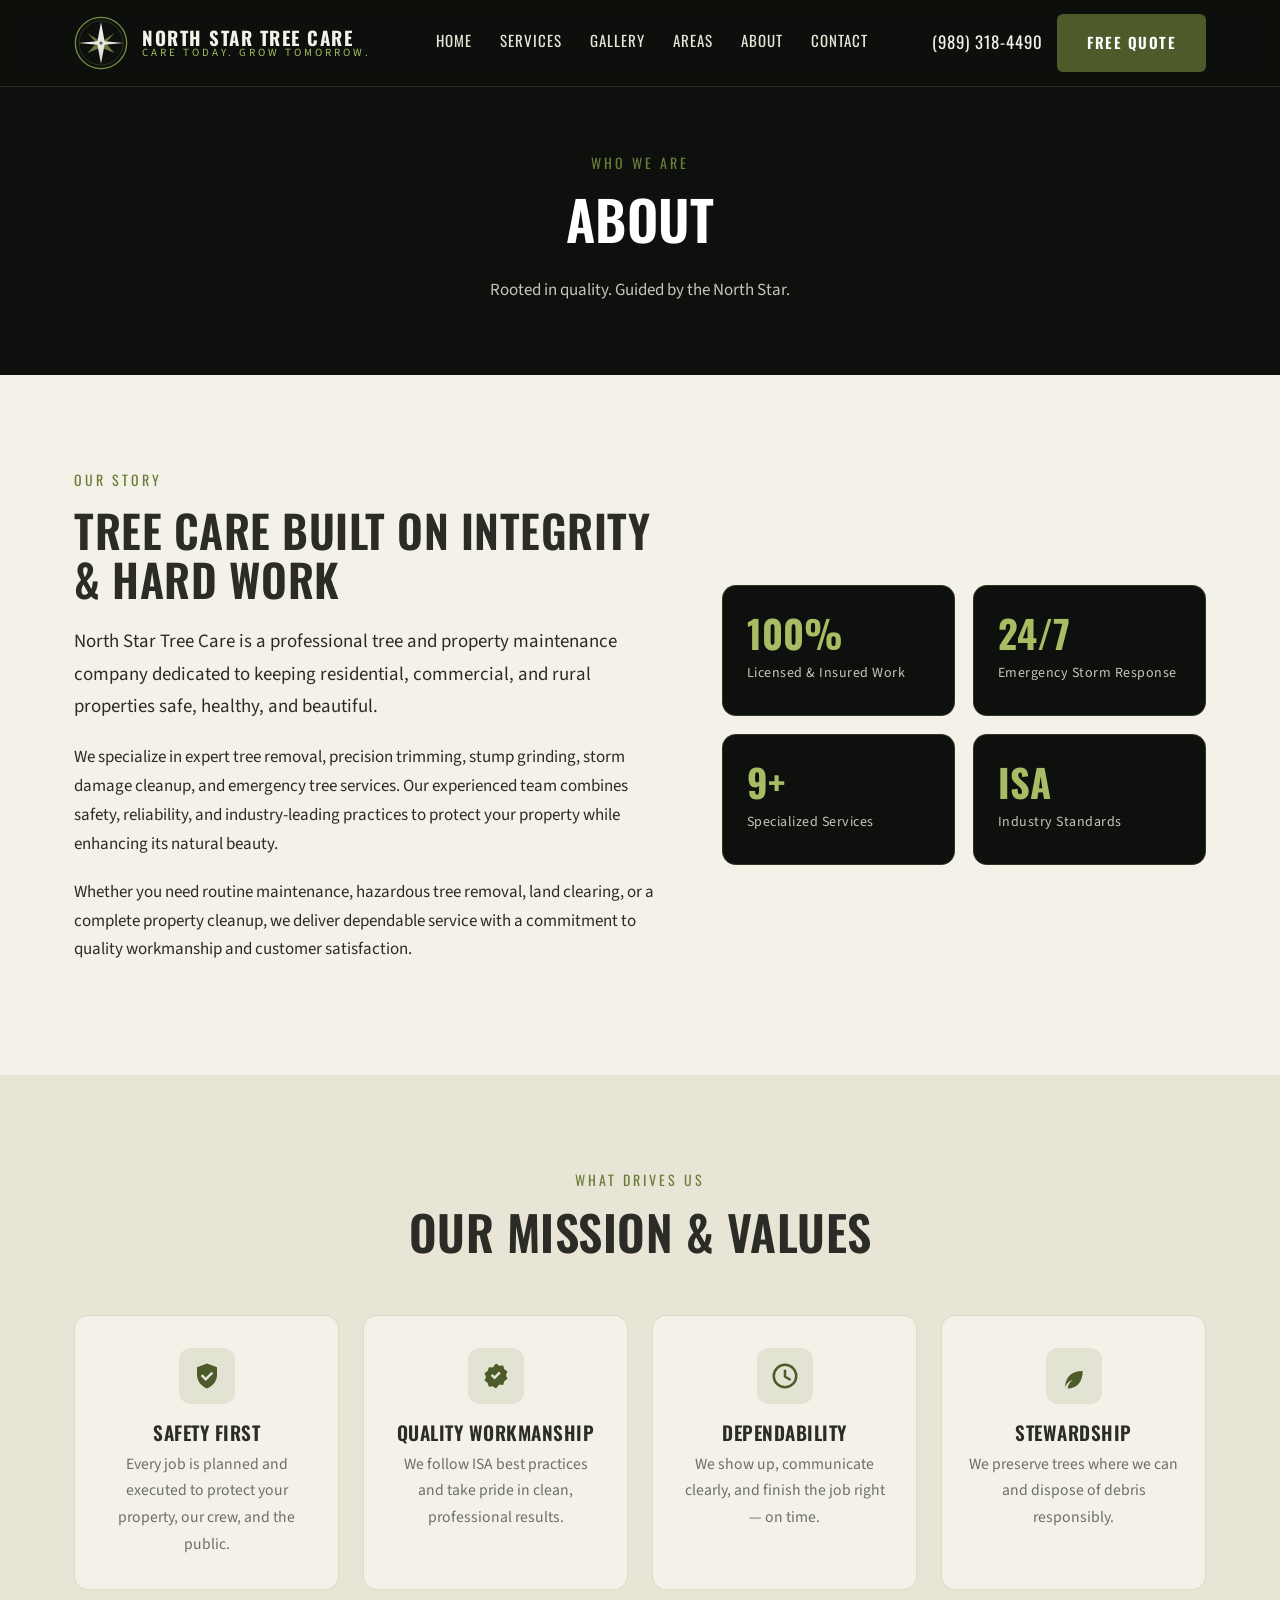
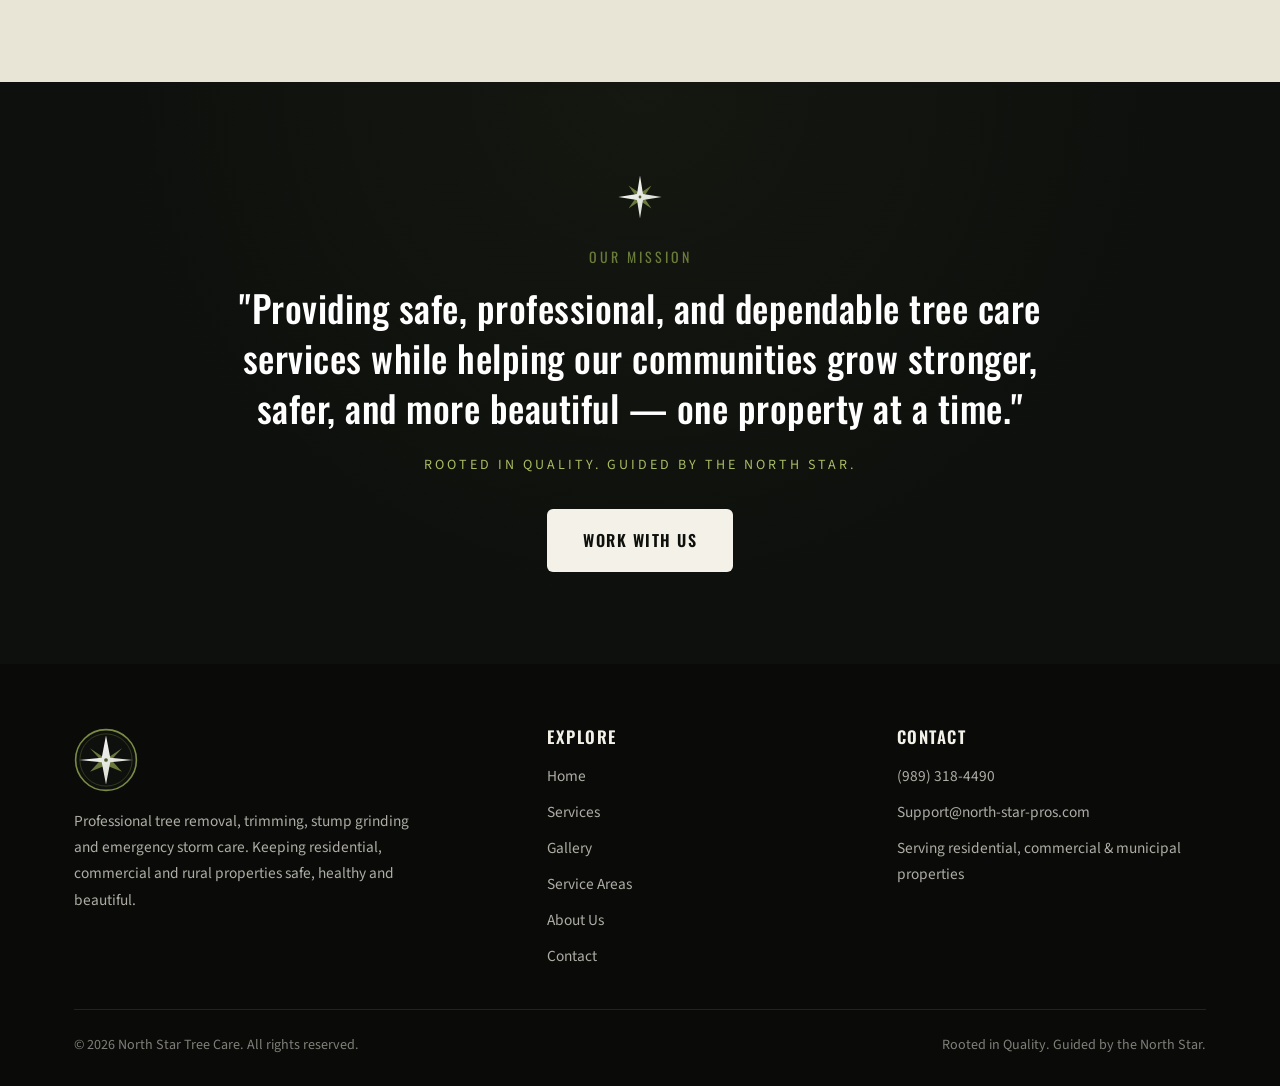
<file: preview/about.html>
<!DOCTYPE html>
<html lang="en-US">
<head>
	<meta charset="UTF-8">
	<meta name="viewport" content="width=device-width, initial-scale=1">
	<link rel="profile" href="https://gmpg.org/xfn/11">
	<link rel="preconnect" href="https://fonts.googleapis.com"><link href="https://fonts.googleapis.com/css2?family=Oswald:wght@400;500;600;700&family=Source+Sans+3:wght@400;500;600&display=swap" rel="stylesheet"><link rel="stylesheet" href="../theme/northstar-tree-care/style.css"><title>North Star Tree Care — About</title></head>
<body class="">

<header class="site-header" id="site-header">
	<div class="header-inner">
		<div class="brand">
			<a class="brand-mark-link" href="index.html"><img class="brand-mark" src="../theme/northstar-tree-care/assets/img/logo.svg" alt="North Star Tree Care"></a>							<div class="brand-text">
					<strong>North Star Tree Care</strong>
					<span>Care Today. Grow Tomorrow.</span>
				</div>
					</div>

		<nav class="primary-nav" id="primary-nav" aria-label="Primary">
			<ul><li><a href="index.html">Home</a></li><li><a href="services.html">Services</a></li><li><a href="gallery.html">Gallery</a></li><li><a href="service-areas.html">Areas</a></li><li><a href="about.html">About</a></li><li><a href="contact.html">Contact</a></li></ul>		</nav>

		<div class="header-cta">
			<a class="header-phone" href="tel:+19893184490">(989) 318-4490</a>
			<a class="btn btn--primary" href="contact.html">Free Quote</a>
			<button class="nav-toggle" id="nav-toggle" aria-label="Toggle menu" aria-expanded="false" aria-controls="primary-nav">
				<span></span><span></span><span></span>
			</button>
		</div>
	</div>
</header>
<section class="page-hero">
	<div class="container">
		<span class="eyebrow">Who We Are</span>
		<h1>About</h1>
		<p style="max-width:640px;margin:0 auto;color:rgba(244,241,232,.8);">Rooted in quality. Guided by the North Star.</p>
	</div>
</section>

<section class="section">
	<div class="container about-grid">
		<div class="about-copy">
			<span class="eyebrow">Our Story</span>
			<h2>Tree Care Built on Integrity &amp; Hard Work</h2>
			<p class="lead">North Star Tree Care is a professional tree and property maintenance company dedicated to keeping residential, commercial, and rural properties safe, healthy, and beautiful.</p>
			<p>We specialize in expert tree removal, precision trimming, stump grinding, storm damage cleanup, and emergency tree services. Our experienced team combines safety, reliability, and industry-leading practices to protect your property while enhancing its natural beauty.</p>
			<p>Whether you need routine maintenance, hazardous tree removal, land clearing, or a complete property cleanup, we deliver dependable service with a commitment to quality workmanship and customer satisfaction.</p>
					</div>
		<div class="about-stats">
			<div class="stat"><strong>100%</strong><span>Licensed &amp; Insured Work</span></div>
			<div class="stat"><strong>24/7</strong><span>Emergency Storm Response</span></div>
			<div class="stat"><strong>9+</strong><span>Specialized Services</span></div>
			<div class="stat"><strong>ISA</strong><span>Industry Standards</span></div>
		</div>
	</div>
</section>

<section class="section section--tint">
	<div class="container">
		<div class="section-head">
			<span class="eyebrow">What Drives Us</span>
			<h2>Our Mission &amp; Values</h2>
		</div>
		<div class="values-grid">
			<div class="value-card">
				<div class="service-icon"><svg viewBox="0 0 24 24" xmlns="http://www.w3.org/2000/svg" aria-hidden="true"><path d="M12 2 4 5v6c0 5 3.4 9.2 8 11 4.6-1.8 8-6 8-11V5l-8-3zm-1 14-4-4 1.4-1.4L11 13.2l4.6-4.6L17 10l-6 6z"/></svg></div>
				<h3>Safety First</h3>
				<p>Every job is planned and executed to protect your property, our crew, and the public.</p>
			</div>
			<div class="value-card">
				<div class="service-icon"><svg viewBox="0 0 24 24" xmlns="http://www.w3.org/2000/svg" aria-hidden="true"><path d="m12 2 2.6 1.8 3.1-.3 1 3 2.5 1.9-1.2 2.9 1.2 2.9-2.5 1.9-1 3-3.1-.3L12 22l-2.6-1.8-3.1.3-1-3L2.8 15.6 4 12.7l-1.2-2.9 2.5-1.9 1-3 3.1.3L12 2zm-1.2 12.8 5-5-1.4-1.4-3.6 3.6-1.6-1.6-1.4 1.4 3 3z"/></svg></div>
				<h3>Quality Workmanship</h3>
				<p>We follow ISA best practices and take pride in clean, professional results.</p>
			</div>
			<div class="value-card">
				<div class="service-icon"><svg viewBox="0 0 24 24" xmlns="http://www.w3.org/2000/svg" aria-hidden="true"><path d="M12 2a10 10 0 1 0 0 20 10 10 0 0 0 0-20zm0 18a8 8 0 1 1 0-16 8 8 0 0 1 0 16zm1-13h-2v6l5 3 1-1.7-4-2.3V7z"/></svg></div>
				<h3>Dependability</h3>
				<p>We show up, communicate clearly, and finish the job right — on time.</p>
			</div>
			<div class="value-card">
				<div class="service-icon"><svg viewBox="0 0 24 24" xmlns="http://www.w3.org/2000/svg" aria-hidden="true"><path d="M5 21c0-7 4-13 14-13 0 9-5 14-12 14 0 0 0-4 4-7-3 1-5 3-6 6z"/></svg></div>
				<h3>Stewardship</h3>
				<p>We preserve trees where we can and dispose of debris responsibly.</p>
			</div>
		</div>
	</div>
</section>

<section class="section mission">
	<div class="container">
		<img class="star-divider" src="../theme/northstar-tree-care/assets/img/star.svg" alt="">
		<span class="eyebrow">Our Mission</span>
		<blockquote>"Providing safe, professional, and dependable tree care services while helping our communities grow stronger, safer, and more beautiful — one property at a time."</blockquote>
		<cite>Rooted in Quality. Guided by the North Star.</cite>
		<div style="margin-top:30px;">
			<a class="btn btn--light btn--lg" href="contact.html">Work With Us</a>
		</div>
	</div>
</section>

<footer class="site-footer">
	<div class="container">
		<div class="footer-top">
			<div class="footer-brand">
				<a class="brand-mark-link" href="index.html"><img class="brand-mark" src="../theme/northstar-tree-care/assets/img/logo.svg" alt="North Star Tree Care"></a>				<p>Professional tree removal, trimming, stump grinding and emergency storm care. Keeping residential, commercial and rural properties safe, healthy and beautiful.</p>
							</div>

			<div class="footer-col">
				<h4>Explore</h4>
				<ul>
					<li><a href="index.html">Home</a></li>
					<li><a href="index.htmlservices/">Services</a></li>
					<li><a href="index.htmlgallery/">Gallery</a></li>
					<li><a href="index.htmlservice-areas/">Service Areas</a></li>
					<li><a href="index.htmlabout/">About Us</a></li>
					<li><a href="index.htmlcontact/">Contact</a></li>
				</ul>
			</div>

			<div class="footer-col">
				<h4>Contact</h4>
				<ul>
					<li><a href="tel:+19893184490">(989) 318-4490</a></li>
					<li><a href="mailto:Support@north-star-pros.com">Support@north-star-pros.com</a></li>
					<li>Serving residential, commercial &amp; municipal properties</li>
				</ul>
			</div>
		</div>

		<div class="footer-bottom">
			<span>&copy; 2026 North Star Tree Care. All rights reserved.</span>
			<span>Rooted in Quality. Guided by the North Star.</span>
		</div>
	</div>
</footer>

<script src="../theme/northstar-tree-care/assets/js/main.js"></script></body>
</html>
</file>
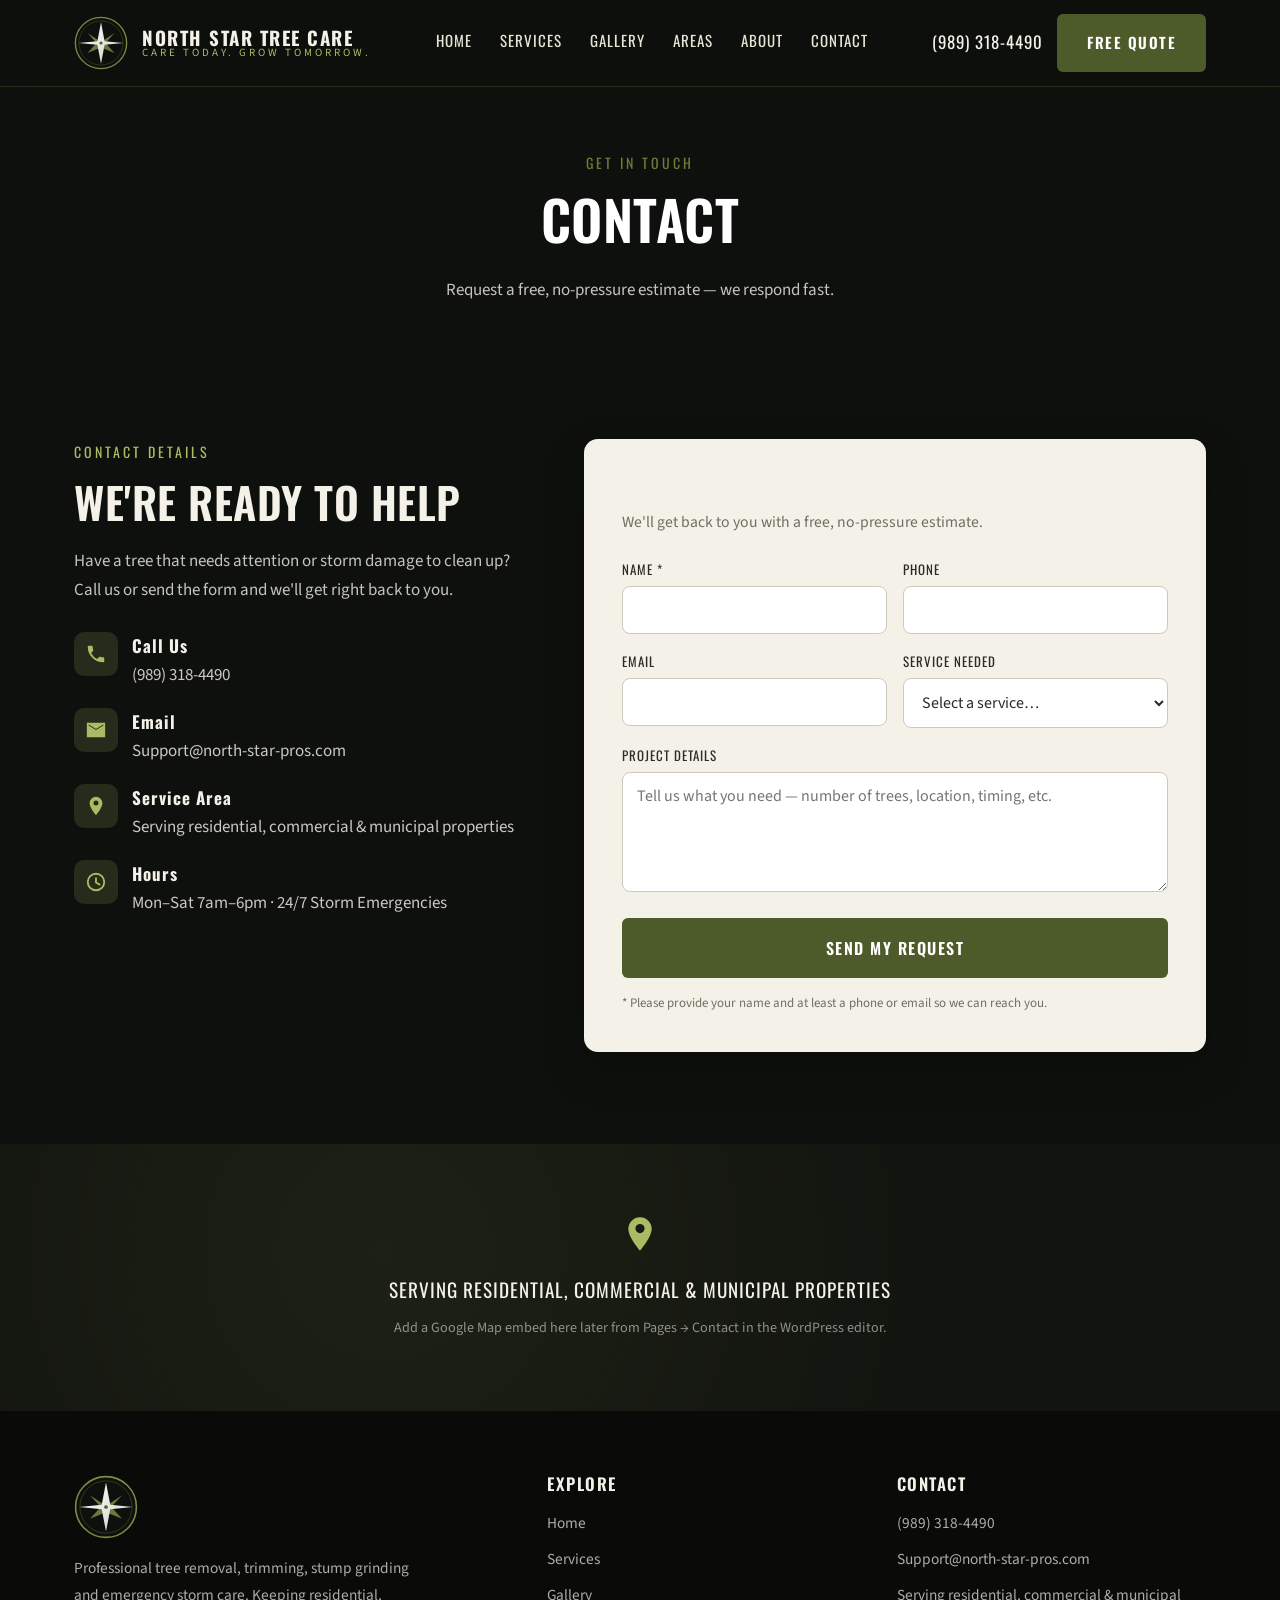
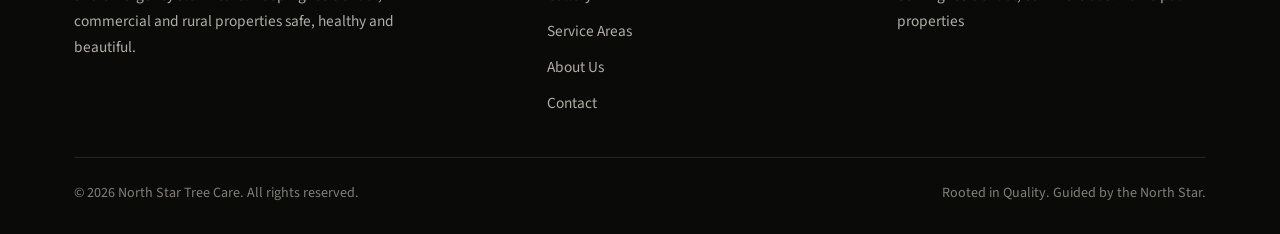
<file: preview/contact.html>
<!DOCTYPE html>
<html lang="en-US">
<head>
	<meta charset="UTF-8">
	<meta name="viewport" content="width=device-width, initial-scale=1">
	<link rel="profile" href="https://gmpg.org/xfn/11">
	<link rel="preconnect" href="https://fonts.googleapis.com"><link href="https://fonts.googleapis.com/css2?family=Oswald:wght@400;500;600;700&family=Source+Sans+3:wght@400;500;600&display=swap" rel="stylesheet"><link rel="stylesheet" href="../theme/northstar-tree-care/style.css"><title>North Star Tree Care — Contact</title></head>
<body class="">

<header class="site-header" id="site-header">
	<div class="header-inner">
		<div class="brand">
			<a class="brand-mark-link" href="index.html"><img class="brand-mark" src="../theme/northstar-tree-care/assets/img/logo.svg" alt="North Star Tree Care"></a>							<div class="brand-text">
					<strong>North Star Tree Care</strong>
					<span>Care Today. Grow Tomorrow.</span>
				</div>
					</div>

		<nav class="primary-nav" id="primary-nav" aria-label="Primary">
			<ul><li><a href="index.html">Home</a></li><li><a href="services.html">Services</a></li><li><a href="gallery.html">Gallery</a></li><li><a href="service-areas.html">Areas</a></li><li><a href="about.html">About</a></li><li><a href="contact.html">Contact</a></li></ul>		</nav>

		<div class="header-cta">
			<a class="header-phone" href="tel:+19893184490">(989) 318-4490</a>
			<a class="btn btn--primary" href="contact.html">Free Quote</a>
			<button class="nav-toggle" id="nav-toggle" aria-label="Toggle menu" aria-expanded="false" aria-controls="primary-nav">
				<span></span><span></span><span></span>
			</button>
		</div>
	</div>
</header>
<section class="page-hero">
	<div class="container">
		<span class="eyebrow">Get In Touch</span>
		<h1>Contact</h1>
		<p style="max-width:640px;margin:0 auto;color:rgba(244,241,232,.8);">Request a free, no-pressure estimate — we respond fast.</p>
	</div>
</section>

<section class="section section--dark" style="padding-top:64px;">
	<div class="container contact-grid">
		<div class="contact-info">
			<span class="eyebrow">Contact Details</span>
			<h2>We're Ready to Help</h2>
			<p>Have a tree that needs attention or storm damage to clean up? Call us or send the form and we'll get right back to you.</p>
						<ul class="contact-list">
				<li>
					<span class="ci-icon"><svg viewBox="0 0 24 24" xmlns="http://www.w3.org/2000/svg" aria-hidden="true"><path d="M6.6 10.8a15.5 15.5 0 0 0 6.6 6.6l2.2-2.2a1 1 0 0 1 1-.24 11.4 11.4 0 0 0 3.6.6 1 1 0 0 1 1 1V20a1 1 0 0 1-1 1A17 17 0 0 1 3 4a1 1 0 0 1 1-1h3.4a1 1 0 0 1 1 1 11.4 11.4 0 0 0 .6 3.6 1 1 0 0 1-.25 1l-2.15 2.2z"/></svg></span>
					<div><strong>Call Us</strong><a href="tel:+19893184490">(989) 318-4490</a></div>
				</li>
				<li>
					<span class="ci-icon"><svg viewBox="0 0 24 24" xmlns="http://www.w3.org/2000/svg" aria-hidden="true"><path d="M2 4h20v16H2V4zm10 7L4 6v1l8 5 8-5V6l-8 5z"/></svg></span>
					<div><strong>Email</strong><a href="mailto:Support@north-star-pros.com">Support@north-star-pros.com</a></div>
				</li>
				<li>
					<span class="ci-icon"><svg viewBox="0 0 24 24" xmlns="http://www.w3.org/2000/svg" aria-hidden="true"><path d="M12 2a7 7 0 0 0-7 7c0 5 7 13 7 13s7-8 7-13a7 7 0 0 0-7-7zm0 9.5A2.5 2.5 0 1 1 12 6a2.5 2.5 0 0 1 0 5.5z"/></svg></span>
					<div><strong>Service Area</strong><span>Serving residential, commercial &amp; municipal properties</span></div>
				</li>
				<li>
					<span class="ci-icon"><svg viewBox="0 0 24 24" xmlns="http://www.w3.org/2000/svg" aria-hidden="true"><path d="M12 2a10 10 0 1 0 0 20 10 10 0 0 0 0-20zm0 18a8 8 0 1 1 0-16 8 8 0 0 1 0 16zm1-13h-2v6l5 3 1-1.7-4-2.3V7z"/></svg></span>
					<div><strong>Hours</strong><span>Mon–Sat 7am–6pm · 24/7 Storm Emergencies</span></div>
				</li>
			</ul>
		</div>

		<form class="quote-form" action="#" method="post">
	<h3>Tell Us About Your Project</h3>
	<p class="form-sub">We'll get back to you with a free, no-pressure estimate.</p>

	
	<input type="hidden" name="action" value="ns_quote">
	<input type="hidden" name="ns_quote_nonce" value="preview">	<!-- Honeypot: hidden from humans -->
	<div class="hp-field" aria-hidden="true">
		<label>Company Website</label>
		<input type="text" name="company_website" tabindex="-1" autocomplete="off">
	</div>

	<div class="form-row">
		<div class="field">
			<label for="qf-name">Name *</label>
			<input id="qf-name" type="text" name="name" required>
		</div>
		<div class="field">
			<label for="qf-phone">Phone</label>
			<input id="qf-phone" type="tel" name="phone">
		</div>
	</div>
	<div class="form-row">
		<div class="field">
			<label for="qf-email">Email</label>
			<input id="qf-email" type="email" name="email">
		</div>
		<div class="field">
			<label for="qf-service">Service Needed</label>
			<select id="qf-service" name="service">
				<option value="">Select a service…</option>
									<option value="Tree Removal">Tree Removal</option>
									<option value="Tree Trimming &amp; Pruning">Tree Trimming &amp; Pruning</option>
									<option value="Stump Grinding">Stump Grinding</option>
									<option value="Emergency Storm Cleanup">Emergency Storm Cleanup</option>
									<option value="Land &amp; Brush Clearing">Land &amp; Brush Clearing</option>
									<option value="Lot Preparation">Lot Preparation</option>
									<option value="Property Maintenance">Property Maintenance</option>
									<option value="Shrub &amp; Hedge Care">Shrub &amp; Hedge Care</option>
									<option value="Commercial &amp; Residential">Commercial &amp; Residential</option>
								<option value="Other">Other / Not sure</option>
			</select>
		</div>
	</div>
	<div class="field">
		<label for="qf-message">Project Details</label>
		<textarea id="qf-message" name="message" placeholder="Tell us what you need — number of trees, location, timing, etc."></textarea>
	</div>
	<button type="submit" class="btn btn--primary btn--lg" style="width:100%; justify-content:center;">Send My Request</button>
	<p class="form-note">* Please provide your name and at least a phone or email so we can reach you.</p>
</form>
	</div>
</section>

<section class="map-band" aria-label="Service area">
	<div class="map-overlay">
		<div class="container">
			<svg viewBox="0 0 24 24" xmlns="http://www.w3.org/2000/svg" aria-hidden="true"><path d="M12 2a7 7 0 0 0-7 7c0 5 7 13 7 13s7-8 7-13a7 7 0 0 0-7-7zm0 9.5A2.5 2.5 0 1 1 12 6a2.5 2.5 0 0 1 0 5.5z"/></svg>			<p>Serving residential, commercial &amp; municipal properties</p>
			<small>Add a Google Map embed here later from Pages → Contact in the WordPress editor.</small>
		</div>
	</div>
</section>

<footer class="site-footer">
	<div class="container">
		<div class="footer-top">
			<div class="footer-brand">
				<a class="brand-mark-link" href="index.html"><img class="brand-mark" src="../theme/northstar-tree-care/assets/img/logo.svg" alt="North Star Tree Care"></a>				<p>Professional tree removal, trimming, stump grinding and emergency storm care. Keeping residential, commercial and rural properties safe, healthy and beautiful.</p>
							</div>

			<div class="footer-col">
				<h4>Explore</h4>
				<ul>
					<li><a href="index.html">Home</a></li>
					<li><a href="index.htmlservices/">Services</a></li>
					<li><a href="index.htmlgallery/">Gallery</a></li>
					<li><a href="index.htmlservice-areas/">Service Areas</a></li>
					<li><a href="index.htmlabout/">About Us</a></li>
					<li><a href="index.htmlcontact/">Contact</a></li>
				</ul>
			</div>

			<div class="footer-col">
				<h4>Contact</h4>
				<ul>
					<li><a href="tel:+19893184490">(989) 318-4490</a></li>
					<li><a href="mailto:Support@north-star-pros.com">Support@north-star-pros.com</a></li>
					<li>Serving residential, commercial &amp; municipal properties</li>
				</ul>
			</div>
		</div>

		<div class="footer-bottom">
			<span>&copy; 2026 North Star Tree Care. All rights reserved.</span>
			<span>Rooted in Quality. Guided by the North Star.</span>
		</div>
	</div>
</footer>

<script src="../theme/northstar-tree-care/assets/js/main.js"></script></body>
</html>
</file>
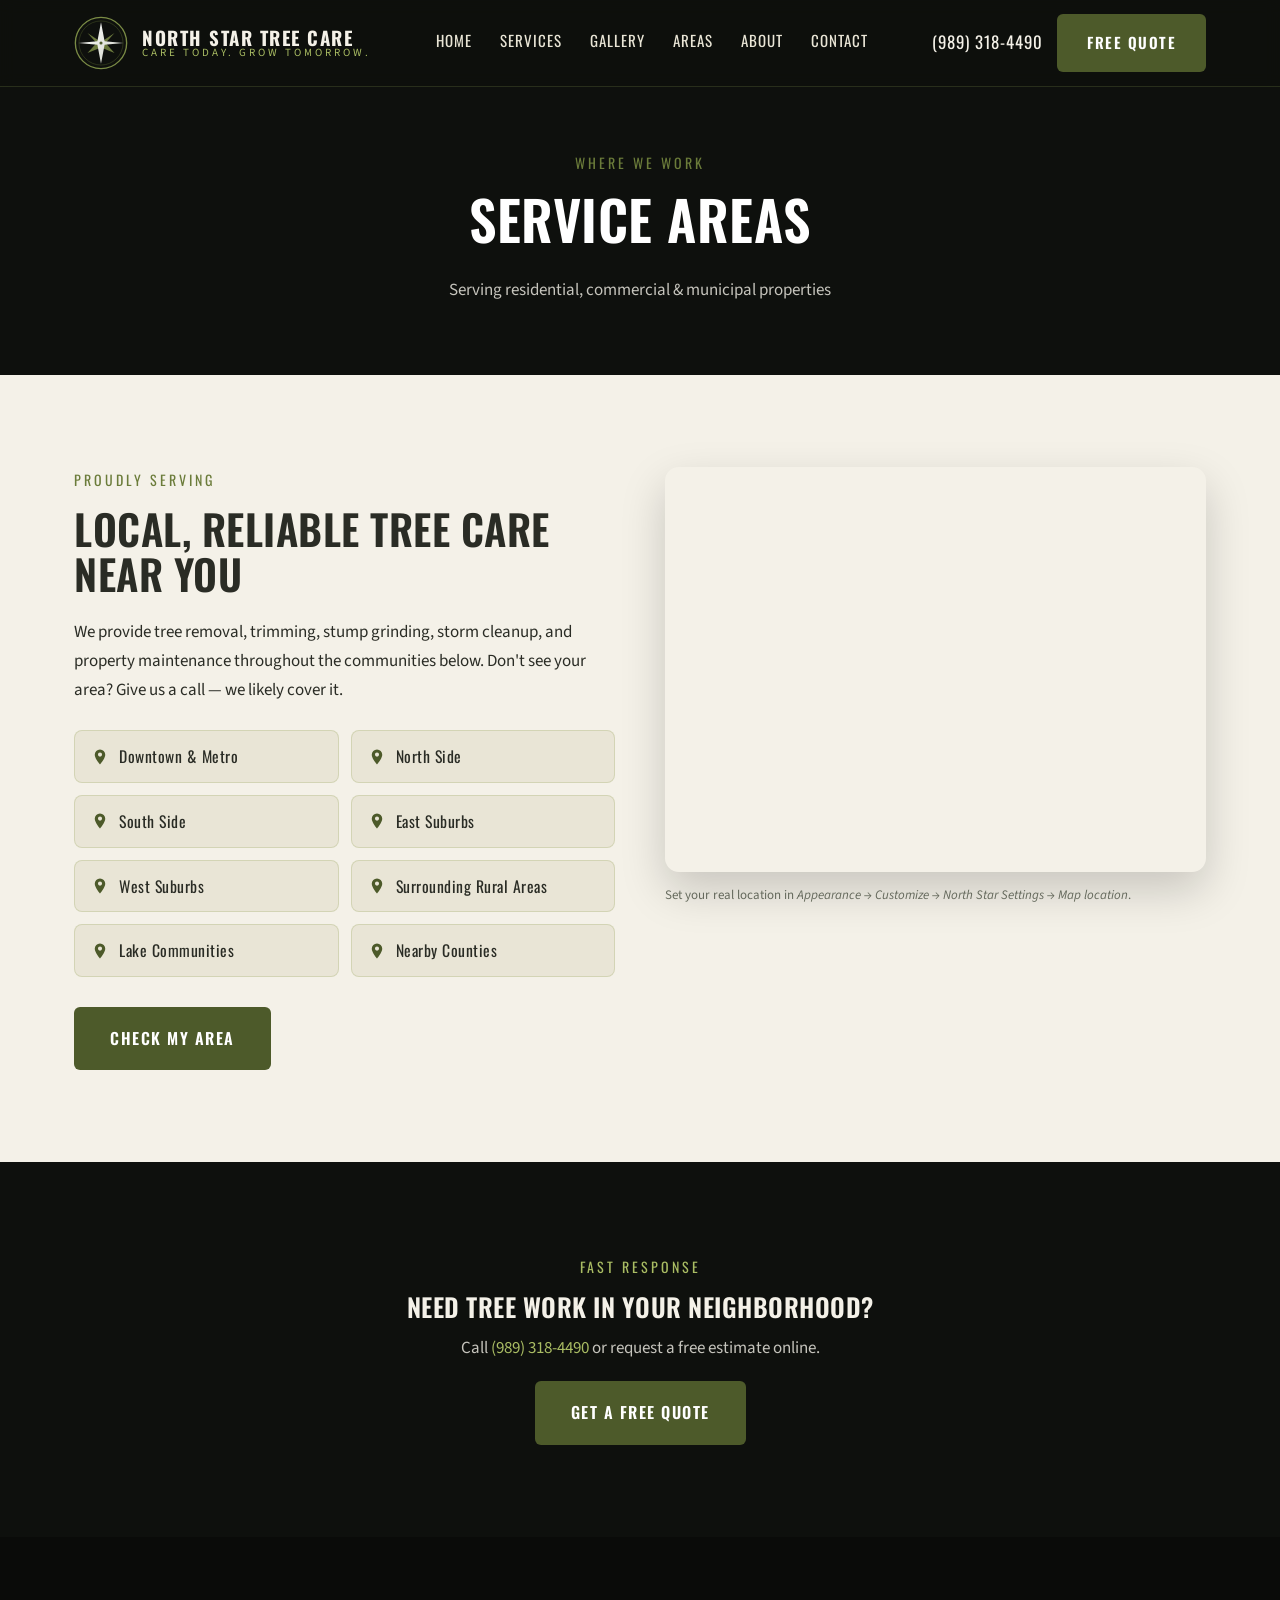
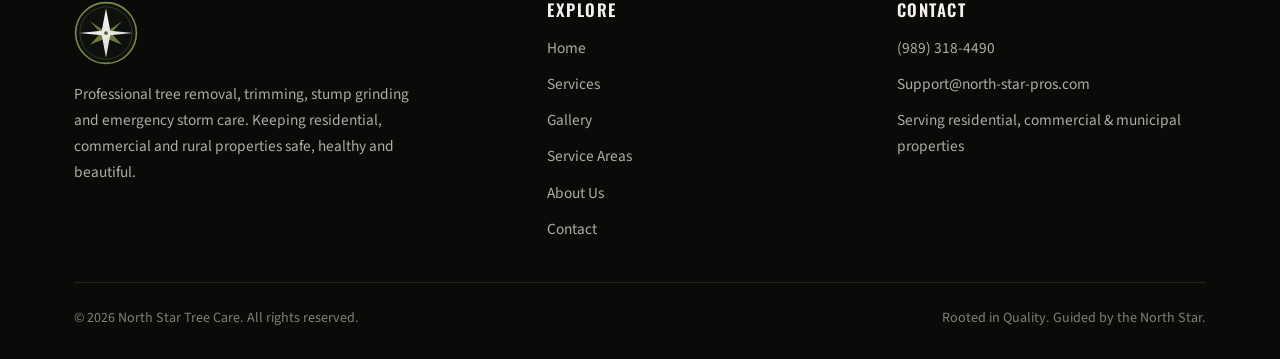
<file: preview/service-areas.html>
<!DOCTYPE html>
<html lang="en-US">
<head>
	<meta charset="UTF-8">
	<meta name="viewport" content="width=device-width, initial-scale=1">
	<link rel="profile" href="https://gmpg.org/xfn/11">
	<link rel="preconnect" href="https://fonts.googleapis.com"><link href="https://fonts.googleapis.com/css2?family=Oswald:wght@400;500;600;700&family=Source+Sans+3:wght@400;500;600&display=swap" rel="stylesheet"><link rel="stylesheet" href="../theme/northstar-tree-care/style.css"><title>North Star Tree Care — Service Areas</title></head>
<body class="">

<header class="site-header" id="site-header">
	<div class="header-inner">
		<div class="brand">
			<a class="brand-mark-link" href="index.html"><img class="brand-mark" src="../theme/northstar-tree-care/assets/img/logo.svg" alt="North Star Tree Care"></a>							<div class="brand-text">
					<strong>North Star Tree Care</strong>
					<span>Care Today. Grow Tomorrow.</span>
				</div>
					</div>

		<nav class="primary-nav" id="primary-nav" aria-label="Primary">
			<ul><li><a href="index.html">Home</a></li><li><a href="services.html">Services</a></li><li><a href="gallery.html">Gallery</a></li><li><a href="service-areas.html">Areas</a></li><li><a href="about.html">About</a></li><li><a href="contact.html">Contact</a></li></ul>		</nav>

		<div class="header-cta">
			<a class="header-phone" href="tel:+19893184490">(989) 318-4490</a>
			<a class="btn btn--primary" href="contact.html">Free Quote</a>
			<button class="nav-toggle" id="nav-toggle" aria-label="Toggle menu" aria-expanded="false" aria-controls="primary-nav">
				<span></span><span></span><span></span>
			</button>
		</div>
	</div>
</header>
<section class="page-hero">
	<div class="container">
		<span class="eyebrow">Where We Work</span>
		<h1>Service Areas</h1>
		<p style="max-width:640px;margin:0 auto;color:rgba(244,241,232,.8);">Serving residential, commercial &amp; municipal properties</p>
	</div>
</section>


<section class="section">
	<div class="container areas-layout">
		<div class="areas-copy">
			<span class="eyebrow">Proudly Serving</span>
			<h2>Local, Reliable Tree Care Near You</h2>
			<p>We provide tree removal, trimming, stump grinding, storm cleanup, and property maintenance throughout the communities below. Don't see your area? Give us a call — we likely cover it.</p>
			<ul class="areas-grid">
									<li class="area-chip"><svg viewBox="0 0 24 24" xmlns="http://www.w3.org/2000/svg" aria-hidden="true"><path d="M12 2a7 7 0 0 0-7 7c0 5 7 13 7 13s7-8 7-13a7 7 0 0 0-7-7zm0 9.5A2.5 2.5 0 1 1 12 6a2.5 2.5 0 0 1 0 5.5z"/></svg><span>Downtown &amp; Metro</span></li>
									<li class="area-chip"><svg viewBox="0 0 24 24" xmlns="http://www.w3.org/2000/svg" aria-hidden="true"><path d="M12 2a7 7 0 0 0-7 7c0 5 7 13 7 13s7-8 7-13a7 7 0 0 0-7-7zm0 9.5A2.5 2.5 0 1 1 12 6a2.5 2.5 0 0 1 0 5.5z"/></svg><span>North Side</span></li>
									<li class="area-chip"><svg viewBox="0 0 24 24" xmlns="http://www.w3.org/2000/svg" aria-hidden="true"><path d="M12 2a7 7 0 0 0-7 7c0 5 7 13 7 13s7-8 7-13a7 7 0 0 0-7-7zm0 9.5A2.5 2.5 0 1 1 12 6a2.5 2.5 0 0 1 0 5.5z"/></svg><span>South Side</span></li>
									<li class="area-chip"><svg viewBox="0 0 24 24" xmlns="http://www.w3.org/2000/svg" aria-hidden="true"><path d="M12 2a7 7 0 0 0-7 7c0 5 7 13 7 13s7-8 7-13a7 7 0 0 0-7-7zm0 9.5A2.5 2.5 0 1 1 12 6a2.5 2.5 0 0 1 0 5.5z"/></svg><span>East Suburbs</span></li>
									<li class="area-chip"><svg viewBox="0 0 24 24" xmlns="http://www.w3.org/2000/svg" aria-hidden="true"><path d="M12 2a7 7 0 0 0-7 7c0 5 7 13 7 13s7-8 7-13a7 7 0 0 0-7-7zm0 9.5A2.5 2.5 0 1 1 12 6a2.5 2.5 0 0 1 0 5.5z"/></svg><span>West Suburbs</span></li>
									<li class="area-chip"><svg viewBox="0 0 24 24" xmlns="http://www.w3.org/2000/svg" aria-hidden="true"><path d="M12 2a7 7 0 0 0-7 7c0 5 7 13 7 13s7-8 7-13a7 7 0 0 0-7-7zm0 9.5A2.5 2.5 0 1 1 12 6a2.5 2.5 0 0 1 0 5.5z"/></svg><span>Surrounding Rural Areas</span></li>
									<li class="area-chip"><svg viewBox="0 0 24 24" xmlns="http://www.w3.org/2000/svg" aria-hidden="true"><path d="M12 2a7 7 0 0 0-7 7c0 5 7 13 7 13s7-8 7-13a7 7 0 0 0-7-7zm0 9.5A2.5 2.5 0 1 1 12 6a2.5 2.5 0 0 1 0 5.5z"/></svg><span>Lake Communities</span></li>
									<li class="area-chip"><svg viewBox="0 0 24 24" xmlns="http://www.w3.org/2000/svg" aria-hidden="true"><path d="M12 2a7 7 0 0 0-7 7c0 5 7 13 7 13s7-8 7-13a7 7 0 0 0-7-7zm0 9.5A2.5 2.5 0 1 1 12 6a2.5 2.5 0 0 1 0 5.5z"/></svg><span>Nearby Counties</span></li>
							</ul>
			<a class="btn btn--primary btn--lg" href="contact.html">Check My Area</a>
		</div>
		<div class="areas-map">
			<div class="map-embed">
				<iframe
					title="Service area map"
					src="https://maps.google.com/maps?q=United%20States&amp;z=10&amp;ie=UTF8&amp;iwloc=&amp;output=embed"
					width="600" height="450" style="border:0;"
					loading="lazy" referrerpolicy="no-referrer-when-downgrade"></iframe>
			</div>
			<p class="map-tip">Set your real location in <em>Appearance → Customize → North Star Settings → Map location</em>.</p>
		</div>
	</div>
</section>

<section class="section section--dark" style="text-align:center;">
	<div class="container" style="max-width:720px;">
		<span class="eyebrow">Fast Response</span>
		<h2>Need Tree Work in Your Neighborhood?</h2>
		<p style="color:rgba(244,241,232,.8);">Call <a href="tel:+19893184490" style="color:var(--ns-olive-bright);">(989) 318-4490</a> or request a free estimate online.</p>
		<a class="btn btn--primary btn--lg" href="contact.html">Get a Free Quote</a>
	</div>
</section>

<footer class="site-footer">
	<div class="container">
		<div class="footer-top">
			<div class="footer-brand">
				<a class="brand-mark-link" href="index.html"><img class="brand-mark" src="../theme/northstar-tree-care/assets/img/logo.svg" alt="North Star Tree Care"></a>				<p>Professional tree removal, trimming, stump grinding and emergency storm care. Keeping residential, commercial and rural properties safe, healthy and beautiful.</p>
							</div>

			<div class="footer-col">
				<h4>Explore</h4>
				<ul>
					<li><a href="index.html">Home</a></li>
					<li><a href="index.htmlservices/">Services</a></li>
					<li><a href="index.htmlgallery/">Gallery</a></li>
					<li><a href="index.htmlservice-areas/">Service Areas</a></li>
					<li><a href="index.htmlabout/">About Us</a></li>
					<li><a href="index.htmlcontact/">Contact</a></li>
				</ul>
			</div>

			<div class="footer-col">
				<h4>Contact</h4>
				<ul>
					<li><a href="tel:+19893184490">(989) 318-4490</a></li>
					<li><a href="mailto:Support@north-star-pros.com">Support@north-star-pros.com</a></li>
					<li>Serving residential, commercial &amp; municipal properties</li>
				</ul>
			</div>
		</div>

		<div class="footer-bottom">
			<span>&copy; 2026 North Star Tree Care. All rights reserved.</span>
			<span>Rooted in Quality. Guided by the North Star.</span>
		</div>
	</div>
</footer>

<script src="../theme/northstar-tree-care/assets/js/main.js"></script></body>
</html>
</file>
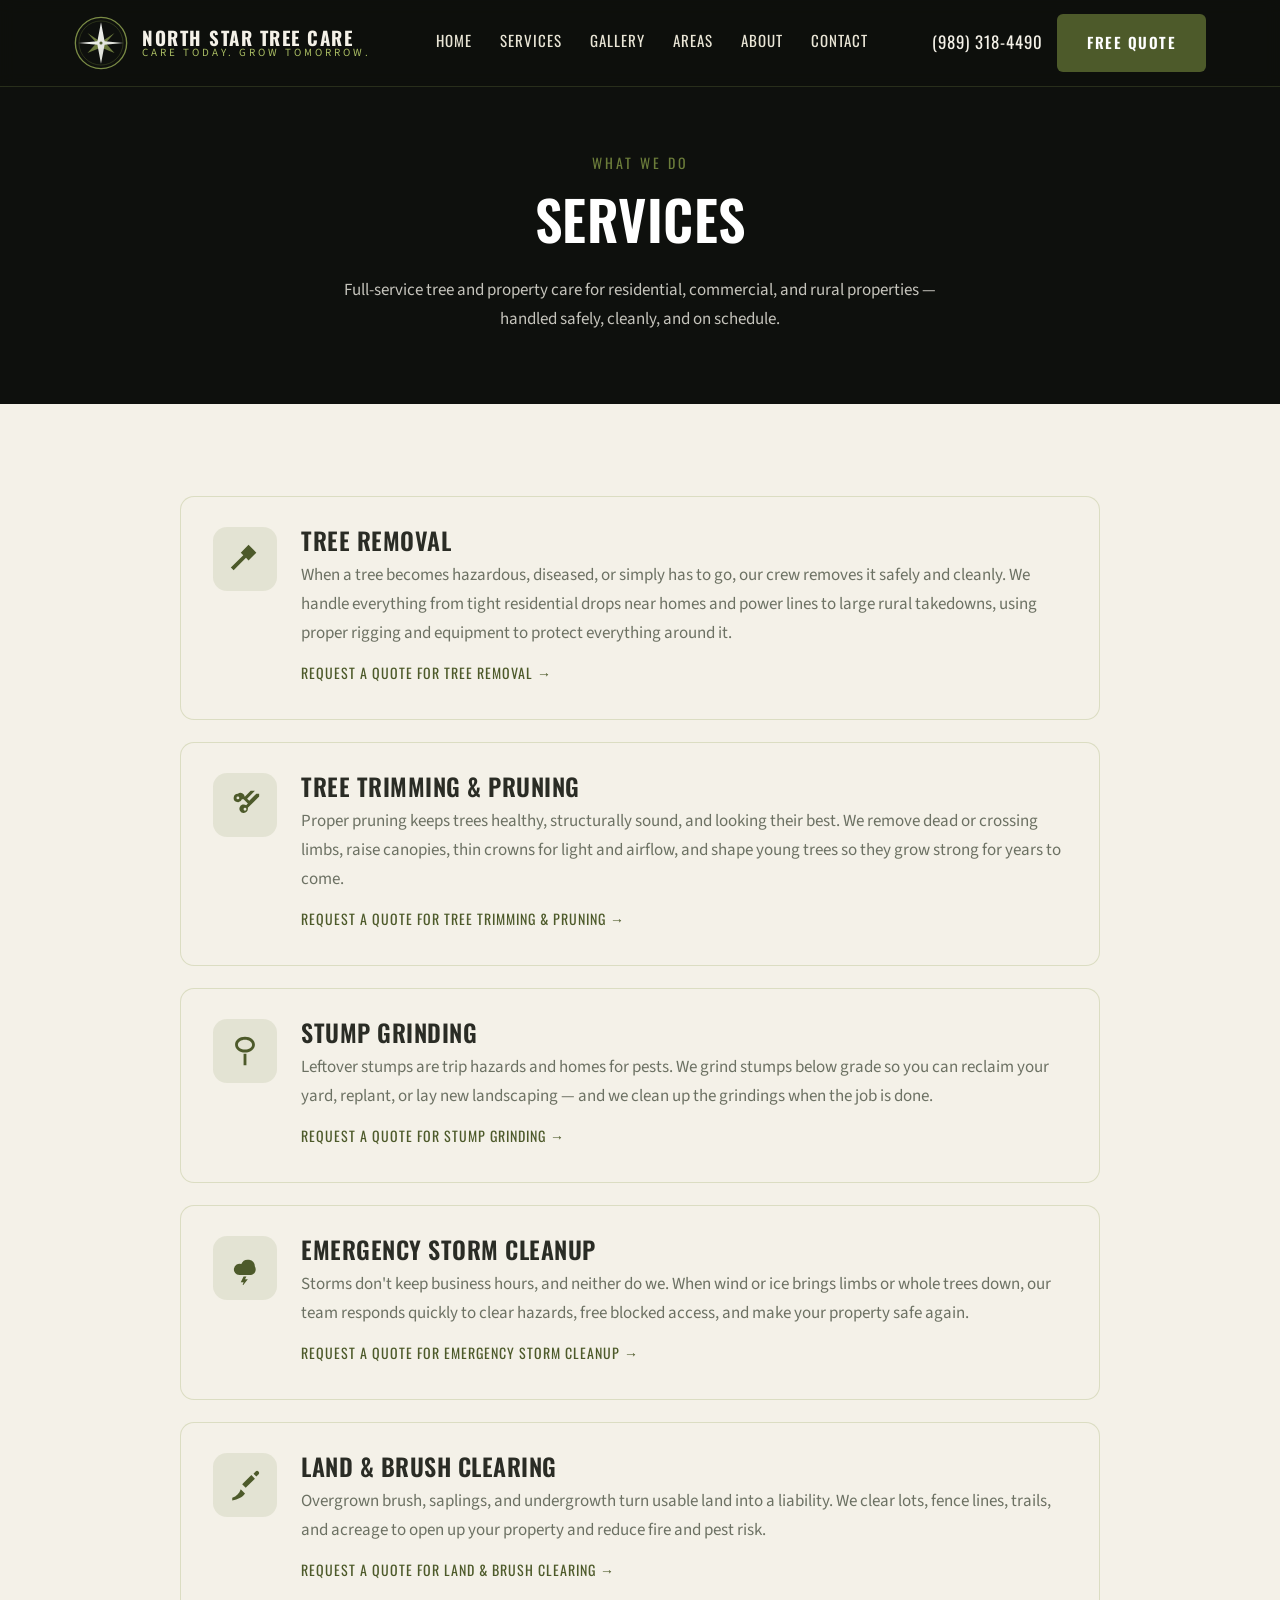
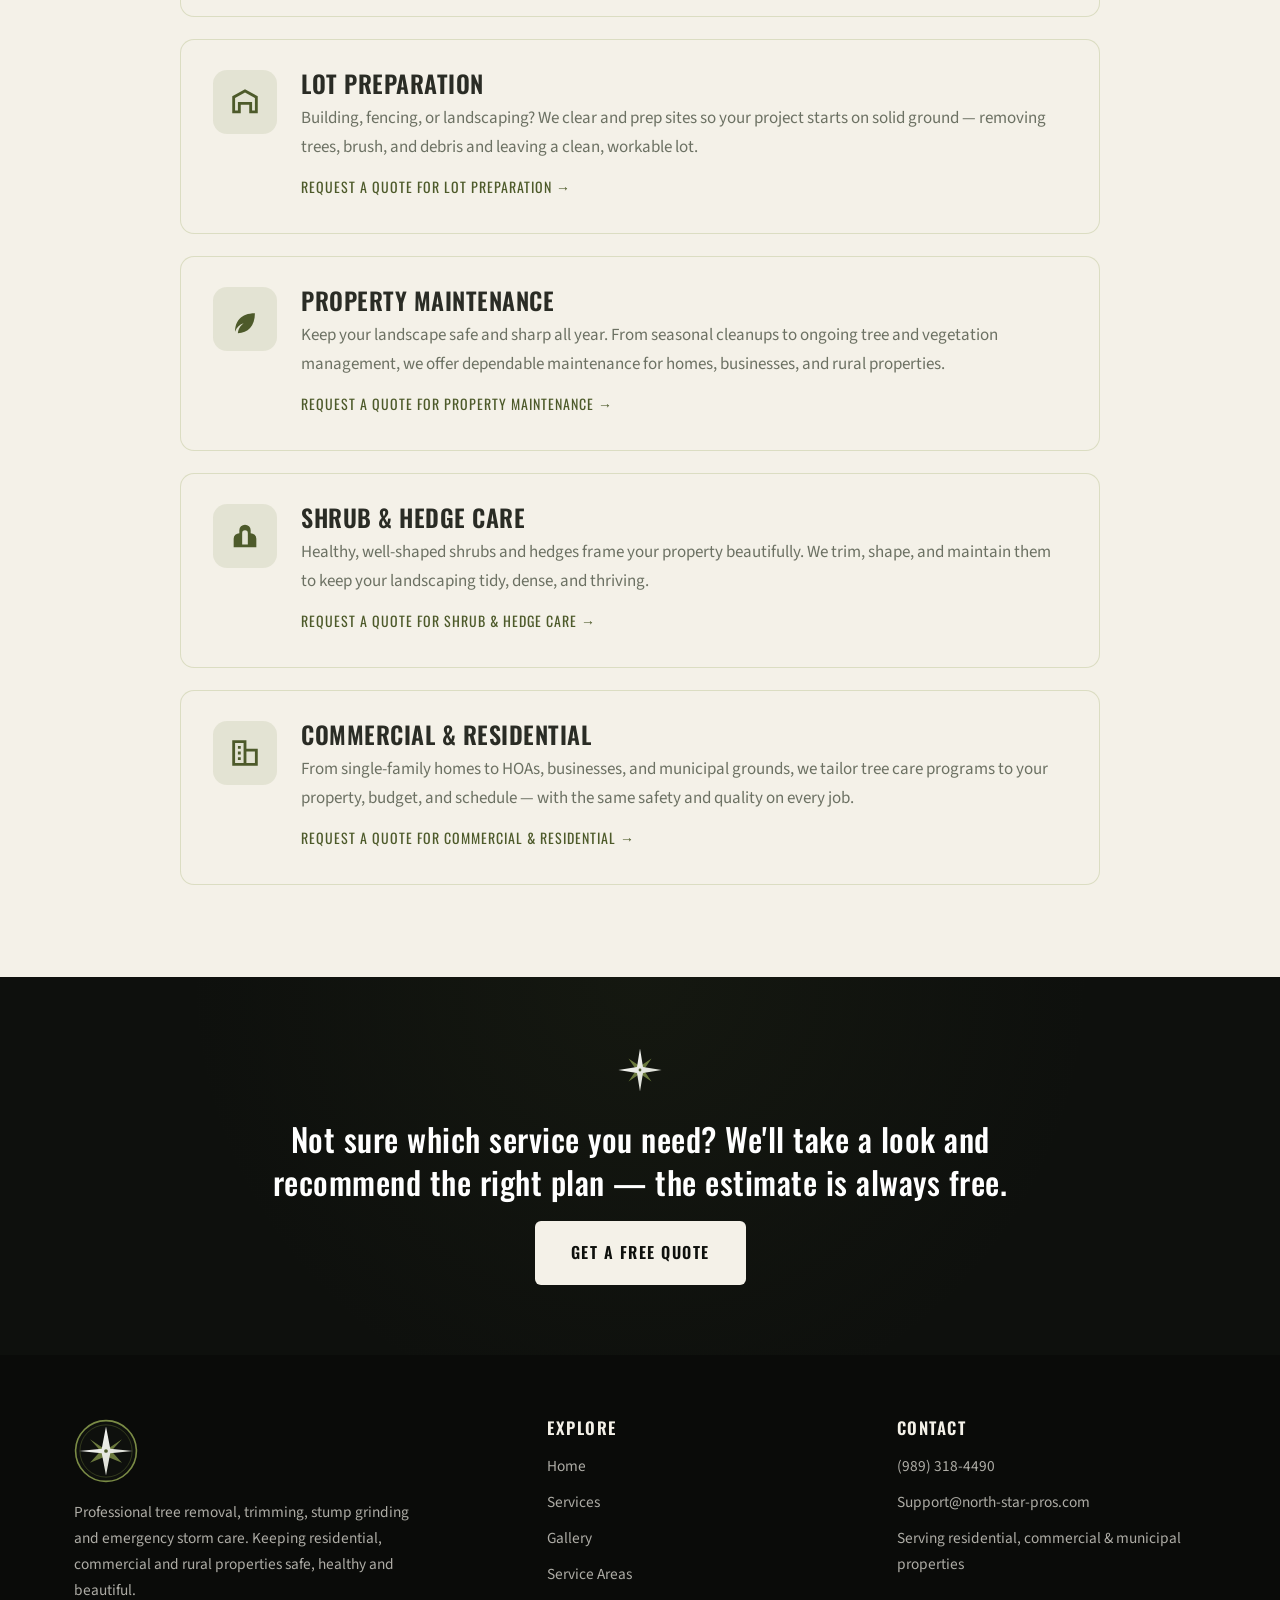
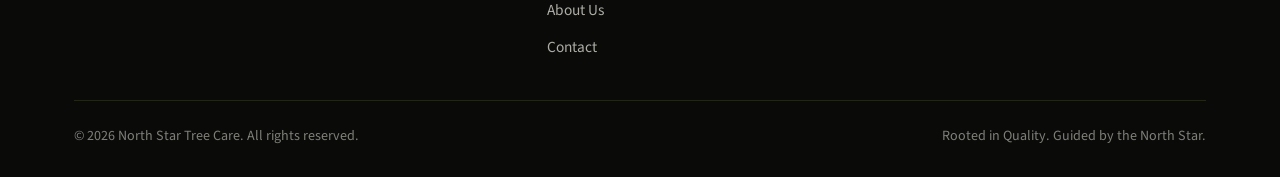
<file: preview/services.html>
<!DOCTYPE html>
<html lang="en-US">
<head>
	<meta charset="UTF-8">
	<meta name="viewport" content="width=device-width, initial-scale=1">
	<link rel="profile" href="https://gmpg.org/xfn/11">
	<link rel="preconnect" href="https://fonts.googleapis.com"><link href="https://fonts.googleapis.com/css2?family=Oswald:wght@400;500;600;700&family=Source+Sans+3:wght@400;500;600&display=swap" rel="stylesheet"><link rel="stylesheet" href="../theme/northstar-tree-care/style.css"><title>North Star Tree Care — Services</title></head>
<body class="">

<header class="site-header" id="site-header">
	<div class="header-inner">
		<div class="brand">
			<a class="brand-mark-link" href="index.html"><img class="brand-mark" src="../theme/northstar-tree-care/assets/img/logo.svg" alt="North Star Tree Care"></a>							<div class="brand-text">
					<strong>North Star Tree Care</strong>
					<span>Care Today. Grow Tomorrow.</span>
				</div>
					</div>

		<nav class="primary-nav" id="primary-nav" aria-label="Primary">
			<ul><li><a href="index.html">Home</a></li><li><a href="services.html">Services</a></li><li><a href="gallery.html">Gallery</a></li><li><a href="service-areas.html">Areas</a></li><li><a href="about.html">About</a></li><li><a href="contact.html">Contact</a></li></ul>		</nav>

		<div class="header-cta">
			<a class="header-phone" href="tel:+19893184490">(989) 318-4490</a>
			<a class="btn btn--primary" href="contact.html">Free Quote</a>
			<button class="nav-toggle" id="nav-toggle" aria-label="Toggle menu" aria-expanded="false" aria-controls="primary-nav">
				<span></span><span></span><span></span>
			</button>
		</div>
	</div>
</header>
<section class="page-hero">
	<div class="container">
		<span class="eyebrow">What We Do</span>
		<h1>Services</h1>
		<p style="max-width:640px;margin:0 auto;color:rgba(244,241,232,.8);">Full-service tree and property care for residential, commercial, and rural properties — handled safely, cleanly, and on schedule.</p>
	</div>
</section>


<section class="section">
	<div class="container">
		<div class="service-list">
							<article class="service-detail" id="service-0">
					<div class="service-detail-icon"><svg viewBox="0 0 24 24" xmlns="http://www.w3.org/2000/svg" aria-hidden="true"><path d="M14.5 2 9 7.5l1.8 1.8-7 7L2 18l2 2 1.7-1.8 7-7 1.8 1.8L20 7.5 14.5 2z"/></svg></div>
					<div class="service-detail-body">
						<h2>Tree Removal</h2>
						<p>When a tree becomes hazardous, diseased, or simply has to go, our crew removes it safely and cleanly. We handle everything from tight residential drops near homes and power lines to large rural takedowns, using proper rigging and equipment to protect everything around it.</p>
						<a class="text-link" href="contact.html">Request a quote for Tree Removal →</a>
					</div>
				</article>
							<article class="service-detail" id="service-1">
					<div class="service-detail-icon"><svg viewBox="0 0 24 24" xmlns="http://www.w3.org/2000/svg" aria-hidden="true"><path d="M7 4a3 3 0 1 0 2.83 4H11l3 3-1.17 1.17A3 3 0 1 0 14 14l8-8V4h-2l-5 5-1.5-1.5L19 2h-3l-4.17 4.17A3 3 0 0 0 7 4zm0 4a1 1 0 1 1 0-2 1 1 0 0 1 0 2zm5 8a1 1 0 1 1 0-2 1 1 0 0 1 0 2z"/></svg></div>
					<div class="service-detail-body">
						<h2>Tree Trimming &amp; Pruning</h2>
						<p>Proper pruning keeps trees healthy, structurally sound, and looking their best. We remove dead or crossing limbs, raise canopies, thin crowns for light and airflow, and shape young trees so they grow strong for years to come.</p>
						<a class="text-link" href="contact.html">Request a quote for Tree Trimming &amp; Pruning →</a>
					</div>
				</article>
							<article class="service-detail" id="service-2">
					<div class="service-detail-icon"><svg viewBox="0 0 24 24" xmlns="http://www.w3.org/2000/svg" aria-hidden="true"><path d="M12 2C8 2 5 4.5 5 7.5S8 13 12 13s7-2.5 7-5.5S16 2 12 2zm0 9c-2.8 0-5-1.6-5-3.5S9.2 4 12 4s5 1.6 5 3.5S14.8 11 12 11zm-1 3h2v8h-2z"/></svg></div>
					<div class="service-detail-body">
						<h2>Stump Grinding</h2>
						<p>Leftover stumps are trip hazards and homes for pests. We grind stumps below grade so you can reclaim your yard, replant, or lay new landscaping — and we clean up the grindings when the job is done.</p>
						<a class="text-link" href="contact.html">Request a quote for Stump Grinding →</a>
					</div>
				</article>
							<article class="service-detail" id="service-3">
					<div class="service-detail-icon"><svg viewBox="0 0 24 24" xmlns="http://www.w3.org/2000/svg" aria-hidden="true"><path d="M19 11a5 5 0 0 0-9.6-1.8A4 4 0 1 0 8 17h8a4 4 0 0 0 3-6zM11 18l-2 4h2l-1 3 4-5h-2l1-2z"/></svg></div>
					<div class="service-detail-body">
						<h2>Emergency Storm Cleanup</h2>
						<p>Storms don&#039;t keep business hours, and neither do we. When wind or ice brings limbs or whole trees down, our team responds quickly to clear hazards, free blocked access, and make your property safe again.</p>
						<a class="text-link" href="contact.html">Request a quote for Emergency Storm Cleanup →</a>
					</div>
				</article>
							<article class="service-detail" id="service-4">
					<div class="service-detail-icon"><svg viewBox="0 0 24 24" xmlns="http://www.w3.org/2000/svg" aria-hidden="true"><path d="M3 21c3-1 5-3 6-6l3 3c-2 3-5 4-9 5v-2zm9.5-7L19 7.5 16.5 5 10 11.5 12.5 14zM18 4l2 2 1.5-1.5a1.4 1.4 0 0 0-2-2L18 4z"/></svg></div>
					<div class="service-detail-body">
						<h2>Land &amp; Brush Clearing</h2>
						<p>Overgrown brush, saplings, and undergrowth turn usable land into a liability. We clear lots, fence lines, trails, and acreage to open up your property and reduce fire and pest risk.</p>
						<a class="text-link" href="contact.html">Request a quote for Land &amp; Brush Clearing →</a>
					</div>
				</article>
							<article class="service-detail" id="service-5">
					<div class="service-detail-icon"><svg viewBox="0 0 24 24" xmlns="http://www.w3.org/2000/svg" aria-hidden="true"><path d="M3 20V8l9-5 9 5v12h-6v-6H9v6H3zm2-2h2v-6h10v6h2V9.2l-7-3.9-7 3.9V18z"/></svg></div>
					<div class="service-detail-body">
						<h2>Lot Preparation</h2>
						<p>Building, fencing, or landscaping? We clear and prep sites so your project starts on solid ground — removing trees, brush, and debris and leaving a clean, workable lot.</p>
						<a class="text-link" href="contact.html">Request a quote for Lot Preparation →</a>
					</div>
				</article>
							<article class="service-detail" id="service-6">
					<div class="service-detail-icon"><svg viewBox="0 0 24 24" xmlns="http://www.w3.org/2000/svg" aria-hidden="true"><path d="M5 21c0-7 4-13 14-13 0 9-5 14-12 14 0 0 0-4 4-7-3 1-5 3-6 6z"/></svg></div>
					<div class="service-detail-body">
						<h2>Property Maintenance</h2>
						<p>Keep your landscape safe and sharp all year. From seasonal cleanups to ongoing tree and vegetation management, we offer dependable maintenance for homes, businesses, and rural properties.</p>
						<a class="text-link" href="contact.html">Request a quote for Property Maintenance →</a>
					</div>
				</article>
							<article class="service-detail" id="service-7">
					<div class="service-detail-icon"><svg viewBox="0 0 24 24" xmlns="http://www.w3.org/2000/svg" aria-hidden="true"><path d="M4 20v-6a4 4 0 0 1 4-4V8a4 4 0 0 1 8 0v2a4 4 0 0 1 4 4v6H4zm8-12a2 2 0 0 0-2 2v8h4v-8a2 2 0 0 0-2-2z"/></svg></div>
					<div class="service-detail-body">
						<h2>Shrub &amp; Hedge Care</h2>
						<p>Healthy, well-shaped shrubs and hedges frame your property beautifully. We trim, shape, and maintain them to keep your landscaping tidy, dense, and thriving.</p>
						<a class="text-link" href="contact.html">Request a quote for Shrub &amp; Hedge Care →</a>
					</div>
				</article>
							<article class="service-detail" id="service-8">
					<div class="service-detail-icon"><svg viewBox="0 0 24 24" xmlns="http://www.w3.org/2000/svg" aria-hidden="true"><path d="M3 21V3h10v6h8v12H3zm2-2h6V5H5v14zm8 0h6v-8h-6v8zM7 7h2v2H7V7zm0 4h2v2H7v-2zm0 4h2v2H7v-2z"/></svg></div>
					<div class="service-detail-body">
						<h2>Commercial &amp; Residential</h2>
						<p>From single-family homes to HOAs, businesses, and municipal grounds, we tailor tree care programs to your property, budget, and schedule — with the same safety and quality on every job.</p>
						<a class="text-link" href="contact.html">Request a quote for Commercial &amp; Residential →</a>
					</div>
				</article>
					</div>
	</div>
</section>

<section class="section mission" style="padding:70px 0;">
	<div class="container">
		<img class="star-divider" src="../theme/northstar-tree-care/assets/img/star.svg" alt="">
		<blockquote style="font-size:clamp(1.4rem,3vw,2rem);">Not sure which service you need? We'll take a look and recommend the right plan — the estimate is always free.</blockquote>
		<a class="btn btn--light btn--lg" href="contact.html">Get a Free Quote</a>
	</div>
</section>

<footer class="site-footer">
	<div class="container">
		<div class="footer-top">
			<div class="footer-brand">
				<a class="brand-mark-link" href="index.html"><img class="brand-mark" src="../theme/northstar-tree-care/assets/img/logo.svg" alt="North Star Tree Care"></a>				<p>Professional tree removal, trimming, stump grinding and emergency storm care. Keeping residential, commercial and rural properties safe, healthy and beautiful.</p>
							</div>

			<div class="footer-col">
				<h4>Explore</h4>
				<ul>
					<li><a href="index.html">Home</a></li>
					<li><a href="index.htmlservices/">Services</a></li>
					<li><a href="index.htmlgallery/">Gallery</a></li>
					<li><a href="index.htmlservice-areas/">Service Areas</a></li>
					<li><a href="index.htmlabout/">About Us</a></li>
					<li><a href="index.htmlcontact/">Contact</a></li>
				</ul>
			</div>

			<div class="footer-col">
				<h4>Contact</h4>
				<ul>
					<li><a href="tel:+19893184490">(989) 318-4490</a></li>
					<li><a href="mailto:Support@north-star-pros.com">Support@north-star-pros.com</a></li>
					<li>Serving residential, commercial &amp; municipal properties</li>
				</ul>
			</div>
		</div>

		<div class="footer-bottom">
			<span>&copy; 2026 North Star Tree Care. All rights reserved.</span>
			<span>Rooted in Quality. Guided by the North Star.</span>
		</div>
	</div>
</footer>

<script src="../theme/northstar-tree-care/assets/js/main.js"></script></body>
</html>
</file>
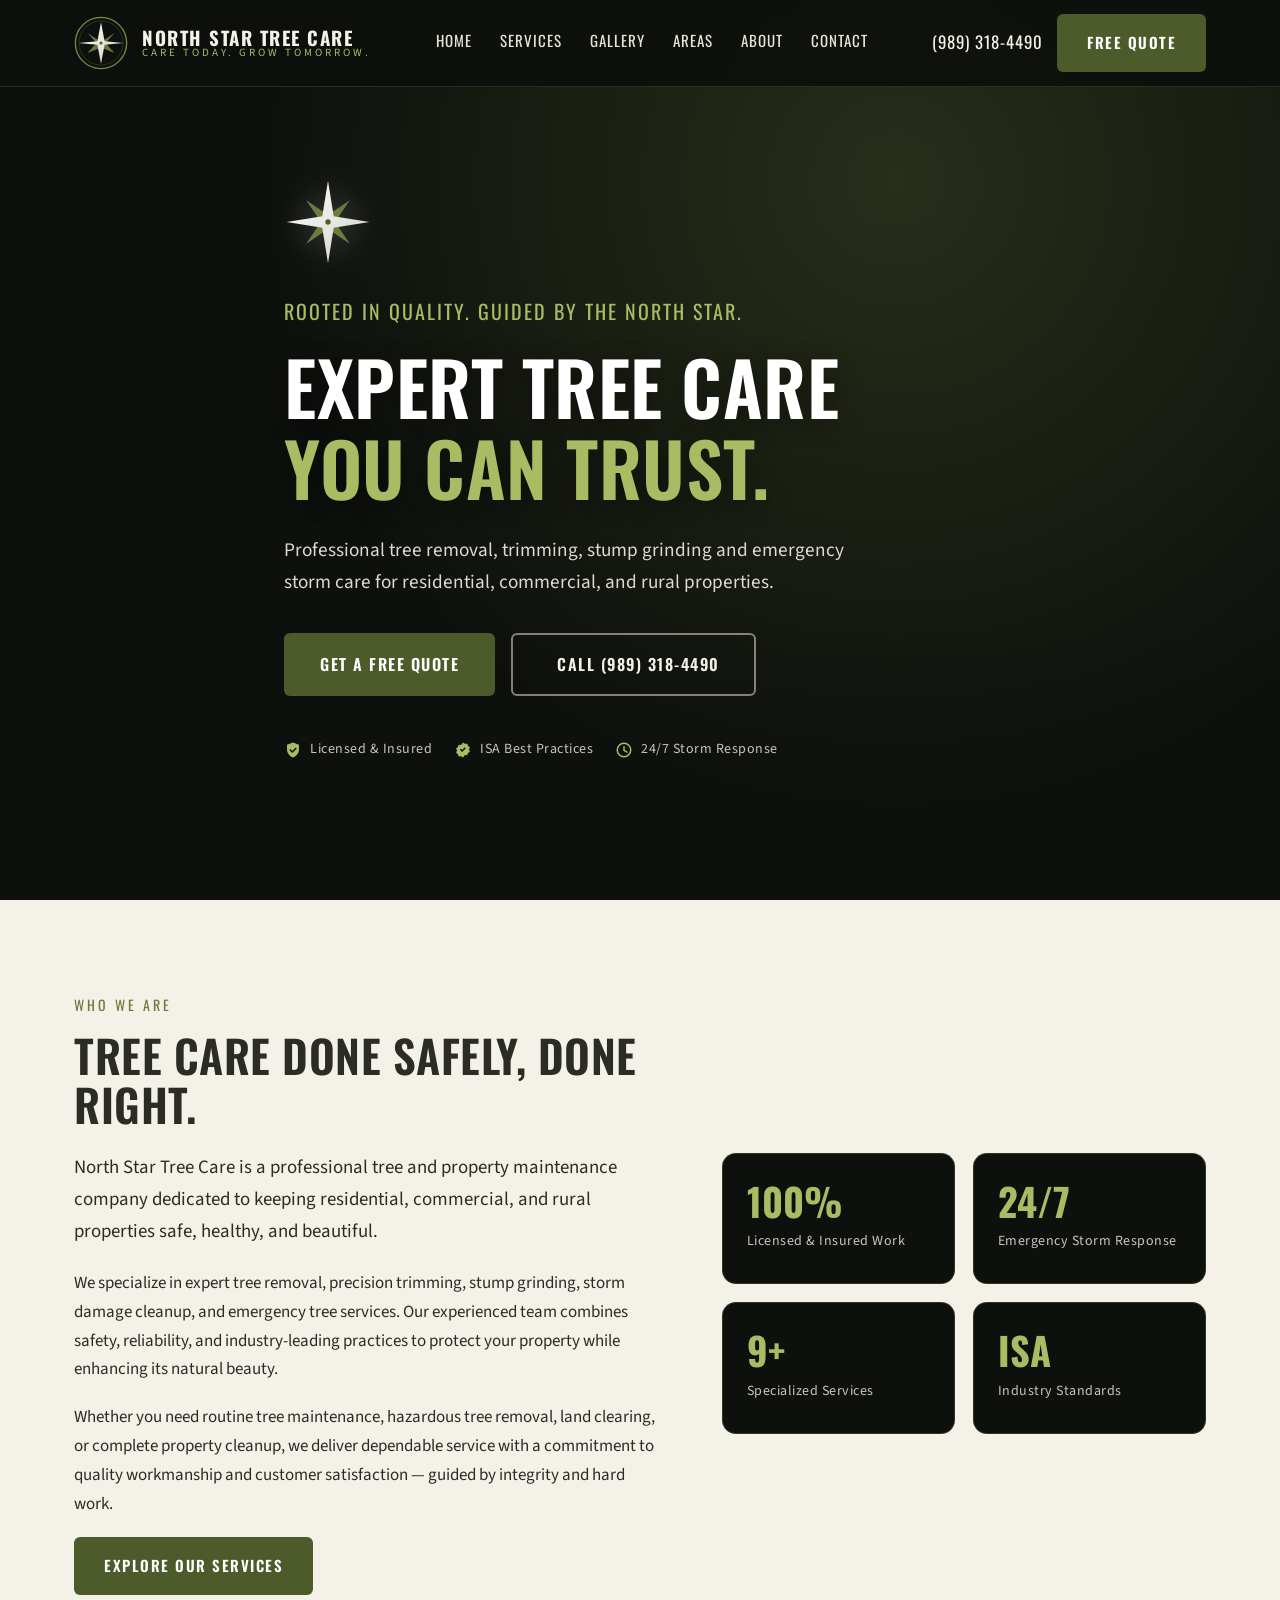
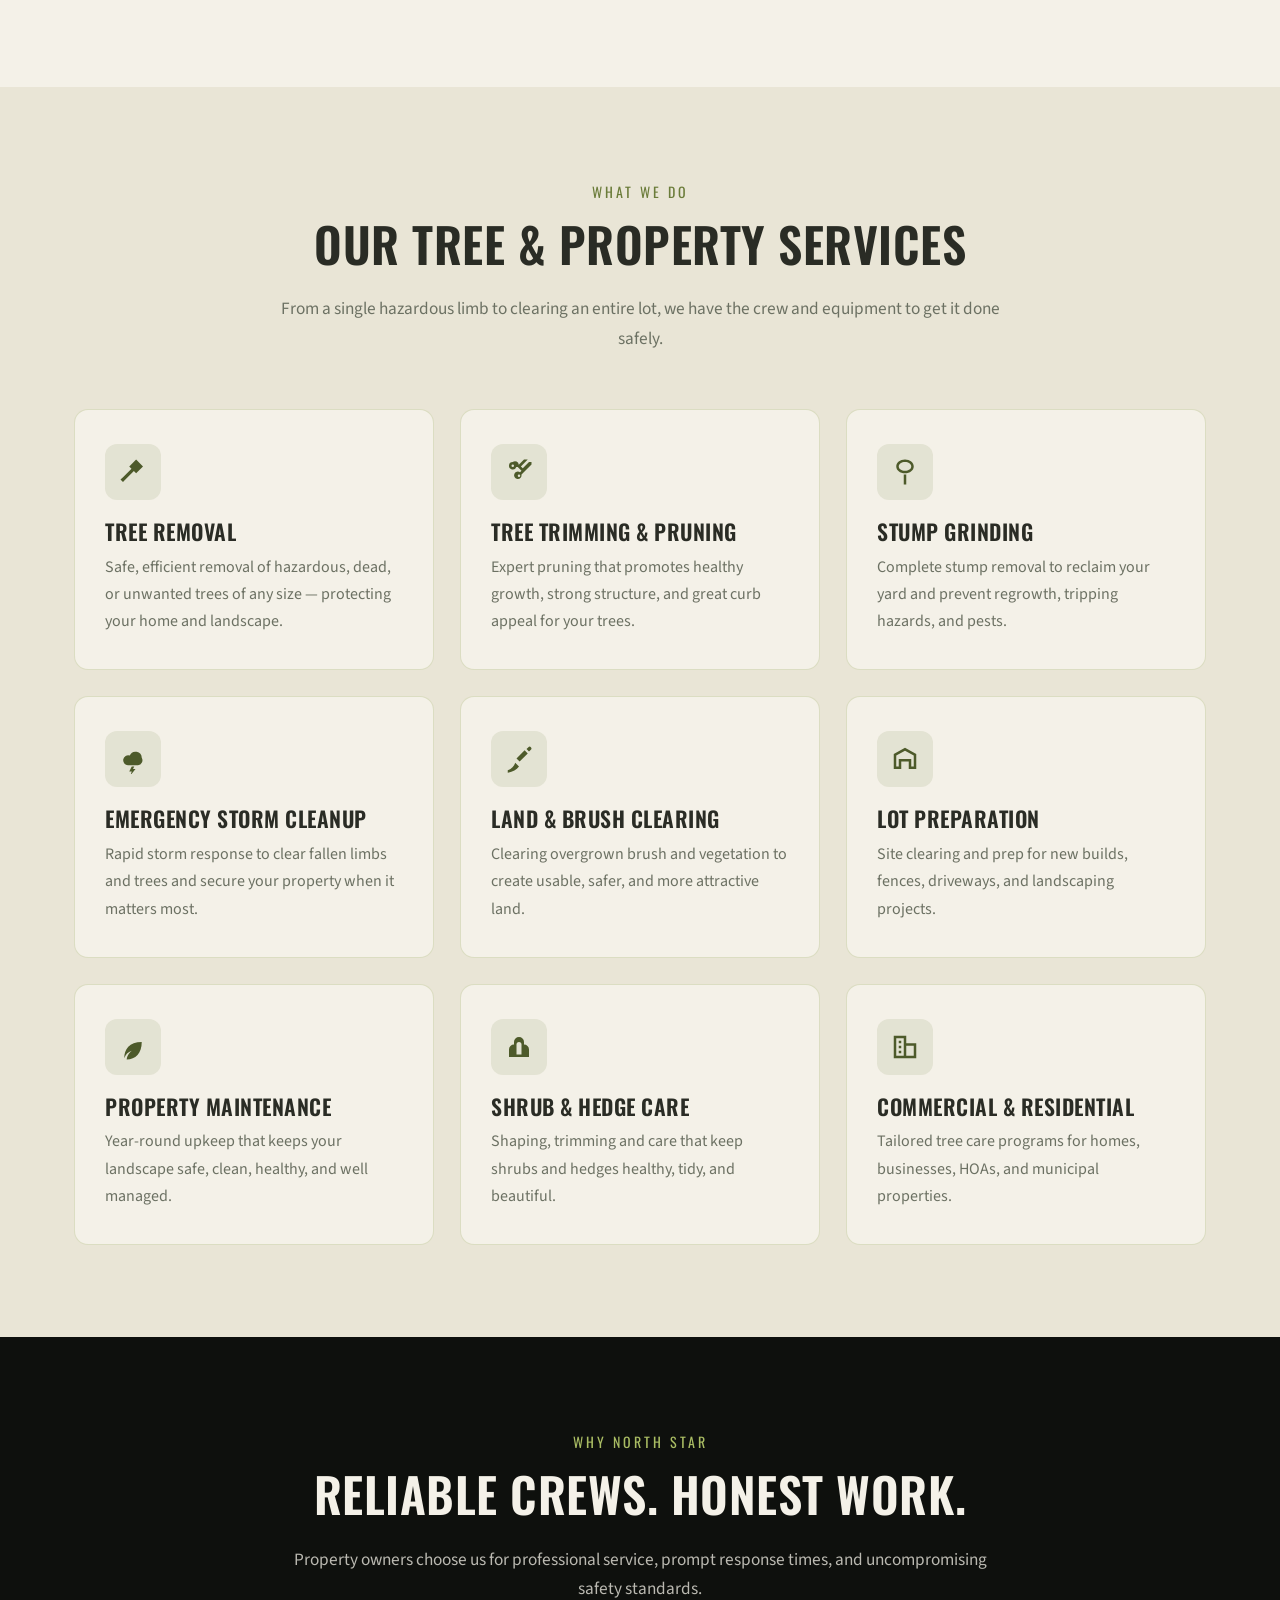
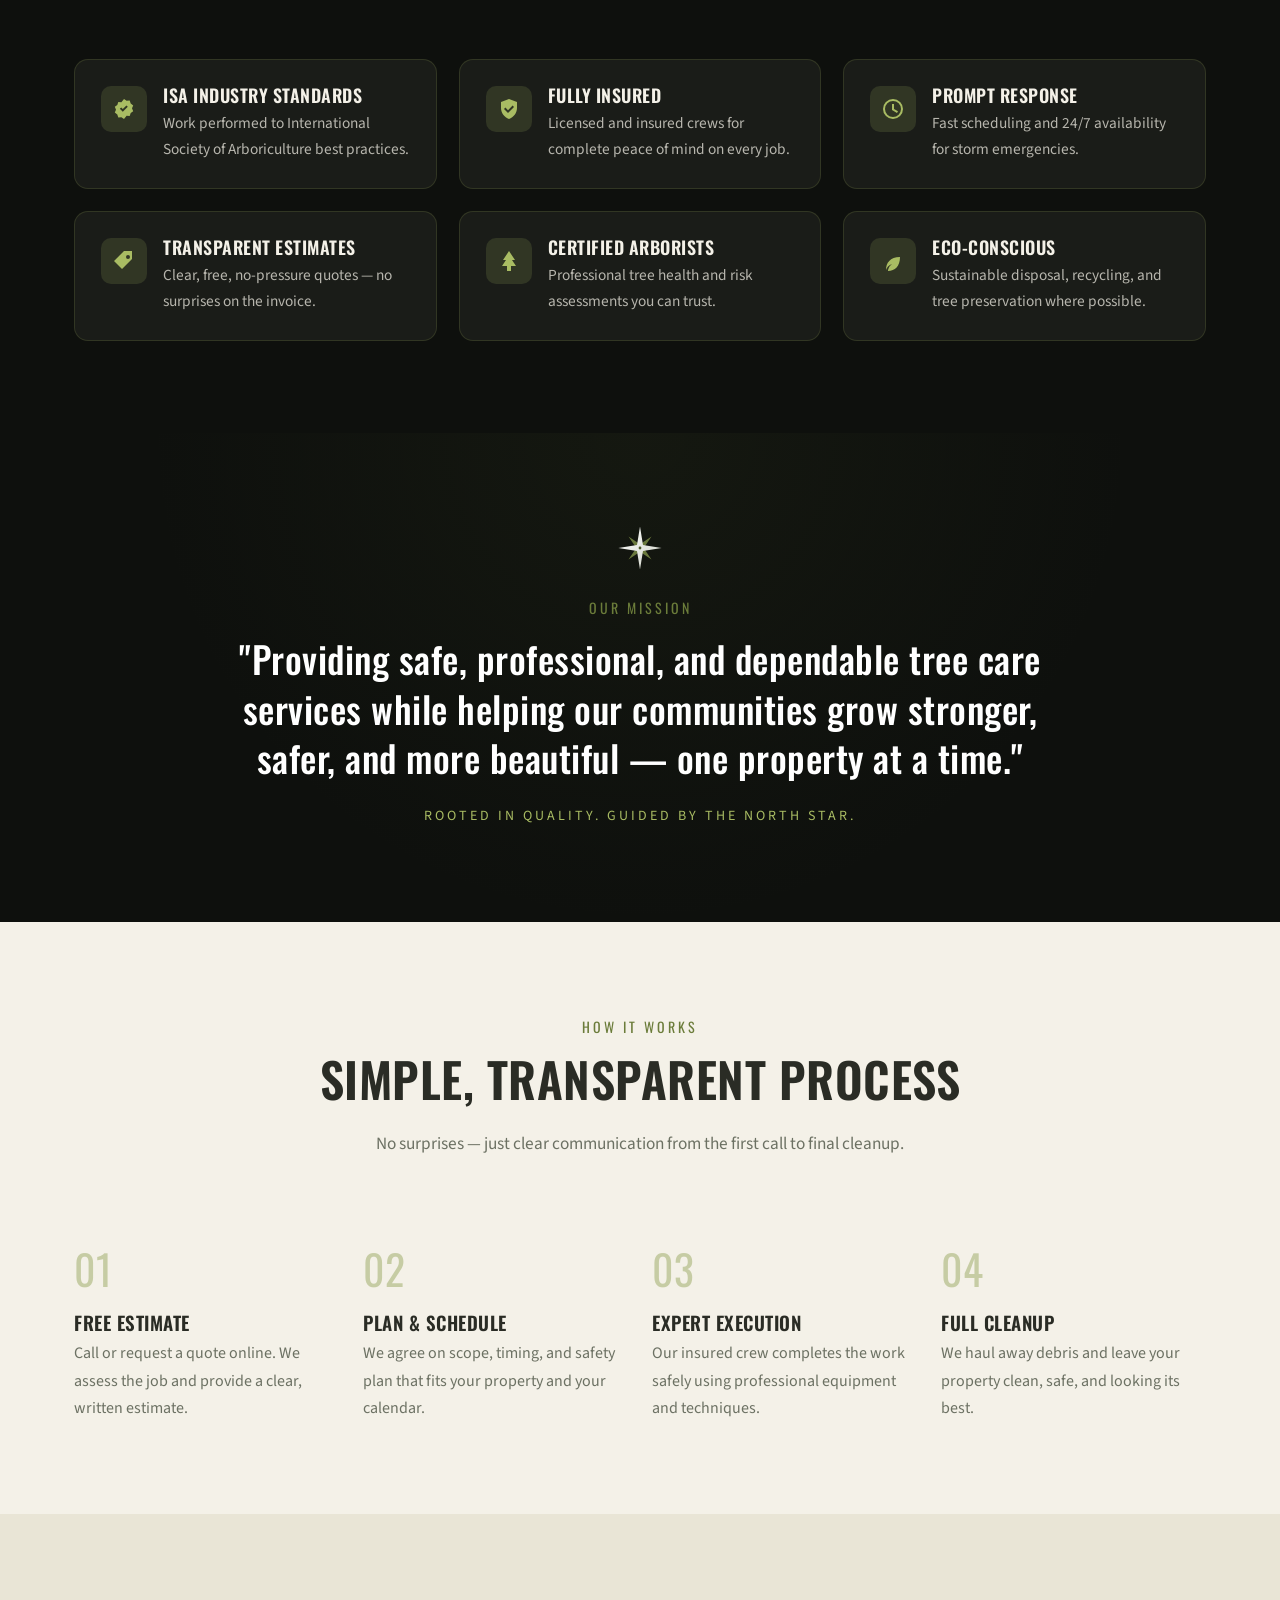
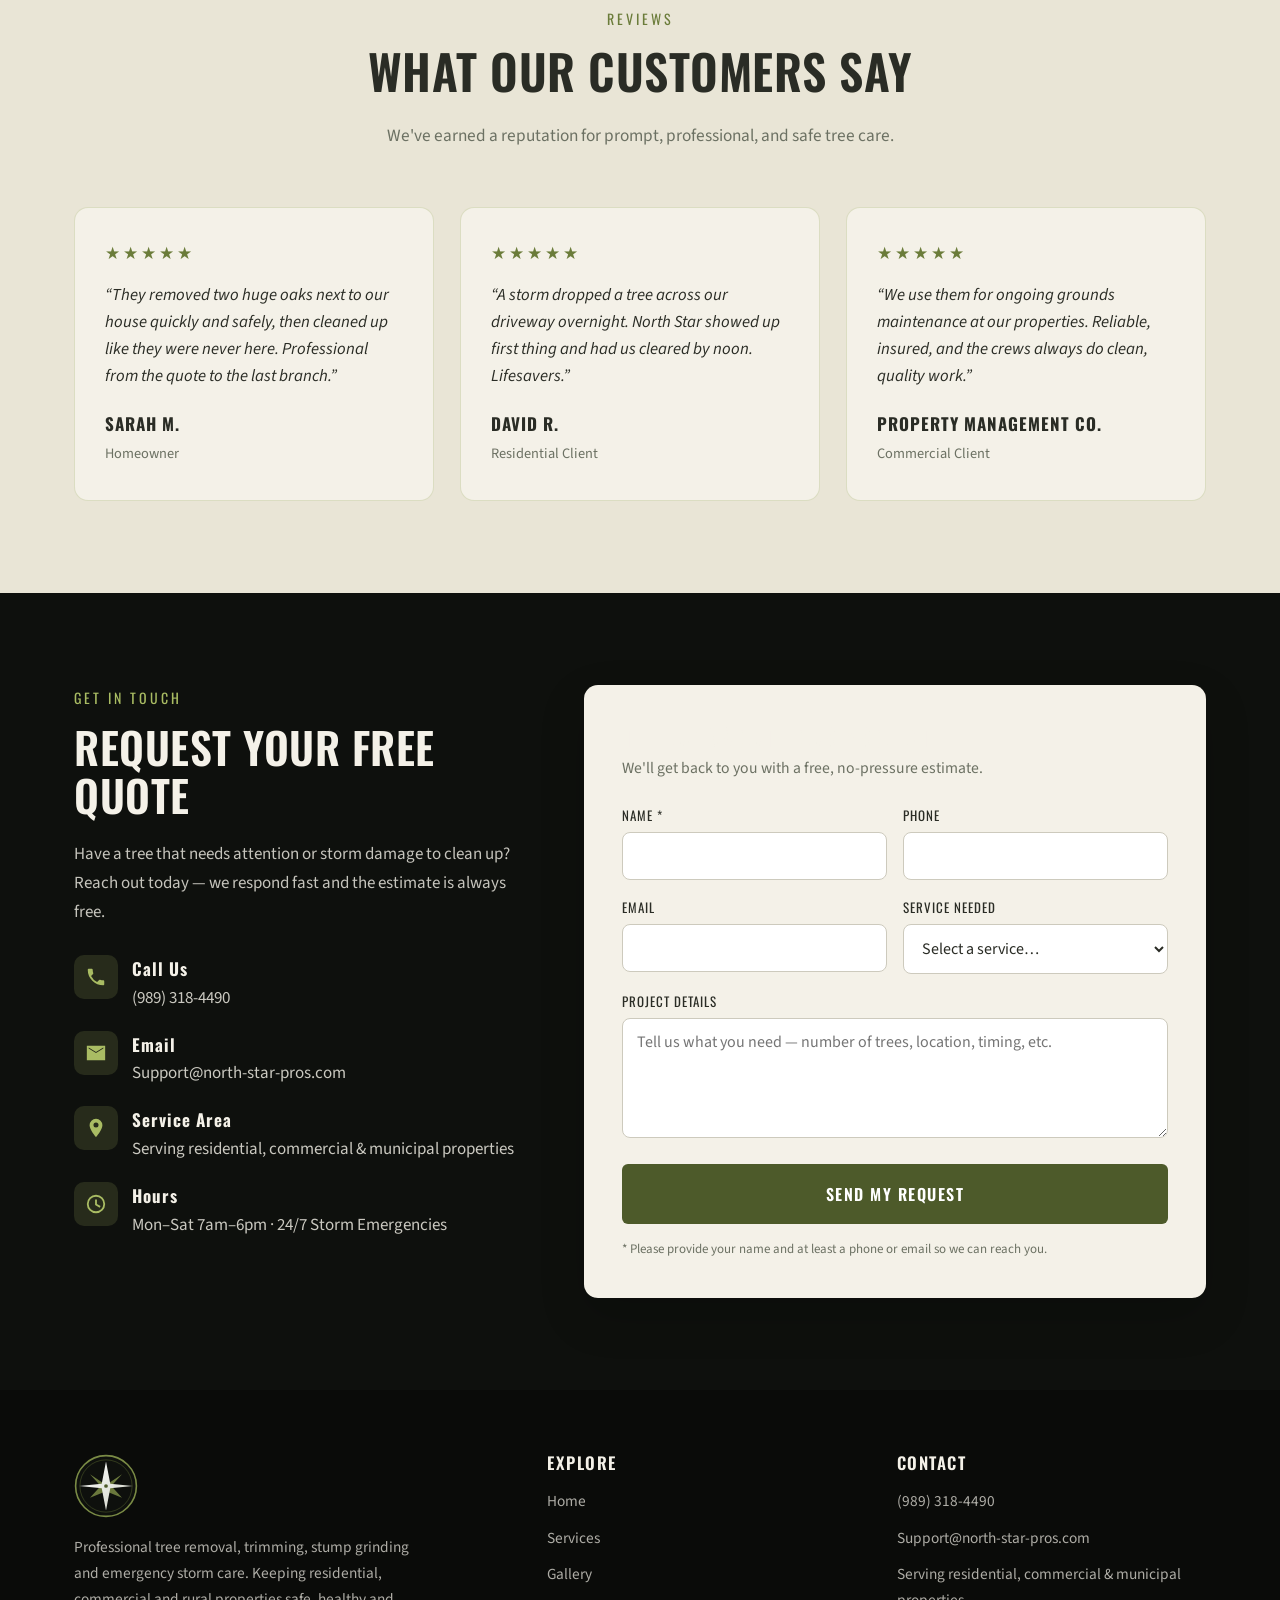
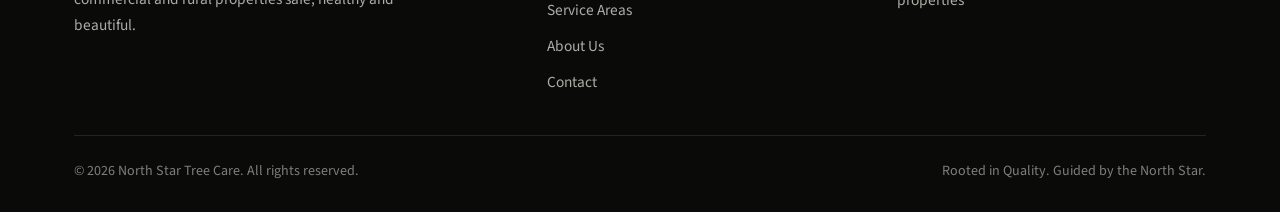
<file: preview/standalone-homepage.html>
<!DOCTYPE html>
<html lang="en-US">
<head>
	<meta charset="UTF-8">
	<meta name="viewport" content="width=device-width, initial-scale=1">
	<link rel="profile" href="https://gmpg.org/xfn/11">
	<link rel="preconnect" href="https://fonts.googleapis.com"><link href="https://fonts.googleapis.com/css2?family=Oswald:wght@400;500;600;700&family=Source+Sans+3:wght@400;500;600&display=swap" rel="stylesheet"><title>North Star Tree Care — Expert Tree Care You Can Trust</title><style>
/*
Theme Name: North Star Tree Care
Theme URI: https://northstartreecare.com
Author: North Star Tree Care
Description: A rugged, professional one-page theme for North Star Tree Care. Built around the brand's black, olive-green and silver identity. Edit business details under Appearance > Customize > North Star Settings.
Version: 1.0.0
License: GNU General Public License v2 or later
License URI: http://www.gnu.org/licenses/gpl-2.0.html
Text Domain: northstar
Tags: business, tree-care, one-page, custom-logo, responsive
*/

/* ============================================================
   Design tokens (brand colours pulled from the logo)
   ============================================================ */
:root {
  --ns-black:        #0e100d;
  --ns-black-2:      #15180f;
  --ns-dark:         #1c2016;
  --ns-olive:        #4d5a2a;
  --ns-olive-mid:    #6b7c3a;
  --ns-olive-light:  #8fa052;
  --ns-olive-bright: #a9bc63;
  --ns-cream:        #f4f1e8;
  --ns-parchment:    #e9e5d6;
  --ns-silver:       #d9d9d2;
  --ns-text:         #2a2c25;
  --ns-muted:        #6c7163;
  --ns-line:         rgba(143, 160, 82, 0.25);
  --ns-shadow:       0 18px 45px rgba(0, 0, 0, 0.18);

  --ns-font-head: "Oswald", "Arial Narrow", Impact, sans-serif;
  --ns-font-body: "Source Sans 3", "Segoe UI", Helvetica, Arial, sans-serif;

  --ns-max: 1180px;
  --ns-radius: 14px;
}

/* ============================================================
   Base
   ============================================================ */
*,
*::before,
*::after { box-sizing: border-box; }

html { scroll-behavior: smooth; scroll-padding-top: 90px; }

body {
  margin: 0;
  font-family: var(--ns-font-body);
  font-size: 17px;
  line-height: 1.7;
  color: var(--ns-text);
  background: var(--ns-cream);
  -webkit-font-smoothing: antialiased;
}

img { max-width: 100%; height: auto; display: block; }

a { color: var(--ns-olive); text-decoration: none; transition: color .2s ease; }
a:hover { color: var(--ns-olive-mid); }

h1, h2, h3, h4 {
  font-family: var(--ns-font-head);
  font-weight: 600;
  line-height: 1.1;
  letter-spacing: .5px;
  color: var(--ns-text);
  margin: 0 0 .5em;
  text-transform: uppercase;
}

p { margin: 0 0 1.1em; }

.container {
  width: 100%;
  max-width: var(--ns-max);
  margin: 0 auto;
  padding: 0 24px;
}

.section { padding: 92px 0; }
.section--dark { background: var(--ns-black); color: var(--ns-parchment); }
.section--dark h2,
.section--dark h3 { color: var(--ns-cream); }
.section--tint { background: var(--ns-parchment); }

.eyebrow {
  display: inline-block;
  font-family: var(--ns-font-head);
  text-transform: uppercase;
  letter-spacing: 3px;
  font-size: 14px;
  color: var(--ns-olive-mid);
  margin-bottom: 14px;
}
.section--dark .eyebrow { color: var(--ns-olive-bright); }

.section-head { max-width: 720px; margin: 0 auto 56px; text-align: center; }
.section-head h2 { font-size: clamp(2rem, 4vw, 3rem); }
.section-head p { color: var(--ns-muted); font-size: 1.08rem; }
.section--dark .section-head p { color: rgba(244, 241, 232, 0.75); }

/* ============================================================
   Buttons
   ============================================================ */
.btn {
  display: inline-flex;
  align-items: center;
  gap: 10px;
  font-family: var(--ns-font-head);
  text-transform: uppercase;
  letter-spacing: 1.5px;
  font-size: 15px;
  font-weight: 600;
  padding: 14px 28px;
  border-radius: 6px;
  border: 2px solid transparent;
  cursor: pointer;
  transition: transform .15s ease, background .2s ease, color .2s ease, border-color .2s ease;
  white-space: nowrap;
}
.btn:hover { transform: translateY(-2px); }
.btn--primary { background: var(--ns-olive); color: #fff; }
.btn--primary:hover { background: var(--ns-olive-mid); color: #fff; }
.btn--ghost { background: transparent; color: var(--ns-cream); border-color: rgba(244, 241, 232, .5); }
.btn--ghost:hover { background: rgba(244, 241, 232, .12); color: #fff; border-color: var(--ns-cream); }
.btn--light { background: var(--ns-cream); color: var(--ns-black); }
.btn--light:hover { background: #fff; color: var(--ns-black); }
.btn--lg { padding: 16px 34px; font-size: 16px; }

/* ============================================================
   Header / navigation
   ============================================================ */
.site-header {
  position: fixed;
  inset: 0 0 auto 0;
  z-index: 100;
  background: rgba(14, 16, 13, 0.92);
  backdrop-filter: blur(8px);
  border-bottom: 1px solid rgba(143, 160, 82, 0.22);
  transition: background .3s ease, padding .3s ease;
}
.site-header.is-solid { background: rgba(14, 16, 13, 0.98); }

.header-inner {
  display: flex;
  align-items: center;
  justify-content: space-between;
  gap: 24px;
  padding: 14px 24px;
  max-width: var(--ns-max);
  margin: 0 auto;
}

.brand { display: flex; align-items: center; gap: 14px; }
.brand img,
.brand svg { height: 54px; width: auto; }
.brand .brand-mark { height: 54px; width: 54px; }
.brand-text { display: flex; flex-direction: column; line-height: 1; }
.brand-text strong {
  font-family: var(--ns-font-head);
  text-transform: uppercase;
  letter-spacing: 1.5px;
  color: var(--ns-cream);
  font-size: 1.18rem;
}
.brand-text span {
  font-size: 11px;
  letter-spacing: 3px;
  text-transform: uppercase;
  color: var(--ns-olive-bright);
}

.primary-nav ul {
  display: flex;
  align-items: center;
  gap: 28px;
  list-style: none;
  margin: 0;
  padding: 0;
}
.primary-nav a {
  font-family: var(--ns-font-head);
  text-transform: uppercase;
  letter-spacing: 1px;
  font-size: 15px;
  color: var(--ns-parchment);
}
.primary-nav a:hover { color: var(--ns-olive-bright); }

.header-cta { display: flex; align-items: center; gap: 14px; }
.header-phone {
  font-family: var(--ns-font-head);
  letter-spacing: 1px;
  color: var(--ns-cream);
  font-size: 1.05rem;
  white-space: nowrap;
}
.header-phone:hover { color: var(--ns-olive-bright); }

.nav-toggle {
  display: none;
  background: transparent;
  border: 0;
  cursor: pointer;
  padding: 8px;
}
.nav-toggle span {
  display: block;
  width: 26px;
  height: 2px;
  background: var(--ns-cream);
  margin: 5px 0;
  transition: transform .25s ease, opacity .25s ease;
}

/* ============================================================
   Hero
   ============================================================ */
.hero {
  position: relative;
  min-height: 100vh;
  display: flex;
  align-items: center;
  color: var(--ns-cream);
  background:
    radial-gradient(circle at 70% 20%, rgba(105, 124, 58, 0.28), transparent 55%),
    linear-gradient(180deg, rgba(14,16,13,0.78) 0%, rgba(14,16,13,0.88) 100%),
    
    var(--ns-black);
  padding: 140px 0 100px;
}
.hero::after {
  content: "";
  position: absolute;
  inset: 0;
  background: linear-gradient(180deg, transparent 70%, var(--ns-black) 100%);
  pointer-events: none;
}
.hero-inner { position: relative; z-index: 2; max-width: 760px; }
.hero .hero-star { width: 88px; margin-bottom: 28px; filter: drop-shadow(0 0 18px rgba(255,255,255,.25)); }
.hero h1 {
  font-size: clamp(2.6rem, 6vw, 4.6rem);
  color: #fff;
  margin-bottom: .35em;
  text-shadow: 0 4px 24px rgba(0,0,0,.4);
}
.hero h1 .accent { color: var(--ns-olive-bright); display: block; }
.hero-tagline {
  font-family: var(--ns-font-head);
  text-transform: uppercase;
  letter-spacing: 2px;
  font-size: 1.25rem;
  color: var(--ns-olive-bright);
  margin-bottom: 18px;
}
.hero-lead { font-size: 1.2rem; max-width: 600px; color: rgba(244,241,232,.9); }
.hero-actions { display: flex; flex-wrap: wrap; gap: 16px; margin-top: 34px; }
.hero-trust {
  display: flex;
  flex-wrap: wrap;
  gap: 22px;
  margin-top: 42px;
  font-size: 14px;
  letter-spacing: .5px;
  color: rgba(244,241,232,.8);
}
.hero-trust span { display: inline-flex; align-items: center; gap: 8px; }
.hero-trust svg { width: 18px; height: 18px; fill: var(--ns-olive-bright); }

/* ============================================================
   Intro / about
   ============================================================ */
.about-grid {
  display: grid;
  grid-template-columns: 1.1fr 0.9fr;
  gap: 56px;
  align-items: center;
}
.about-copy h2 { font-size: clamp(2rem, 3.6vw, 2.8rem); }
.about-copy .lead { font-size: 1.18rem; color: var(--ns-text); }
.about-stats {
  display: grid;
  grid-template-columns: repeat(2, 1fr);
  gap: 18px;
}
.stat {
  background: var(--ns-black);
  color: var(--ns-cream);
  border-radius: var(--ns-radius);
  padding: 28px 24px;
  border: 1px solid rgba(143,160,82,.25);
}
.stat strong {
  display: block;
  font-family: var(--ns-font-head);
  font-size: 2.4rem;
  color: var(--ns-olive-bright);
  line-height: 1;
  margin-bottom: 6px;
}
.stat span { font-size: 14px; letter-spacing: .5px; color: rgba(244,241,232,.8); }

/* ============================================================
   Services
   ============================================================ */
.services-grid {
  display: grid;
  grid-template-columns: repeat(3, 1fr);
  gap: 26px;
}
.service-card {
  background: var(--ns-cream);
  border: 1px solid var(--ns-line);
  border-radius: var(--ns-radius);
  padding: 34px 30px;
  transition: transform .2s ease, box-shadow .2s ease, border-color .2s ease;
}
.service-card:hover {
  transform: translateY(-6px);
  box-shadow: var(--ns-shadow);
  border-color: var(--ns-olive-light);
}
.service-icon {
  width: 56px;
  height: 56px;
  border-radius: 12px;
  display: grid;
  place-items: center;
  background: rgba(105,124,58,.12);
  margin-bottom: 20px;
}
.service-icon svg { width: 30px; height: 30px; fill: var(--ns-olive); }
.service-card h3 { font-size: 1.35rem; margin-bottom: 10px; }
.service-card p { color: var(--ns-muted); margin: 0; font-size: 1rem; }

/* ============================================================
   Why choose us
   ============================================================ */
.why-grid {
  display: grid;
  grid-template-columns: repeat(3, 1fr);
  gap: 22px;
}
.feature {
  display: flex;
  gap: 16px;
  padding: 26px;
  border-radius: var(--ns-radius);
  background: rgba(244,241,232,.05);
  border: 1px solid rgba(143,160,82,.2);
}
.feature-icon {
  flex: 0 0 auto;
  width: 46px; height: 46px;
  border-radius: 10px;
  display: grid; place-items: center;
  background: rgba(169,188,99,.16);
}
.feature-icon svg { width: 24px; height: 24px; fill: var(--ns-olive-bright); }
.feature h3 { font-size: 1.12rem; margin-bottom: 4px; color: var(--ns-cream); }
.feature p { margin: 0; font-size: .96rem; color: rgba(244,241,232,.72); }

/* ============================================================
   Mission band
   ============================================================ */
.mission {
  text-align: center;
  background:
    linear-gradient(rgba(14,16,13,.82), rgba(14,16,13,.82)),
    radial-gradient(circle at 50% 0%, rgba(105,124,58,.4), transparent 60%),
    var(--ns-black);
  color: var(--ns-cream);
}
.mission .container { max-width: 860px; }
.mission .star-divider { width: 46px; margin: 0 auto 24px; }
.mission blockquote {
  font-family: var(--ns-font-head);
  font-weight: 500;
  text-transform: none;
  font-size: clamp(1.5rem, 3.4vw, 2.3rem);
  line-height: 1.35;
  letter-spacing: .5px;
  margin: 0 0 18px;
  color: #fff;
}
.mission cite {
  font-style: normal;
  letter-spacing: 3px;
  text-transform: uppercase;
  font-size: 14px;
  color: var(--ns-olive-bright);
}

/* ============================================================
   Eco / process steps
   ============================================================ */
.steps-grid {
  display: grid;
  grid-template-columns: repeat(4, 1fr);
  gap: 24px;
  counter-reset: step;
}
.step { position: relative; padding-top: 18px; }
.step::before {
  counter-increment: step;
  content: "0" counter(step);
  font-family: var(--ns-font-head);
  font-size: 2.6rem;
  color: var(--ns-olive-light);
  opacity: .45;
  display: block;
  margin-bottom: 8px;
}
.step h3 { font-size: 1.18rem; margin-bottom: 8px; }
.step p { color: var(--ns-muted); font-size: 1rem; margin: 0; }

/* ============================================================
   Contact
   ============================================================ */
.contact-grid {
  display: grid;
  grid-template-columns: 0.85fr 1.15fr;
  gap: 50px;
  align-items: start;
}
.contact-info h2 { font-size: clamp(2rem, 3.6vw, 2.7rem); color: var(--ns-cream); }
.contact-info p { color: rgba(244,241,232,.8); }
.contact-list { list-style: none; margin: 28px 0 0; padding: 0; display: grid; gap: 18px; }
.contact-list li { display: flex; gap: 14px; align-items: flex-start; }
.contact-list .ci-icon {
  flex: 0 0 auto; width: 44px; height: 44px; border-radius: 10px;
  background: rgba(169,188,99,.16); display: grid; place-items: center;
}
.contact-list .ci-icon svg { width: 22px; height: 22px; fill: var(--ns-olive-bright); }
.contact-list strong { display: block; color: var(--ns-cream); font-family: var(--ns-font-head); letter-spacing: 1px; }
.contact-list a, .contact-list span { color: rgba(244,241,232,.82); }

.quote-form {
  background: var(--ns-cream);
  border-radius: var(--ns-radius);
  padding: 38px;
  box-shadow: var(--ns-shadow);
}
.quote-form h3 { font-size: 1.5rem; margin-bottom: 6px; }
.quote-form .form-sub { color: var(--ns-muted); margin-bottom: 22px; font-size: .98rem; }
.form-row { display: grid; grid-template-columns: 1fr 1fr; gap: 16px; }
.field { margin-bottom: 16px; }
.field label {
  display: block;
  font-family: var(--ns-font-head);
  text-transform: uppercase;
  letter-spacing: 1px;
  font-size: 13px;
  color: var(--ns-text);
  margin-bottom: 6px;
}
.field input,
.field select,
.field textarea {
  width: 100%;
  padding: 12px 14px;
  border: 1px solid #cdcabd;
  border-radius: 8px;
  font-family: var(--ns-font-body);
  font-size: 16px;
  background: #fff;
  color: var(--ns-text);
  transition: border-color .2s ease, box-shadow .2s ease;
}
.field input:focus,
.field select:focus,
.field textarea:focus {
  outline: none;
  border-color: var(--ns-olive-mid);
  box-shadow: 0 0 0 3px rgba(107,124,58,.15);
}
.field textarea { min-height: 120px; resize: vertical; }
.hp-field { position: absolute; left: -9999px; }
.form-note { font-size: 13px; color: var(--ns-muted); margin: 14px 0 0; }
.form-alert {
  padding: 14px 18px;
  border-radius: 8px;
  margin-bottom: 20px;
  font-size: .96rem;
}
.form-alert--ok { background: rgba(107,124,58,.14); color: #3c4a1c; border: 1px solid rgba(107,124,58,.4); }
.form-alert--err { background: rgba(170,60,40,.12); color: #8a2c1c; border: 1px solid rgba(170,60,40,.35); }

/* ============================================================
   Footer
   ============================================================ */
.site-footer {
  background: #0a0b09;
  color: rgba(244,241,232,.7);
  padding: 64px 0 28px;
  font-size: .96rem;
}
.footer-top {
  display: grid;
  grid-template-columns: 1.4fr 1fr 1fr;
  gap: 40px;
  padding-bottom: 40px;
  border-bottom: 1px solid rgba(143,160,82,.18);
}
.footer-brand img,
.footer-brand svg { height: 64px; margin-bottom: 16px; }
.footer-brand p { max-width: 360px; }
.footer-col h4 {
  color: var(--ns-cream);
  font-size: 1.05rem;
  letter-spacing: 1.5px;
  margin-bottom: 16px;
}
.footer-col ul { list-style: none; margin: 0; padding: 0; display: grid; gap: 10px; }
.footer-col a { color: rgba(244,241,232,.7); }
.footer-col a:hover { color: var(--ns-olive-bright); }
.footer-social { display: flex; gap: 12px; margin-top: 18px; }
.footer-social a {
  width: 40px; height: 40px; border-radius: 50%;
  display: grid; place-items: center;
  background: rgba(244,241,232,.08);
}
.footer-social svg { width: 18px; height: 18px; fill: var(--ns-cream); }
.footer-social a:hover { background: var(--ns-olive); }
.footer-bottom {
  display: flex;
  flex-wrap: wrap;
  justify-content: space-between;
  gap: 12px;
  padding-top: 24px;
  font-size: .88rem;
  color: rgba(244,241,232,.5);
}

/* ============================================================
   Generic page (About / Services / etc. block content)
   ============================================================ */
.page-hero {
  background: var(--ns-black);
  color: var(--ns-cream);
  padding: 150px 0 70px;
  text-align: center;
}
.page-hero h1 { font-size: clamp(2.2rem, 5vw, 3.4rem); color: #fff; }
.page-body { padding: 70px 0; }
.page-body .container { max-width: 820px; }
.page-body h2 { margin-top: 1.4em; }
.page-body img { border-radius: var(--ns-radius); margin: 1.5em 0; }

/* ============================================================
   Responsive
   ============================================================ */
@media (max-width: 980px) {
  .about-grid { grid-template-columns: 1fr; gap: 40px; }
  .services-grid { grid-template-columns: repeat(2, 1fr); }
  .why-grid { grid-template-columns: repeat(2, 1fr); }
  .steps-grid { grid-template-columns: repeat(2, 1fr); }
  .contact-grid { grid-template-columns: 1fr; gap: 34px; }
  .footer-top { grid-template-columns: 1fr 1fr; }
}

/* ============================================================
   Inner pages: service detail, values, gallery, lightbox, map
   ============================================================ */
.text-link {
  font-family: var(--ns-font-head);
  text-transform: uppercase;
  letter-spacing: 1px;
  font-size: 14px;
  color: var(--ns-olive);
}
.about-extra { margin-top: 1.2em; }

/* Service detail list */
.service-list { display: grid; gap: 22px; max-width: 920px; margin: 0 auto; }
.service-detail {
  display: flex;
  gap: 24px;
  background: var(--ns-cream);
  border: 1px solid var(--ns-line);
  border-radius: var(--ns-radius);
  padding: 30px 32px;
  transition: box-shadow .2s ease, border-color .2s ease;
}
.service-detail:hover { box-shadow: var(--ns-shadow); border-color: var(--ns-olive-light); }
.service-detail-icon {
  flex: 0 0 auto;
  width: 64px; height: 64px;
  border-radius: 14px;
  display: grid; place-items: center;
  background: rgba(105,124,58,.12);
}
.service-detail-icon svg { width: 34px; height: 34px; fill: var(--ns-olive); }
.service-detail-body h2 { font-size: 1.5rem; margin-bottom: 8px; }
.service-detail-body p { color: var(--ns-muted); margin-bottom: 12px; }

/* Values grid */
.values-grid { display: grid; grid-template-columns: repeat(4, 1fr); gap: 24px; }
.value-card {
  background: var(--ns-cream);
  border: 1px solid var(--ns-line);
  border-radius: var(--ns-radius);
  padding: 32px 26px;
  text-align: center;
}
.value-card .service-icon { margin: 0 auto 18px; }
.value-card h3 { font-size: 1.2rem; margin-bottom: 8px; }
.value-card p { color: var(--ns-muted); margin: 0; font-size: .98rem; }

/* Gallery */
.gallery-grid { display: grid; grid-template-columns: repeat(3, 1fr); gap: 18px; }
.gallery-item { margin: 0; }
.gallery-link {
  position: relative;
  display: block;
  border-radius: var(--ns-radius);
  overflow: hidden;
  aspect-ratio: 4 / 3;
}
.gallery-link img {
  width: 100%; height: 100%;
  object-fit: cover;
  transition: transform .4s ease;
}
.gallery-link:hover img { transform: scale(1.06); }
.gallery-link figcaption {
  position: absolute;
  inset: auto 0 0 0;
  padding: 28px 18px 14px;
  font-family: var(--ns-font-head);
  text-transform: uppercase;
  letter-spacing: 1px;
  font-size: 15px;
  color: #fff;
  background: linear-gradient(transparent, rgba(14,16,13,.85));
}
.gallery-note { text-align: center; margin-top: 32px; color: var(--ns-muted); }

/* Lightbox */
.lightbox {
  position: fixed;
  inset: 0;
  z-index: 200;
  background: rgba(8,9,7,.92);
  display: none;
  align-items: center;
  justify-content: center;
  padding: 40px;
}
.lightbox.is-open { display: flex; }
.lightbox-inner { margin: 0; max-width: 90vw; max-height: 88vh; text-align: center; }
.lightbox-inner img { max-width: 100%; max-height: 80vh; border-radius: 10px; }
.lightbox-inner figcaption {
  color: var(--ns-cream);
  font-family: var(--ns-font-head);
  letter-spacing: 1px;
  text-transform: uppercase;
  margin-top: 16px;
}
.lightbox-close {
  position: absolute;
  top: 22px; right: 28px;
  background: transparent;
  border: 0;
  color: #fff;
  font-size: 40px;
  line-height: 1;
  cursor: pointer;
}

/* Map / service-area band */
.map-band {
  background:
    linear-gradient(rgba(14,16,13,.72), rgba(14,16,13,.72)),
    radial-gradient(circle at 30% 40%, rgba(105,124,58,.5), transparent 60%),
    var(--ns-dark);
  padding: 70px 0;
  text-align: center;
}
.map-overlay svg { width: 40px; height: 40px; fill: var(--ns-olive-bright); margin: 0 auto 10px; }
.map-overlay p { color: var(--ns-cream); font-family: var(--ns-font-head); letter-spacing: 1px; text-transform: uppercase; margin: 0 0 6px; font-size: 1.2rem; }
.map-overlay small { color: rgba(244,241,232,.55); }

/* Testimonials */
.testimonials-grid { display: grid; grid-template-columns: repeat(3, 1fr); gap: 26px; }
.testimonial {
  margin: 0;
  background: var(--ns-cream);
  border: 1px solid var(--ns-line);
  border-radius: var(--ns-radius);
  padding: 32px 30px;
  display: flex;
  flex-direction: column;
}
.testimonial .stars { color: var(--ns-olive-mid); letter-spacing: 3px; font-size: 1.05rem; margin-bottom: 14px; }
.testimonial blockquote {
  margin: 0 0 20px;
  font-size: 1.05rem;
  line-height: 1.6;
  color: var(--ns-text);
  font-style: italic;
}
.testimonial blockquote::before { content: "\201C"; }
.testimonial blockquote::after { content: "\201D"; }
.testimonial figcaption { margin-top: auto; }
.testimonial figcaption strong {
  display: block;
  font-family: var(--ns-font-head);
  text-transform: uppercase;
  letter-spacing: 1px;
  color: var(--ns-text);
}
.testimonial figcaption span { font-size: .9rem; color: var(--ns-muted); }

/* Service areas */
.areas-layout { display: grid; grid-template-columns: 1fr 1fr; gap: 50px; align-items: start; }
.areas-copy h2 { font-size: clamp(1.8rem, 3.4vw, 2.6rem); }
.areas-grid {
  list-style: none;
  margin: 26px 0 30px;
  padding: 0;
  display: grid;
  grid-template-columns: repeat(2, 1fr);
  gap: 12px;
}
.area-chip {
  display: flex;
  align-items: center;
  gap: 10px;
  padding: 12px 16px;
  background: var(--ns-parchment);
  border: 1px solid var(--ns-line);
  border-radius: 8px;
  font-family: var(--ns-font-head);
  letter-spacing: .5px;
  font-size: .98rem;
}
.area-chip svg { width: 18px; height: 18px; fill: var(--ns-olive); flex: 0 0 auto; }
.map-embed {
  position: relative;
  width: 100%;
  aspect-ratio: 4 / 3;
  border-radius: var(--ns-radius);
  overflow: hidden;
  box-shadow: var(--ns-shadow);
}
.map-embed iframe { position: absolute; inset: 0; width: 100%; height: 100%; }
.map-tip { font-size: 13px; color: var(--ns-muted); margin-top: 12px; }

@media (max-width: 980px) {
  .values-grid { grid-template-columns: repeat(2, 1fr); }
  .gallery-grid { grid-template-columns: repeat(2, 1fr); }
  .testimonials-grid { grid-template-columns: 1fr; }
  .areas-layout { grid-template-columns: 1fr; gap: 34px; }
}

@media (max-width: 760px) {
  .header-cta .btn { display: none; }
  .header-phone { display: none; }
  .nav-toggle { display: block; }
  .service-detail { flex-direction: column; gap: 16px; }
  .values-grid { grid-template-columns: 1fr; }
  .gallery-grid { grid-template-columns: 1fr; }
  .areas-grid { grid-template-columns: 1fr; }
  .primary-nav {
    position: fixed;
    inset: 70px 0 auto 0;
    background: rgba(14,16,13,.99);
    border-bottom: 1px solid rgba(143,160,82,.25);
    max-height: 0;
    overflow: hidden;
    transition: max-height .3s ease;
  }
  .primary-nav.is-open { max-height: 70vh; }
  .primary-nav ul { flex-direction: column; align-items: stretch; gap: 0; padding: 10px 0; }
  .primary-nav li { border-bottom: 1px solid rgba(143,160,82,.12); }
  .primary-nav a { display: block; padding: 16px 24px; }
  .section { padding: 64px 0; }
  .services-grid,
  .why-grid,
  .steps-grid { grid-template-columns: 1fr; }
  .form-row { grid-template-columns: 1fr; }
  .footer-top { grid-template-columns: 1fr; }
}

</style></head>
<body class="home">

<header class="site-header" id="site-header">
	<div class="header-inner">
		<div class="brand">
			<a class="brand-mark-link" href="#top"><img class="brand-mark" src="[data-uri]" alt="North Star Tree Care"></a>							<div class="brand-text">
					<strong>North Star Tree Care</strong>
					<span>Care Today. Grow Tomorrow.</span>
				</div>
					</div>

		<nav class="primary-nav" id="primary-nav" aria-label="Primary">
			<ul><li><a href="#top">Home</a></li><li><a href="#services">Services</a></li><li><a href="#gallery">Gallery</a></li><li><a href="#service-areas">Areas</a></li><li><a href="#about">About</a></li><li><a href="#contact">Contact</a></li></ul>		</nav>

		<div class="header-cta">
			<a class="header-phone" href="tel:+19893184490">(989) 318-4490</a>
			<a class="btn btn--primary" href="#contact">Free Quote</a>
			<button class="nav-toggle" id="nav-toggle" aria-label="Toggle menu" aria-expanded="false" aria-controls="primary-nav">
				<span></span><span></span><span></span>
			</button>
		</div>
	</div>
</header>

<!-- ============================ HERO ============================ -->
<section class="hero" id="top">
	<div class="container hero-inner">
		<img class="hero-star" src="[data-uri]" alt="North Star compass">
		<p class="hero-tagline">Rooted in Quality. Guided by the North Star.</p>
		<h1>Expert Tree Care<span class="accent">You Can Trust.</span></h1>
		<p class="hero-lead">Professional tree removal, trimming, stump grinding and emergency storm care for residential, commercial, and rural properties.</p>
		<div class="hero-actions">
			<a class="btn btn--primary btn--lg" href="#contact">Get a Free Quote</a>
			<a class="btn btn--ghost btn--lg" href="tel:+19893184490">
				<svg viewBox="0 0 24 24" xmlns="http://www.w3.org/2000/svg" aria-hidden="true"><path d="M6.6 10.8a15.5 15.5 0 0 0 6.6 6.6l2.2-2.2a1 1 0 0 1 1-.24 11.4 11.4 0 0 0 3.6.6 1 1 0 0 1 1 1V20a1 1 0 0 1-1 1A17 17 0 0 1 3 4a1 1 0 0 1 1-1h3.4a1 1 0 0 1 1 1 11.4 11.4 0 0 0 .6 3.6 1 1 0 0 1-.25 1l-2.15 2.2z"/></svg> Call (989) 318-4490			</a>
		</div>
		<div class="hero-trust">
			<span><svg viewBox="0 0 24 24" xmlns="http://www.w3.org/2000/svg" aria-hidden="true"><path d="M12 2 4 5v6c0 5 3.4 9.2 8 11 4.6-1.8 8-6 8-11V5l-8-3zm-1 14-4-4 1.4-1.4L11 13.2l4.6-4.6L17 10l-6 6z"/></svg> Licensed &amp; Insured</span>
			<span><svg viewBox="0 0 24 24" xmlns="http://www.w3.org/2000/svg" aria-hidden="true"><path d="m12 2 2.6 1.8 3.1-.3 1 3 2.5 1.9-1.2 2.9 1.2 2.9-2.5 1.9-1 3-3.1-.3L12 22l-2.6-1.8-3.1.3-1-3L2.8 15.6 4 12.7l-1.2-2.9 2.5-1.9 1-3 3.1.3L12 2zm-1.2 12.8 5-5-1.4-1.4-3.6 3.6-1.6-1.6-1.4 1.4 3 3z"/></svg> ISA Best Practices</span>
			<span><svg viewBox="0 0 24 24" xmlns="http://www.w3.org/2000/svg" aria-hidden="true"><path d="M12 2a10 10 0 1 0 0 20 10 10 0 0 0 0-20zm0 18a8 8 0 1 1 0-16 8 8 0 0 1 0 16zm1-13h-2v6l5 3 1-1.7-4-2.3V7z"/></svg> 24/7 Storm Response</span>
		</div>
	</div>
</section>

<!-- ============================ ABOUT ============================ -->
<section class="section" id="about">
	<div class="container about-grid">
		<div class="about-copy">
			<span class="eyebrow">Who We Are</span>
			<h2>Tree Care Done Safely, Done Right.</h2>
			<p class="lead">North Star Tree Care is a professional tree and property maintenance company dedicated to keeping residential, commercial, and rural properties safe, healthy, and beautiful.</p>
			<p>We specialize in expert tree removal, precision trimming, stump grinding, storm damage cleanup, and emergency tree services. Our experienced team combines safety, reliability, and industry-leading practices to protect your property while enhancing its natural beauty.</p>
			<p>Whether you need routine tree maintenance, hazardous tree removal, land clearing, or complete property cleanup, we deliver dependable service with a commitment to quality workmanship and customer satisfaction — guided by integrity and hard work.</p>
			<a class="btn btn--primary" href="#services">Explore Our Services</a>
		</div>
		<div class="about-stats">
			<div class="stat"><strong>100%</strong><span>Licensed &amp; Insured Work</span></div>
			<div class="stat"><strong>24/7</strong><span>Emergency Storm Response</span></div>
			<div class="stat"><strong>9+</strong><span>Specialized Services</span></div>
			<div class="stat"><strong>ISA</strong><span>Industry Standards</span></div>
		</div>
	</div>
</section>

<!-- ============================ SERVICES ============================ -->
<section class="section section--tint" id="services">
	<div class="container">
		<div class="section-head">
			<span class="eyebrow">What We Do</span>
			<h2>Our Tree &amp; Property Services</h2>
			<p>From a single hazardous limb to clearing an entire lot, we have the crew and equipment to get it done safely.</p>
		</div>
		<div class="services-grid">
							<article class="service-card">
					<div class="service-icon"><svg viewBox="0 0 24 24" xmlns="http://www.w3.org/2000/svg" aria-hidden="true"><path d="M14.5 2 9 7.5l1.8 1.8-7 7L2 18l2 2 1.7-1.8 7-7 1.8 1.8L20 7.5 14.5 2z"/></svg></div>
					<h3>Tree Removal</h3>
					<p>Safe, efficient removal of hazardous, dead, or unwanted trees of any size — protecting your home and landscape.</p>
				</article>
							<article class="service-card">
					<div class="service-icon"><svg viewBox="0 0 24 24" xmlns="http://www.w3.org/2000/svg" aria-hidden="true"><path d="M7 4a3 3 0 1 0 2.83 4H11l3 3-1.17 1.17A3 3 0 1 0 14 14l8-8V4h-2l-5 5-1.5-1.5L19 2h-3l-4.17 4.17A3 3 0 0 0 7 4zm0 4a1 1 0 1 1 0-2 1 1 0 0 1 0 2zm5 8a1 1 0 1 1 0-2 1 1 0 0 1 0 2z"/></svg></div>
					<h3>Tree Trimming &amp; Pruning</h3>
					<p>Expert pruning that promotes healthy growth, strong structure, and great curb appeal for your trees.</p>
				</article>
							<article class="service-card">
					<div class="service-icon"><svg viewBox="0 0 24 24" xmlns="http://www.w3.org/2000/svg" aria-hidden="true"><path d="M12 2C8 2 5 4.5 5 7.5S8 13 12 13s7-2.5 7-5.5S16 2 12 2zm0 9c-2.8 0-5-1.6-5-3.5S9.2 4 12 4s5 1.6 5 3.5S14.8 11 12 11zm-1 3h2v8h-2z"/></svg></div>
					<h3>Stump Grinding</h3>
					<p>Complete stump removal to reclaim your yard and prevent regrowth, tripping hazards, and pests.</p>
				</article>
							<article class="service-card">
					<div class="service-icon"><svg viewBox="0 0 24 24" xmlns="http://www.w3.org/2000/svg" aria-hidden="true"><path d="M19 11a5 5 0 0 0-9.6-1.8A4 4 0 1 0 8 17h8a4 4 0 0 0 3-6zM11 18l-2 4h2l-1 3 4-5h-2l1-2z"/></svg></div>
					<h3>Emergency Storm Cleanup</h3>
					<p>Rapid storm response to clear fallen limbs and trees and secure your property when it matters most.</p>
				</article>
							<article class="service-card">
					<div class="service-icon"><svg viewBox="0 0 24 24" xmlns="http://www.w3.org/2000/svg" aria-hidden="true"><path d="M3 21c3-1 5-3 6-6l3 3c-2 3-5 4-9 5v-2zm9.5-7L19 7.5 16.5 5 10 11.5 12.5 14zM18 4l2 2 1.5-1.5a1.4 1.4 0 0 0-2-2L18 4z"/></svg></div>
					<h3>Land &amp; Brush Clearing</h3>
					<p>Clearing overgrown brush and vegetation to create usable, safer, and more attractive land.</p>
				</article>
							<article class="service-card">
					<div class="service-icon"><svg viewBox="0 0 24 24" xmlns="http://www.w3.org/2000/svg" aria-hidden="true"><path d="M3 20V8l9-5 9 5v12h-6v-6H9v6H3zm2-2h2v-6h10v6h2V9.2l-7-3.9-7 3.9V18z"/></svg></div>
					<h3>Lot Preparation</h3>
					<p>Site clearing and prep for new builds, fences, driveways, and landscaping projects.</p>
				</article>
							<article class="service-card">
					<div class="service-icon"><svg viewBox="0 0 24 24" xmlns="http://www.w3.org/2000/svg" aria-hidden="true"><path d="M5 21c0-7 4-13 14-13 0 9-5 14-12 14 0 0 0-4 4-7-3 1-5 3-6 6z"/></svg></div>
					<h3>Property Maintenance</h3>
					<p>Year-round upkeep that keeps your landscape safe, clean, healthy, and well managed.</p>
				</article>
							<article class="service-card">
					<div class="service-icon"><svg viewBox="0 0 24 24" xmlns="http://www.w3.org/2000/svg" aria-hidden="true"><path d="M4 20v-6a4 4 0 0 1 4-4V8a4 4 0 0 1 8 0v2a4 4 0 0 1 4 4v6H4zm8-12a2 2 0 0 0-2 2v8h4v-8a2 2 0 0 0-2-2z"/></svg></div>
					<h3>Shrub &amp; Hedge Care</h3>
					<p>Shaping, trimming and care that keep shrubs and hedges healthy, tidy, and beautiful.</p>
				</article>
							<article class="service-card">
					<div class="service-icon"><svg viewBox="0 0 24 24" xmlns="http://www.w3.org/2000/svg" aria-hidden="true"><path d="M3 21V3h10v6h8v12H3zm2-2h6V5H5v14zm8 0h6v-8h-6v8zM7 7h2v2H7V7zm0 4h2v2H7v-2zm0 4h2v2H7v-2z"/></svg></div>
					<h3>Commercial &amp; Residential</h3>
					<p>Tailored tree care programs for homes, businesses, HOAs, and municipal properties.</p>
				</article>
					</div>
	</div>
</section>

<!-- ============================ WHY US ============================ -->
<section class="section section--dark" id="why">
	<div class="container">
		<div class="section-head">
			<span class="eyebrow">Why North Star</span>
			<h2>Reliable Crews. Honest Work.</h2>
			<p>Property owners choose us for professional service, prompt response times, and uncompromising safety standards.</p>
		</div>
		<div class="why-grid">
							<div class="feature">
					<div class="feature-icon"><svg viewBox="0 0 24 24" xmlns="http://www.w3.org/2000/svg" aria-hidden="true"><path d="m12 2 2.6 1.8 3.1-.3 1 3 2.5 1.9-1.2 2.9 1.2 2.9-2.5 1.9-1 3-3.1-.3L12 22l-2.6-1.8-3.1.3-1-3L2.8 15.6 4 12.7l-1.2-2.9 2.5-1.9 1-3 3.1.3L12 2zm-1.2 12.8 5-5-1.4-1.4-3.6 3.6-1.6-1.6-1.4 1.4 3 3z"/></svg></div>
					<div>
						<h3>ISA Industry Standards</h3>
						<p>Work performed to International Society of Arboriculture best practices.</p>
					</div>
				</div>
							<div class="feature">
					<div class="feature-icon"><svg viewBox="0 0 24 24" xmlns="http://www.w3.org/2000/svg" aria-hidden="true"><path d="M12 2 4 5v6c0 5 3.4 9.2 8 11 4.6-1.8 8-6 8-11V5l-8-3zm-1 14-4-4 1.4-1.4L11 13.2l4.6-4.6L17 10l-6 6z"/></svg></div>
					<div>
						<h3>Fully Insured</h3>
						<p>Licensed and insured crews for complete peace of mind on every job.</p>
					</div>
				</div>
							<div class="feature">
					<div class="feature-icon"><svg viewBox="0 0 24 24" xmlns="http://www.w3.org/2000/svg" aria-hidden="true"><path d="M12 2a10 10 0 1 0 0 20 10 10 0 0 0 0-20zm0 18a8 8 0 1 1 0-16 8 8 0 0 1 0 16zm1-13h-2v6l5 3 1-1.7-4-2.3V7z"/></svg></div>
					<div>
						<h3>Prompt Response</h3>
						<p>Fast scheduling and 24/7 availability for storm emergencies.</p>
					</div>
				</div>
							<div class="feature">
					<div class="feature-icon"><svg viewBox="0 0 24 24" xmlns="http://www.w3.org/2000/svg" aria-hidden="true"><path d="M2 12 12 2h8v8L10 20l-8-8zm14-6a2 2 0 1 0 0 4 2 2 0 0 0 0-4z"/></svg></div>
					<div>
						<h3>Transparent Estimates</h3>
						<p>Clear, free, no-pressure quotes — no surprises on the invoice.</p>
					</div>
				</div>
							<div class="feature">
					<div class="feature-icon"><svg viewBox="0 0 24 24" xmlns="http://www.w3.org/2000/svg" aria-hidden="true"><path d="M12 2 6 11h3l-4 6h5v5h4v-5h5l-4-6h3L12 2z"/></svg></div>
					<div>
						<h3>Certified Arborists</h3>
						<p>Professional tree health and risk assessments you can trust.</p>
					</div>
				</div>
							<div class="feature">
					<div class="feature-icon"><svg viewBox="0 0 24 24" xmlns="http://www.w3.org/2000/svg" aria-hidden="true"><path d="M5 21c0-7 4-13 14-13 0 9-5 14-12 14 0 0 0-4 4-7-3 1-5 3-6 6z"/></svg></div>
					<div>
						<h3>Eco-Conscious</h3>
						<p>Sustainable disposal, recycling, and tree preservation where possible.</p>
					</div>
				</div>
					</div>
	</div>
</section>

<!-- ============================ MISSION ============================ -->
<section class="section mission">
	<div class="container">
		<img class="star-divider" src="[data-uri]" alt="">
		<span class="eyebrow">Our Mission</span>
		<blockquote>"Providing safe, professional, and dependable tree care services while helping our communities grow stronger, safer, and more beautiful — one property at a time."</blockquote>
		<cite>Rooted in Quality. Guided by the North Star.</cite>
	</div>
</section>

<!-- ============================ PROCESS ============================ -->
<section class="section" id="process">
	<div class="container">
		<div class="section-head">
			<span class="eyebrow">How It Works</span>
			<h2>Simple, Transparent Process</h2>
			<p>No surprises — just clear communication from the first call to final cleanup.</p>
		</div>
		<div class="steps-grid">
			<div class="step"><h3>Free Estimate</h3><p>Call or request a quote online. We assess the job and provide a clear, written estimate.</p></div>
			<div class="step"><h3>Plan &amp; Schedule</h3><p>We agree on scope, timing, and safety plan that fits your property and your calendar.</p></div>
			<div class="step"><h3>Expert Execution</h3><p>Our insured crew completes the work safely using professional equipment and techniques.</p></div>
			<div class="step"><h3>Full Cleanup</h3><p>We haul away debris and leave your property clean, safe, and looking its best.</p></div>
		</div>
	</div>
</section>

<!-- ============================ TESTIMONIALS ============================ -->
<section class="section section--tint" id="testimonials">
	<div class="container">
		<div class="section-head">
			<span class="eyebrow">Reviews</span>
			<h2>What Our Customers Say</h2>
			<p>We've earned a reputation for prompt, professional, and safe tree care.</p>
		</div>
		<div class="testimonials-grid">
							<figure class="testimonial">
					<div class="stars" aria-label="5 out of 5 stars">★★★★★</div>
					<blockquote>They removed two huge oaks next to our house quickly and safely, then cleaned up like they were never here. Professional from the quote to the last branch.</blockquote>
					<figcaption>
						<strong>Sarah M.</strong>
						<span>Homeowner</span>
					</figcaption>
				</figure>
							<figure class="testimonial">
					<div class="stars" aria-label="5 out of 5 stars">★★★★★</div>
					<blockquote>A storm dropped a tree across our driveway overnight. North Star showed up first thing and had us cleared by noon. Lifesavers.</blockquote>
					<figcaption>
						<strong>David R.</strong>
						<span>Residential Client</span>
					</figcaption>
				</figure>
							<figure class="testimonial">
					<div class="stars" aria-label="5 out of 5 stars">★★★★★</div>
					<blockquote>We use them for ongoing grounds maintenance at our properties. Reliable, insured, and the crews always do clean, quality work.</blockquote>
					<figcaption>
						<strong>Property Management Co.</strong>
						<span>Commercial Client</span>
					</figcaption>
				</figure>
					</div>
	</div>
</section>

<!-- ============================ CONTACT ============================ -->
<section class="section section--dark" id="contact">
	<div class="container contact-grid">
		<div class="contact-info">
			<span class="eyebrow">Get In Touch</span>
			<h2>Request Your Free Quote</h2>
			<p>Have a tree that needs attention or storm damage to clean up? Reach out today — we respond fast and the estimate is always free.</p>
			<ul class="contact-list">
				<li>
					<span class="ci-icon"><svg viewBox="0 0 24 24" xmlns="http://www.w3.org/2000/svg" aria-hidden="true"><path d="M6.6 10.8a15.5 15.5 0 0 0 6.6 6.6l2.2-2.2a1 1 0 0 1 1-.24 11.4 11.4 0 0 0 3.6.6 1 1 0 0 1 1 1V20a1 1 0 0 1-1 1A17 17 0 0 1 3 4a1 1 0 0 1 1-1h3.4a1 1 0 0 1 1 1 11.4 11.4 0 0 0 .6 3.6 1 1 0 0 1-.25 1l-2.15 2.2z"/></svg></span>
					<div><strong>Call Us</strong><a href="tel:+19893184490">(989) 318-4490</a></div>
				</li>
				<li>
					<span class="ci-icon"><svg viewBox="0 0 24 24" xmlns="http://www.w3.org/2000/svg" aria-hidden="true"><path d="M2 4h20v16H2V4zm10 7L4 6v1l8 5 8-5V6l-8 5z"/></svg></span>
					<div><strong>Email</strong><a href="mailto:Support@north-star-pros.com">Support@north-star-pros.com</a></div>
				</li>
				<li>
					<span class="ci-icon"><svg viewBox="0 0 24 24" xmlns="http://www.w3.org/2000/svg" aria-hidden="true"><path d="M12 2a7 7 0 0 0-7 7c0 5 7 13 7 13s7-8 7-13a7 7 0 0 0-7-7zm0 9.5A2.5 2.5 0 1 1 12 6a2.5 2.5 0 0 1 0 5.5z"/></svg></span>
					<div><strong>Service Area</strong><span>Serving residential, commercial &amp; municipal properties</span></div>
				</li>
				<li>
					<span class="ci-icon"><svg viewBox="0 0 24 24" xmlns="http://www.w3.org/2000/svg" aria-hidden="true"><path d="M12 2a10 10 0 1 0 0 20 10 10 0 0 0 0-20zm0 18a8 8 0 1 1 0-16 8 8 0 0 1 0 16zm1-13h-2v6l5 3 1-1.7-4-2.3V7z"/></svg></span>
					<div><strong>Hours</strong><span>Mon–Sat 7am–6pm · 24/7 Storm Emergencies</span></div>
				</li>
			</ul>
		</div>

		<form class="quote-form" action="#" method="post">
	<h3>Tell Us About Your Project</h3>
	<p class="form-sub">We'll get back to you with a free, no-pressure estimate.</p>

	
	<input type="hidden" name="action" value="ns_quote">
	<input type="hidden" name="ns_quote_nonce" value="preview">	<!-- Honeypot: hidden from humans -->
	<div class="hp-field" aria-hidden="true">
		<label>Company Website</label>
		<input type="text" name="company_website" tabindex="-1" autocomplete="off">
	</div>

	<div class="form-row">
		<div class="field">
			<label for="qf-name">Name *</label>
			<input id="qf-name" type="text" name="name" required>
		</div>
		<div class="field">
			<label for="qf-phone">Phone</label>
			<input id="qf-phone" type="tel" name="phone">
		</div>
	</div>
	<div class="form-row">
		<div class="field">
			<label for="qf-email">Email</label>
			<input id="qf-email" type="email" name="email">
		</div>
		<div class="field">
			<label for="qf-service">Service Needed</label>
			<select id="qf-service" name="service">
				<option value="">Select a service…</option>
									<option value="Tree Removal">Tree Removal</option>
									<option value="Tree Trimming &amp; Pruning">Tree Trimming &amp; Pruning</option>
									<option value="Stump Grinding">Stump Grinding</option>
									<option value="Emergency Storm Cleanup">Emergency Storm Cleanup</option>
									<option value="Land &amp; Brush Clearing">Land &amp; Brush Clearing</option>
									<option value="Lot Preparation">Lot Preparation</option>
									<option value="Property Maintenance">Property Maintenance</option>
									<option value="Shrub &amp; Hedge Care">Shrub &amp; Hedge Care</option>
									<option value="Commercial &amp; Residential">Commercial &amp; Residential</option>
								<option value="Other">Other / Not sure</option>
			</select>
		</div>
	</div>
	<div class="field">
		<label for="qf-message">Project Details</label>
		<textarea id="qf-message" name="message" placeholder="Tell us what you need — number of trees, location, timing, etc."></textarea>
	</div>
	<button type="submit" class="btn btn--primary btn--lg" style="width:100%; justify-content:center;">Send My Request</button>
	<p class="form-note">* Please provide your name and at least a phone or email so we can reach you.</p>
</form>
	</div>
</section>

<footer class="site-footer">
	<div class="container">
		<div class="footer-top">
			<div class="footer-brand">
				<a class="brand-mark-link" href="#top"><img class="brand-mark" src="[data-uri]" alt="North Star Tree Care"></a>				<p>Professional tree removal, trimming, stump grinding and emergency storm care. Keeping residential, commercial and rural properties safe, healthy and beautiful.</p>
							</div>

			<div class="footer-col">
				<h4>Explore</h4>
				<ul>
					<li><a href="#top">Home</a></li>
					<li><a href="#topservices/">Services</a></li>
					<li><a href="#topgallery/">Gallery</a></li>
					<li><a href="#topservice-areas/">Service Areas</a></li>
					<li><a href="#topabout/">About Us</a></li>
					<li><a href="#topcontact/">Contact</a></li>
				</ul>
			</div>

			<div class="footer-col">
				<h4>Contact</h4>
				<ul>
					<li><a href="tel:+19893184490">(989) 318-4490</a></li>
					<li><a href="mailto:Support@north-star-pros.com">Support@north-star-pros.com</a></li>
					<li>Serving residential, commercial &amp; municipal properties</li>
				</ul>
			</div>
		</div>

		<div class="footer-bottom">
			<span>&copy; 2026 North Star Tree Care. All rights reserved.</span>
			<span>Rooted in Quality. Guided by the North Star.</span>
		</div>
	</div>
</footer>

<script>
/* North Star Tree Care — front-end interactions */
(function () {
  "use strict";

  var header = document.getElementById("site-header");
  var toggle = document.getElementById("nav-toggle");
  var nav = document.getElementById("primary-nav");

  // Solid header background once the user scrolls past the hero top.
  function onScroll() {
    if (!header) return;
    if (window.scrollY > 40) {
      header.classList.add("is-solid");
    } else {
      header.classList.remove("is-solid");
    }
  }
  window.addEventListener("scroll", onScroll, { passive: true });
  onScroll();

  // Mobile menu toggle.
  if (toggle && nav) {
    toggle.addEventListener("click", function () {
      var open = nav.classList.toggle("is-open");
      toggle.setAttribute("aria-expanded", open ? "true" : "false");
    });

    // Close the menu after a link is tapped.
    nav.addEventListener("click", function (e) {
      if (e.target.tagName === "A") {
        nav.classList.remove("is-open");
        toggle.setAttribute("aria-expanded", "false");
      }
    });
  }

  // Gallery lightbox.
  var lightbox = document.getElementById("lightbox");
  if (lightbox) {
    var lbImg = document.getElementById("lightbox-img");
    var lbCap = document.getElementById("lightbox-cap");
    var closeBtn = lightbox.querySelector(".lightbox-close");

    function openLightbox(src, caption) {
      lbImg.setAttribute("src", src);
      lbImg.setAttribute("alt", caption || "");
      lbCap.textContent = caption || "";
      lightbox.classList.add("is-open");
      lightbox.setAttribute("aria-hidden", "false");
    }
    function closeLightbox() {
      lightbox.classList.remove("is-open");
      lightbox.setAttribute("aria-hidden", "true");
    }

    document.querySelectorAll(".gallery-link").forEach(function (link) {
      link.addEventListener("click", function (e) {
        e.preventDefault();
        openLightbox(link.getAttribute("href"), link.getAttribute("data-caption"));
      });
    });
    closeBtn.addEventListener("click", closeLightbox);
    lightbox.addEventListener("click", function (e) {
      if (e.target === lightbox) closeLightbox();
    });
    document.addEventListener("keydown", function (e) {
      if (e.key === "Escape") closeLightbox();
    });
  }

  // If the form was submitted, scroll to the result message.
  if (window.location.hash === "#contact" && window.location.search.indexOf("quote=") !== -1) {
    var contact = document.getElementById("contact");
    if (contact) {
      window.requestAnimationFrame(function () {
        contact.scrollIntoView();
      });
    }
  }
})();

</script></body>
</html>
</file>
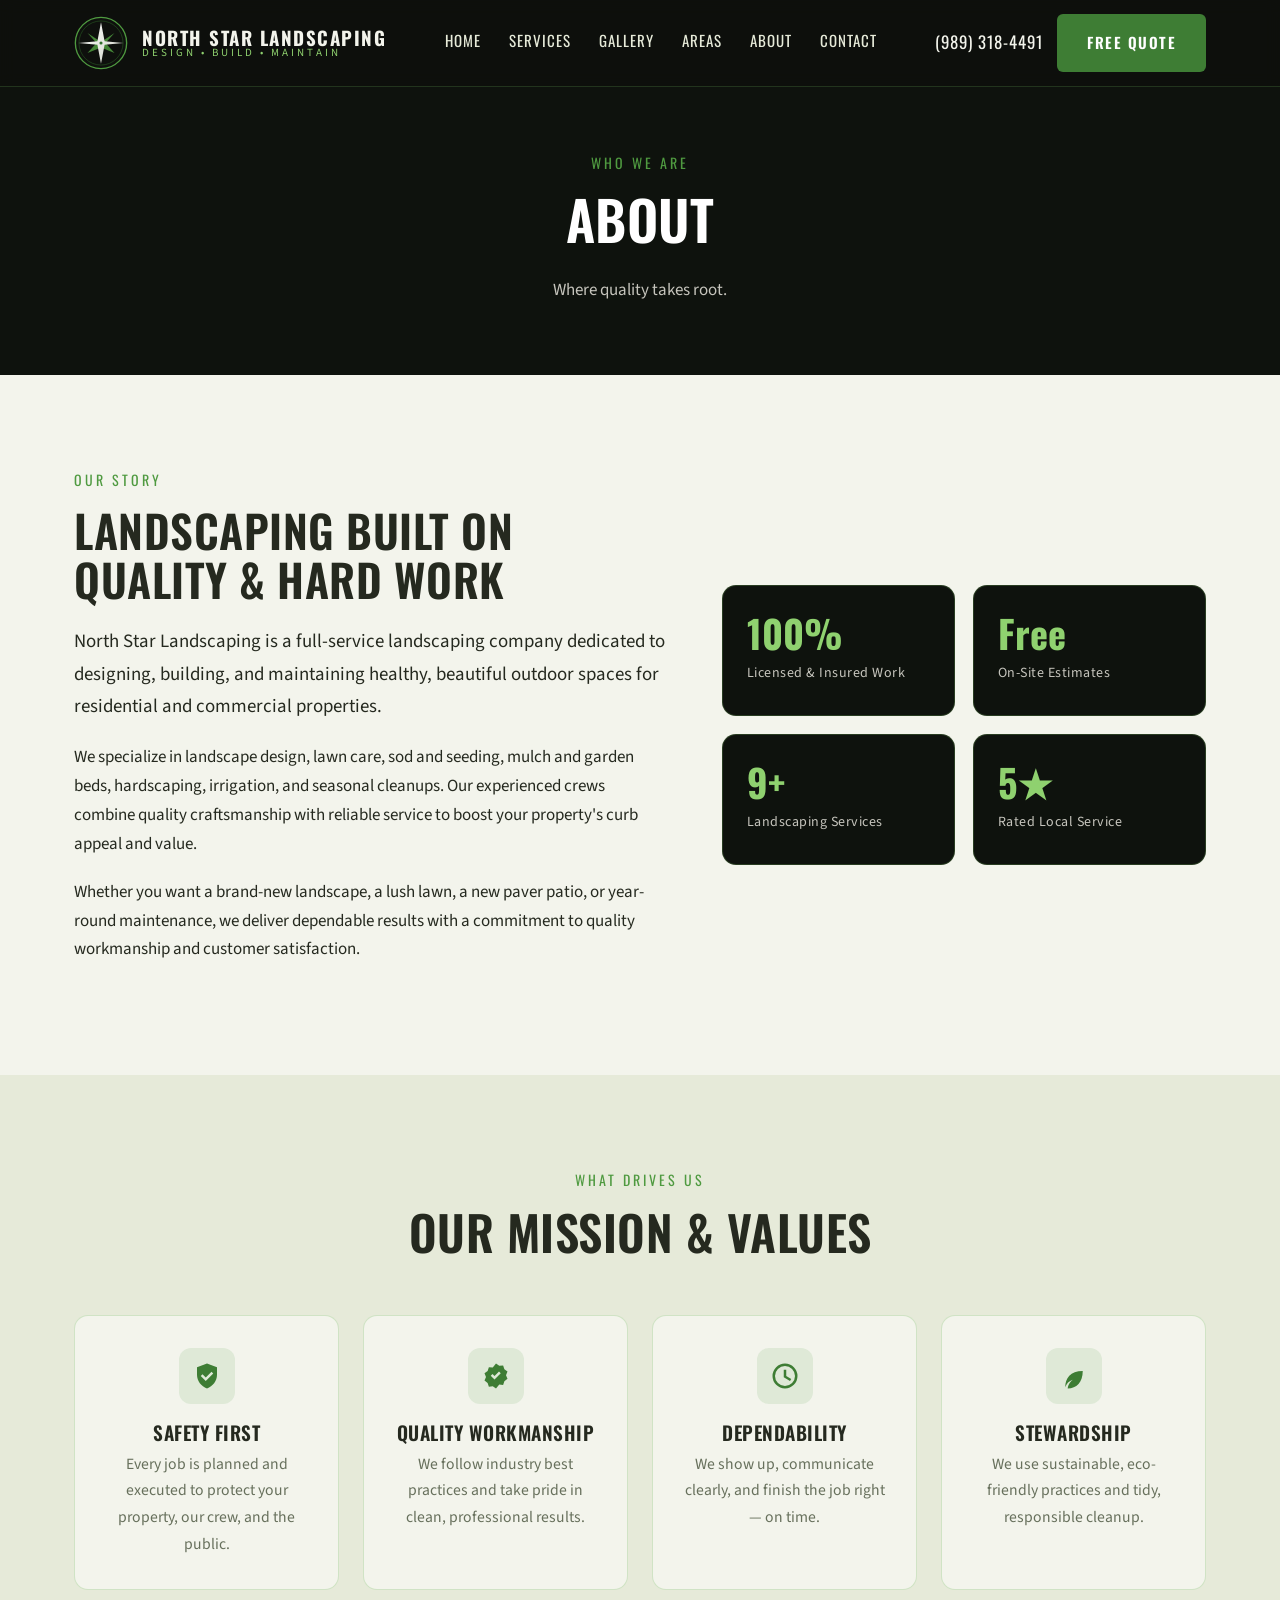
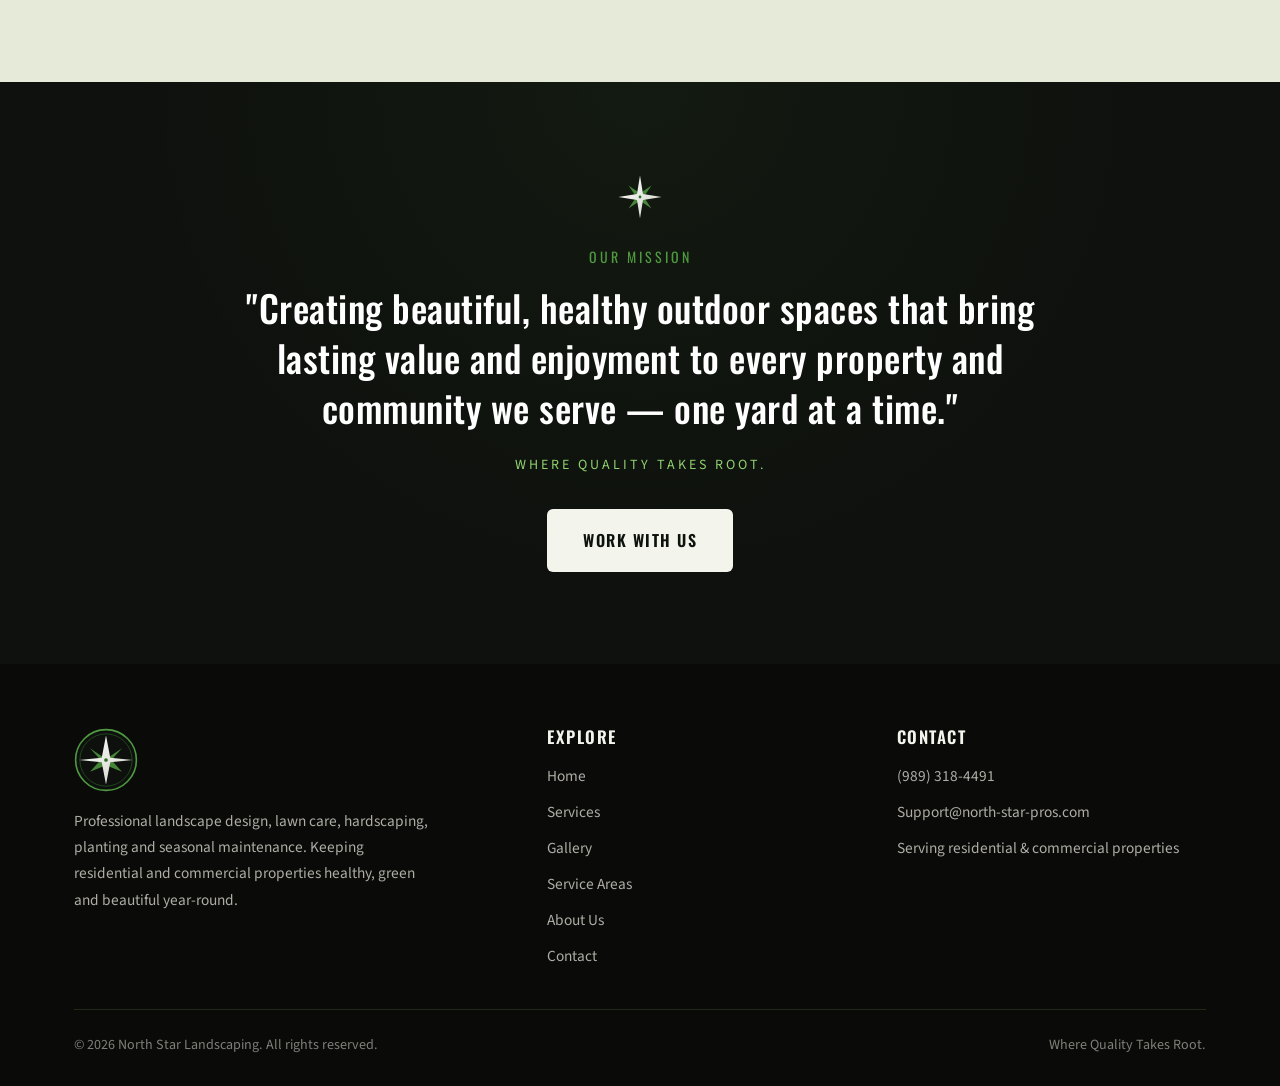
<file: preview/landscaping/about.html>
<!DOCTYPE html>
<html lang="en-US">
<head>
	<meta charset="UTF-8">
	<meta name="viewport" content="width=device-width, initial-scale=1">
	<link rel="profile" href="https://gmpg.org/xfn/11">
	<link rel="preconnect" href="https://fonts.googleapis.com"><link href="https://fonts.googleapis.com/css2?family=Oswald:wght@400;500;600;700&family=Source+Sans+3:wght@400;500;600&display=swap" rel="stylesheet"><link rel="stylesheet" href="../../theme/northstar-landscaping/style.css"><title>North Star Landscaping — About</title></head>
<body class="">

<header class="site-header" id="site-header">
	<div class="header-inner">
		<div class="brand">
			<a class="brand-mark-link" href="index.html"><img class="brand-mark" src="../../theme/northstar-landscaping/assets/img/logo.svg" alt="North Star Landscaping"></a>							<div class="brand-text">
					<strong>North Star Landscaping</strong>
					<span>Design • Build • Maintain</span>
				</div>
					</div>

		<nav class="primary-nav" id="primary-nav" aria-label="Primary">
			<ul><li><a href="index.html">Home</a></li><li><a href="services.html">Services</a></li><li><a href="gallery.html">Gallery</a></li><li><a href="service-areas.html">Areas</a></li><li><a href="about.html">About</a></li><li><a href="contact.html">Contact</a></li></ul>		</nav>

		<div class="header-cta">
			<a class="header-phone" href="tel:+19893184491">(989) 318-4491</a>
			<a class="btn btn--primary" href="contact.html">Free Quote</a>
			<button class="nav-toggle" id="nav-toggle" aria-label="Toggle menu" aria-expanded="false" aria-controls="primary-nav">
				<span></span><span></span><span></span>
			</button>
		</div>
	</div>
</header>
<section class="page-hero">
	<div class="container">
		<span class="eyebrow">Who We Are</span>
		<h1>About</h1>
		<p style="max-width:640px;margin:0 auto;color:rgba(244,241,232,.8);">Where quality takes root.</p>
	</div>
</section>

<section class="section">
	<div class="container about-grid">
		<div class="about-copy">
			<span class="eyebrow">Our Story</span>
			<h2>Landscaping Built on Quality &amp; Hard Work</h2>
			<p class="lead">North Star Landscaping is a full-service landscaping company dedicated to designing, building, and maintaining healthy, beautiful outdoor spaces for residential and commercial properties.</p>
			<p>We specialize in landscape design, lawn care, sod and seeding, mulch and garden beds, hardscaping, irrigation, and seasonal cleanups. Our experienced crews combine quality craftsmanship with reliable service to boost your property's curb appeal and value.</p>
			<p>Whether you want a brand-new landscape, a lush lawn, a new paver patio, or year-round maintenance, we deliver dependable results with a commitment to quality workmanship and customer satisfaction.</p>
					</div>
		<div class="about-stats">
			<div class="stat"><strong>100%</strong><span>Licensed &amp; Insured Work</span></div>
			<div class="stat"><strong>Free</strong><span>On-Site Estimates</span></div>
			<div class="stat"><strong>9+</strong><span>Landscaping Services</span></div>
			<div class="stat"><strong>5★</strong><span>Rated Local Service</span></div>
		</div>
	</div>
</section>

<section class="section section--tint">
	<div class="container">
		<div class="section-head">
			<span class="eyebrow">What Drives Us</span>
			<h2>Our Mission &amp; Values</h2>
		</div>
		<div class="values-grid">
			<div class="value-card">
				<div class="service-icon"><svg viewBox="0 0 24 24" xmlns="http://www.w3.org/2000/svg" aria-hidden="true"><path d="M12 2 4 5v6c0 5 3.4 9.2 8 11 4.6-1.8 8-6 8-11V5l-8-3zm-1 14-4-4 1.4-1.4L11 13.2l4.6-4.6L17 10l-6 6z"/></svg></div>
				<h3>Safety First</h3>
				<p>Every job is planned and executed to protect your property, our crew, and the public.</p>
			</div>
			<div class="value-card">
				<div class="service-icon"><svg viewBox="0 0 24 24" xmlns="http://www.w3.org/2000/svg" aria-hidden="true"><path d="m12 2 2.6 1.8 3.1-.3 1 3 2.5 1.9-1.2 2.9 1.2 2.9-2.5 1.9-1 3-3.1-.3L12 22l-2.6-1.8-3.1.3-1-3L2.8 15.6 4 12.7l-1.2-2.9 2.5-1.9 1-3 3.1.3L12 2zm-1.2 12.8 5-5-1.4-1.4-3.6 3.6-1.6-1.6-1.4 1.4 3 3z"/></svg></div>
				<h3>Quality Workmanship</h3>
				<p>We follow industry best practices and take pride in clean, professional results.</p>
			</div>
			<div class="value-card">
				<div class="service-icon"><svg viewBox="0 0 24 24" xmlns="http://www.w3.org/2000/svg" aria-hidden="true"><path d="M12 2a10 10 0 1 0 0 20 10 10 0 0 0 0-20zm0 18a8 8 0 1 1 0-16 8 8 0 0 1 0 16zm1-13h-2v6l5 3 1-1.7-4-2.3V7z"/></svg></div>
				<h3>Dependability</h3>
				<p>We show up, communicate clearly, and finish the job right — on time.</p>
			</div>
			<div class="value-card">
				<div class="service-icon"><svg viewBox="0 0 24 24" xmlns="http://www.w3.org/2000/svg" aria-hidden="true"><path d="M5 21c0-7 4-13 14-13 0 9-5 14-12 14 0 0 0-4 4-7-3 1-5 3-6 6z"/></svg></div>
				<h3>Stewardship</h3>
				<p>We use sustainable, eco-friendly practices and tidy, responsible cleanup.</p>
			</div>
		</div>
	</div>
</section>

<section class="section mission">
	<div class="container">
		<img class="star-divider" src="../../theme/northstar-landscaping/assets/img/star.svg" alt="">
		<span class="eyebrow">Our Mission</span>
		<blockquote>"Creating beautiful, healthy outdoor spaces that bring lasting value and enjoyment to every property and community we serve — one yard at a time."</blockquote>
		<cite>Where Quality Takes Root.</cite>
		<div style="margin-top:30px;">
			<a class="btn btn--light btn--lg" href="contact.html">Work With Us</a>
		</div>
	</div>
</section>

<footer class="site-footer">
	<div class="container">
		<div class="footer-top">
			<div class="footer-brand">
				<a class="brand-mark-link" href="index.html"><img class="brand-mark" src="../../theme/northstar-landscaping/assets/img/logo.svg" alt="North Star Landscaping"></a>				<p>Professional landscape design, lawn care, hardscaping, planting and seasonal maintenance. Keeping residential and commercial properties healthy, green and beautiful year-round.</p>
							</div>

			<div class="footer-col">
				<h4>Explore</h4>
				<ul>
					<li><a href="index.html">Home</a></li>
					<li><a href="index.htmlservices/">Services</a></li>
					<li><a href="index.htmlgallery/">Gallery</a></li>
					<li><a href="index.htmlservice-areas/">Service Areas</a></li>
					<li><a href="index.htmlabout/">About Us</a></li>
					<li><a href="index.htmlcontact/">Contact</a></li>
				</ul>
			</div>

			<div class="footer-col">
				<h4>Contact</h4>
				<ul>
					<li><a href="tel:+19893184491">(989) 318-4491</a></li>
					<li><a href="mailto:Support@north-star-pros.com">Support@north-star-pros.com</a></li>
					<li>Serving residential &amp; commercial properties</li>
				</ul>
			</div>
		</div>

		<div class="footer-bottom">
			<span>&copy; 2026 North Star Landscaping. All rights reserved.</span>
			<span>Where Quality Takes Root.</span>
		</div>
	</div>
</footer>

<script src="../../theme/northstar-landscaping/assets/js/main.js"></script></body>
</html>
</file>
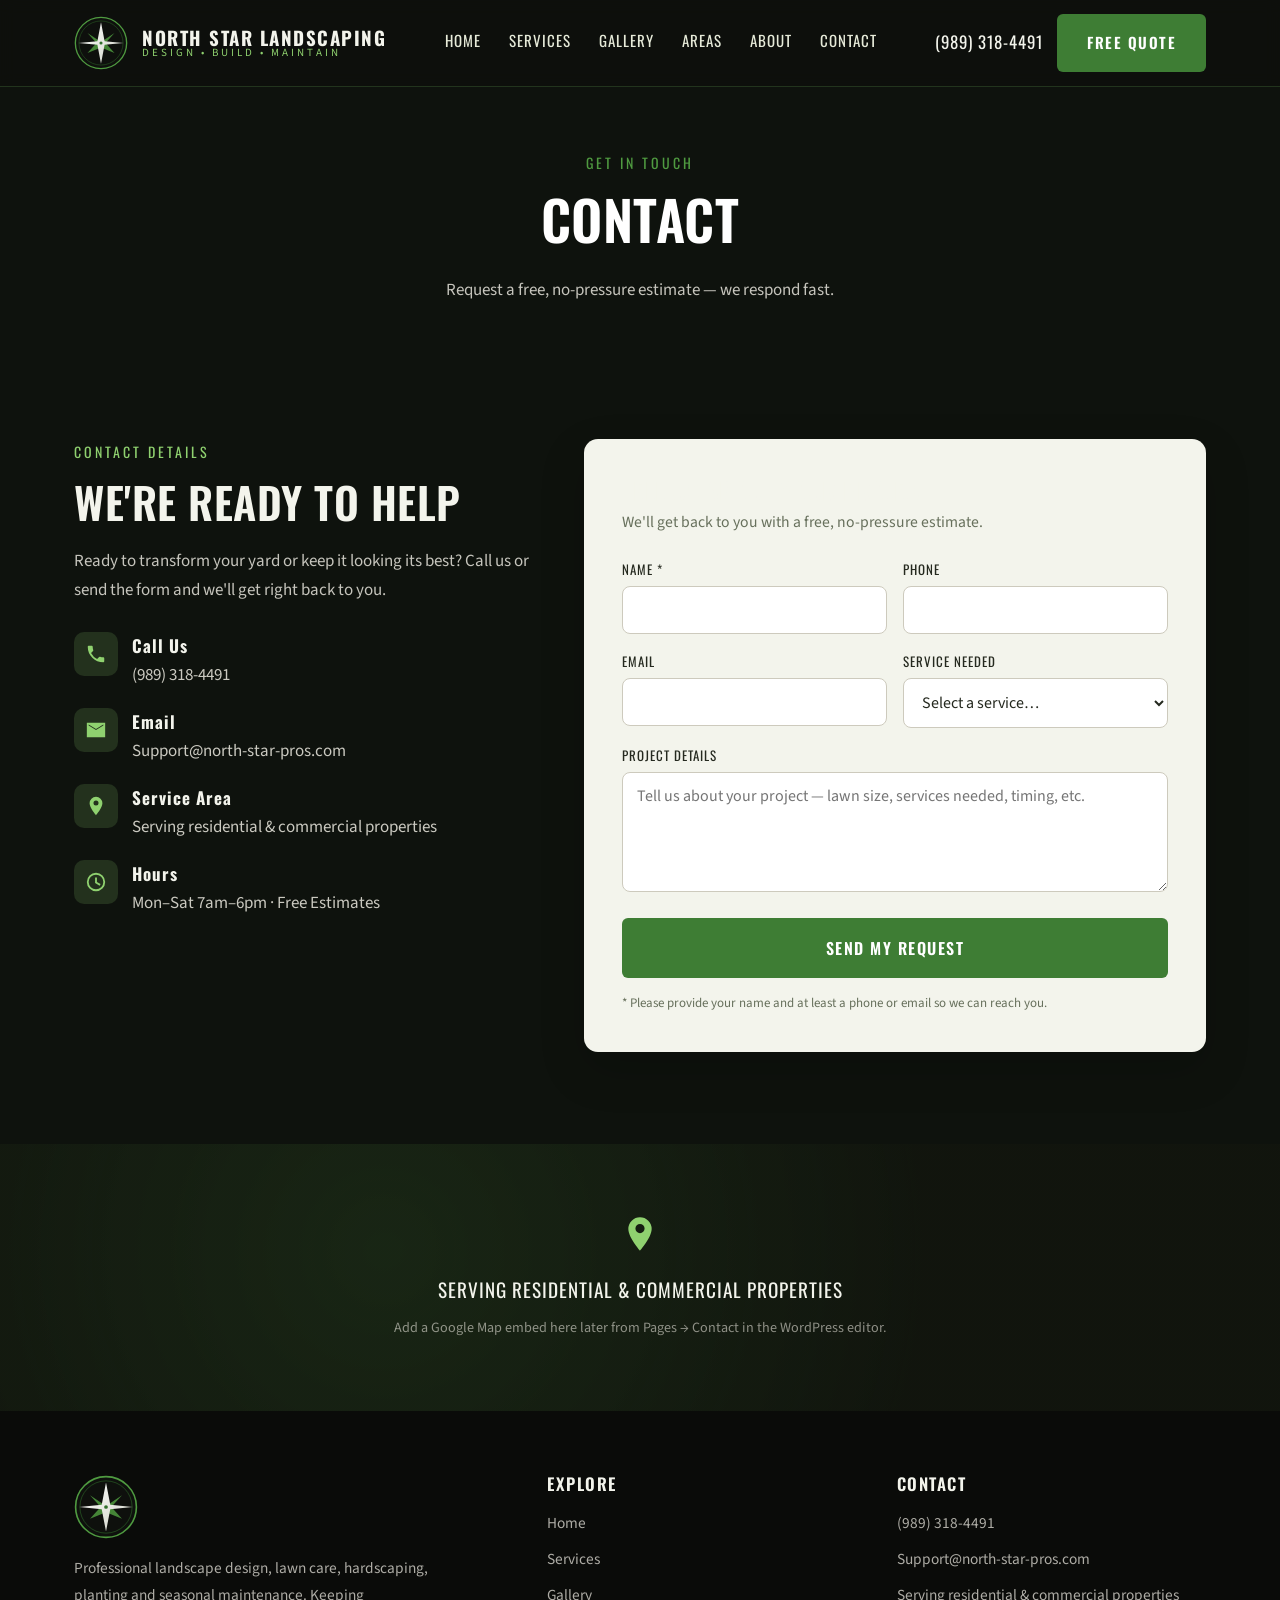
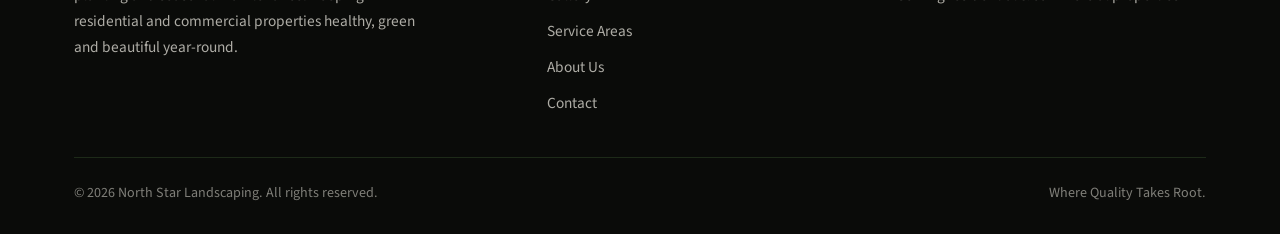
<file: preview/landscaping/contact.html>
<!DOCTYPE html>
<html lang="en-US">
<head>
	<meta charset="UTF-8">
	<meta name="viewport" content="width=device-width, initial-scale=1">
	<link rel="profile" href="https://gmpg.org/xfn/11">
	<link rel="preconnect" href="https://fonts.googleapis.com"><link href="https://fonts.googleapis.com/css2?family=Oswald:wght@400;500;600;700&family=Source+Sans+3:wght@400;500;600&display=swap" rel="stylesheet"><link rel="stylesheet" href="../../theme/northstar-landscaping/style.css"><title>North Star Landscaping — Contact</title></head>
<body class="">

<header class="site-header" id="site-header">
	<div class="header-inner">
		<div class="brand">
			<a class="brand-mark-link" href="index.html"><img class="brand-mark" src="../../theme/northstar-landscaping/assets/img/logo.svg" alt="North Star Landscaping"></a>							<div class="brand-text">
					<strong>North Star Landscaping</strong>
					<span>Design • Build • Maintain</span>
				</div>
					</div>

		<nav class="primary-nav" id="primary-nav" aria-label="Primary">
			<ul><li><a href="index.html">Home</a></li><li><a href="services.html">Services</a></li><li><a href="gallery.html">Gallery</a></li><li><a href="service-areas.html">Areas</a></li><li><a href="about.html">About</a></li><li><a href="contact.html">Contact</a></li></ul>		</nav>

		<div class="header-cta">
			<a class="header-phone" href="tel:+19893184491">(989) 318-4491</a>
			<a class="btn btn--primary" href="contact.html">Free Quote</a>
			<button class="nav-toggle" id="nav-toggle" aria-label="Toggle menu" aria-expanded="false" aria-controls="primary-nav">
				<span></span><span></span><span></span>
			</button>
		</div>
	</div>
</header>
<section class="page-hero">
	<div class="container">
		<span class="eyebrow">Get In Touch</span>
		<h1>Contact</h1>
		<p style="max-width:640px;margin:0 auto;color:rgba(244,241,232,.8);">Request a free, no-pressure estimate — we respond fast.</p>
	</div>
</section>

<section class="section section--dark" style="padding-top:64px;">
	<div class="container contact-grid">
		<div class="contact-info">
			<span class="eyebrow">Contact Details</span>
			<h2>We're Ready to Help</h2>
			<p>Ready to transform your yard or keep it looking its best? Call us or send the form and we'll get right back to you.</p>
						<ul class="contact-list">
				<li>
					<span class="ci-icon"><svg viewBox="0 0 24 24" xmlns="http://www.w3.org/2000/svg" aria-hidden="true"><path d="M6.6 10.8a15.5 15.5 0 0 0 6.6 6.6l2.2-2.2a1 1 0 0 1 1-.24 11.4 11.4 0 0 0 3.6.6 1 1 0 0 1 1 1V20a1 1 0 0 1-1 1A17 17 0 0 1 3 4a1 1 0 0 1 1-1h3.4a1 1 0 0 1 1 1 11.4 11.4 0 0 0 .6 3.6 1 1 0 0 1-.25 1l-2.15 2.2z"/></svg></span>
					<div><strong>Call Us</strong><a href="tel:+19893184491">(989) 318-4491</a></div>
				</li>
				<li>
					<span class="ci-icon"><svg viewBox="0 0 24 24" xmlns="http://www.w3.org/2000/svg" aria-hidden="true"><path d="M2 4h20v16H2V4zm10 7L4 6v1l8 5 8-5V6l-8 5z"/></svg></span>
					<div><strong>Email</strong><a href="mailto:Support@north-star-pros.com">Support@north-star-pros.com</a></div>
				</li>
				<li>
					<span class="ci-icon"><svg viewBox="0 0 24 24" xmlns="http://www.w3.org/2000/svg" aria-hidden="true"><path d="M12 2a7 7 0 0 0-7 7c0 5 7 13 7 13s7-8 7-13a7 7 0 0 0-7-7zm0 9.5A2.5 2.5 0 1 1 12 6a2.5 2.5 0 0 1 0 5.5z"/></svg></span>
					<div><strong>Service Area</strong><span>Serving residential &amp; commercial properties</span></div>
				</li>
				<li>
					<span class="ci-icon"><svg viewBox="0 0 24 24" xmlns="http://www.w3.org/2000/svg" aria-hidden="true"><path d="M12 2a10 10 0 1 0 0 20 10 10 0 0 0 0-20zm0 18a8 8 0 1 1 0-16 8 8 0 0 1 0 16zm1-13h-2v6l5 3 1-1.7-4-2.3V7z"/></svg></span>
					<div><strong>Hours</strong><span>Mon–Sat 7am–6pm · Free Estimates</span></div>
				</li>
			</ul>
		</div>

		<form class="quote-form" action="#" method="post">
	<h3>Tell Us About Your Project</h3>
	<p class="form-sub">We'll get back to you with a free, no-pressure estimate.</p>

	
	<input type="hidden" name="action" value="ns_quote">
	<input type="hidden" name="ns_quote_nonce" value="preview">	<!-- Honeypot: hidden from humans -->
	<div class="hp-field" aria-hidden="true">
		<label>Company Website</label>
		<input type="text" name="company_website" tabindex="-1" autocomplete="off">
	</div>

	<div class="form-row">
		<div class="field">
			<label for="qf-name">Name *</label>
			<input id="qf-name" type="text" name="name" required>
		</div>
		<div class="field">
			<label for="qf-phone">Phone</label>
			<input id="qf-phone" type="tel" name="phone">
		</div>
	</div>
	<div class="form-row">
		<div class="field">
			<label for="qf-email">Email</label>
			<input id="qf-email" type="email" name="email">
		</div>
		<div class="field">
			<label for="qf-service">Service Needed</label>
			<select id="qf-service" name="service">
				<option value="">Select a service…</option>
									<option value="Landscape Design">Landscape Design</option>
									<option value="Lawn Care &amp; Maintenance">Lawn Care &amp; Maintenance</option>
									<option value="Sod &amp; Seeding">Sod &amp; Seeding</option>
									<option value="Mulch &amp; Garden Beds">Mulch &amp; Garden Beds</option>
									<option value="Tree &amp; Shrub Planting">Tree &amp; Shrub Planting</option>
									<option value="Hardscaping &amp; Patios">Hardscaping &amp; Patios</option>
									<option value="Irrigation Systems">Irrigation Systems</option>
									<option value="Seasonal Cleanups">Seasonal Cleanups</option>
									<option value="Snow &amp; Ice Management">Snow &amp; Ice Management</option>
								<option value="Other">Other / Not sure</option>
			</select>
		</div>
	</div>
	<div class="field">
		<label for="qf-message">Project Details</label>
		<textarea id="qf-message" name="message" placeholder="Tell us about your project — lawn size, services needed, timing, etc."></textarea>
	</div>
	<button type="submit" class="btn btn--primary btn--lg" style="width:100%; justify-content:center;">Send My Request</button>
	<p class="form-note">* Please provide your name and at least a phone or email so we can reach you.</p>
</form>
	</div>
</section>

<section class="map-band" aria-label="Service area">
	<div class="map-overlay">
		<div class="container">
			<svg viewBox="0 0 24 24" xmlns="http://www.w3.org/2000/svg" aria-hidden="true"><path d="M12 2a7 7 0 0 0-7 7c0 5 7 13 7 13s7-8 7-13a7 7 0 0 0-7-7zm0 9.5A2.5 2.5 0 1 1 12 6a2.5 2.5 0 0 1 0 5.5z"/></svg>			<p>Serving residential &amp; commercial properties</p>
			<small>Add a Google Map embed here later from Pages → Contact in the WordPress editor.</small>
		</div>
	</div>
</section>

<footer class="site-footer">
	<div class="container">
		<div class="footer-top">
			<div class="footer-brand">
				<a class="brand-mark-link" href="index.html"><img class="brand-mark" src="../../theme/northstar-landscaping/assets/img/logo.svg" alt="North Star Landscaping"></a>				<p>Professional landscape design, lawn care, hardscaping, planting and seasonal maintenance. Keeping residential and commercial properties healthy, green and beautiful year-round.</p>
							</div>

			<div class="footer-col">
				<h4>Explore</h4>
				<ul>
					<li><a href="index.html">Home</a></li>
					<li><a href="index.htmlservices/">Services</a></li>
					<li><a href="index.htmlgallery/">Gallery</a></li>
					<li><a href="index.htmlservice-areas/">Service Areas</a></li>
					<li><a href="index.htmlabout/">About Us</a></li>
					<li><a href="index.htmlcontact/">Contact</a></li>
				</ul>
			</div>

			<div class="footer-col">
				<h4>Contact</h4>
				<ul>
					<li><a href="tel:+19893184491">(989) 318-4491</a></li>
					<li><a href="mailto:Support@north-star-pros.com">Support@north-star-pros.com</a></li>
					<li>Serving residential &amp; commercial properties</li>
				</ul>
			</div>
		</div>

		<div class="footer-bottom">
			<span>&copy; 2026 North Star Landscaping. All rights reserved.</span>
			<span>Where Quality Takes Root.</span>
		</div>
	</div>
</footer>

<script src="../../theme/northstar-landscaping/assets/js/main.js"></script></body>
</html>
</file>
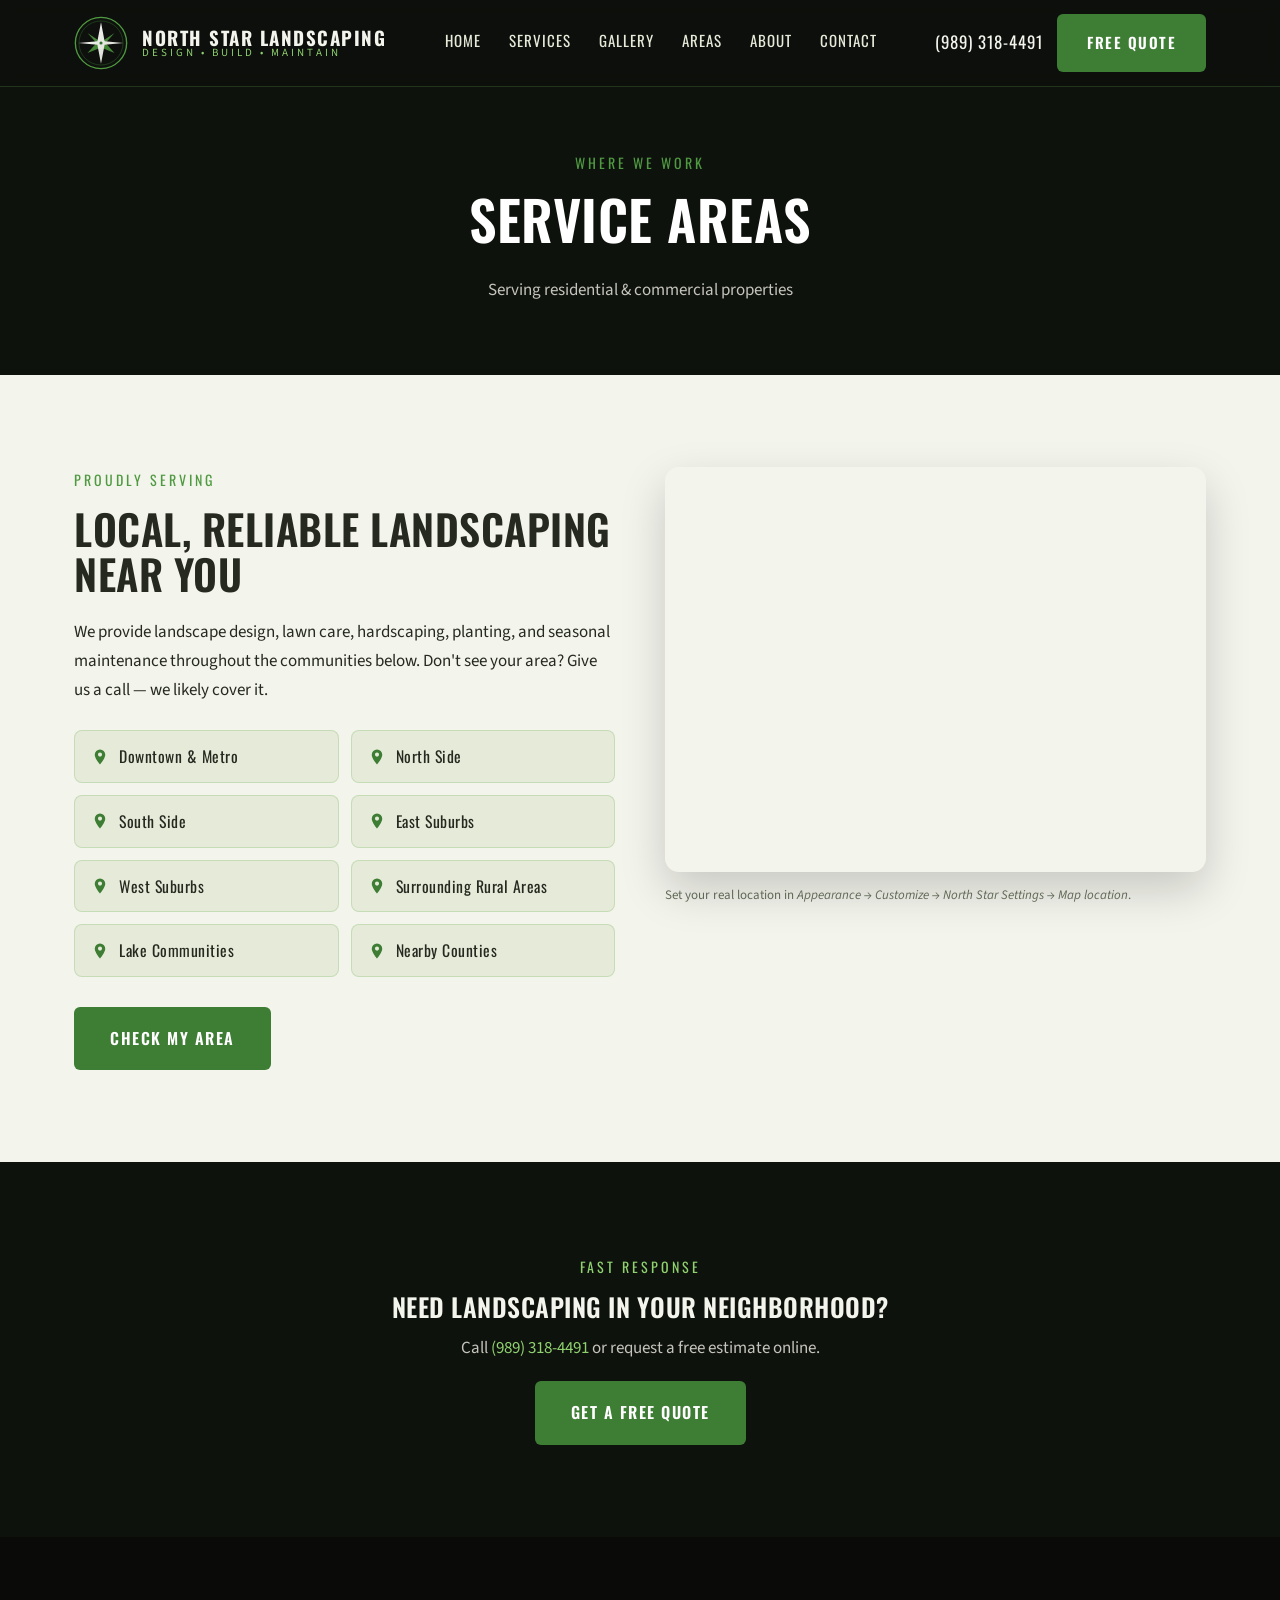
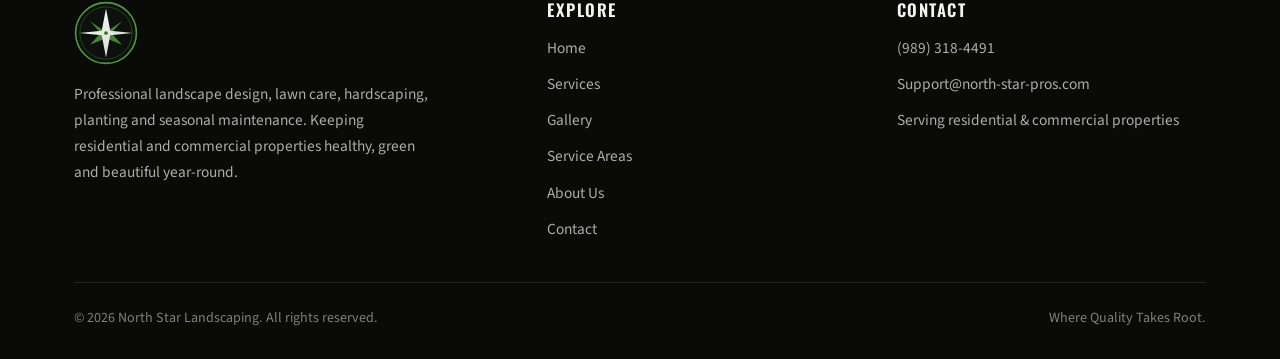
<file: preview/landscaping/service-areas.html>
<!DOCTYPE html>
<html lang="en-US">
<head>
	<meta charset="UTF-8">
	<meta name="viewport" content="width=device-width, initial-scale=1">
	<link rel="profile" href="https://gmpg.org/xfn/11">
	<link rel="preconnect" href="https://fonts.googleapis.com"><link href="https://fonts.googleapis.com/css2?family=Oswald:wght@400;500;600;700&family=Source+Sans+3:wght@400;500;600&display=swap" rel="stylesheet"><link rel="stylesheet" href="../../theme/northstar-landscaping/style.css"><title>North Star Landscaping — Service Areas</title></head>
<body class="">

<header class="site-header" id="site-header">
	<div class="header-inner">
		<div class="brand">
			<a class="brand-mark-link" href="index.html"><img class="brand-mark" src="../../theme/northstar-landscaping/assets/img/logo.svg" alt="North Star Landscaping"></a>							<div class="brand-text">
					<strong>North Star Landscaping</strong>
					<span>Design • Build • Maintain</span>
				</div>
					</div>

		<nav class="primary-nav" id="primary-nav" aria-label="Primary">
			<ul><li><a href="index.html">Home</a></li><li><a href="services.html">Services</a></li><li><a href="gallery.html">Gallery</a></li><li><a href="service-areas.html">Areas</a></li><li><a href="about.html">About</a></li><li><a href="contact.html">Contact</a></li></ul>		</nav>

		<div class="header-cta">
			<a class="header-phone" href="tel:+19893184491">(989) 318-4491</a>
			<a class="btn btn--primary" href="contact.html">Free Quote</a>
			<button class="nav-toggle" id="nav-toggle" aria-label="Toggle menu" aria-expanded="false" aria-controls="primary-nav">
				<span></span><span></span><span></span>
			</button>
		</div>
	</div>
</header>
<section class="page-hero">
	<div class="container">
		<span class="eyebrow">Where We Work</span>
		<h1>Service Areas</h1>
		<p style="max-width:640px;margin:0 auto;color:rgba(244,241,232,.8);">Serving residential &amp; commercial properties</p>
	</div>
</section>


<section class="section">
	<div class="container areas-layout">
		<div class="areas-copy">
			<span class="eyebrow">Proudly Serving</span>
			<h2>Local, Reliable Landscaping Near You</h2>
			<p>We provide landscape design, lawn care, hardscaping, planting, and seasonal maintenance throughout the communities below. Don't see your area? Give us a call — we likely cover it.</p>
			<ul class="areas-grid">
									<li class="area-chip"><svg viewBox="0 0 24 24" xmlns="http://www.w3.org/2000/svg" aria-hidden="true"><path d="M12 2a7 7 0 0 0-7 7c0 5 7 13 7 13s7-8 7-13a7 7 0 0 0-7-7zm0 9.5A2.5 2.5 0 1 1 12 6a2.5 2.5 0 0 1 0 5.5z"/></svg><span>Downtown &amp; Metro</span></li>
									<li class="area-chip"><svg viewBox="0 0 24 24" xmlns="http://www.w3.org/2000/svg" aria-hidden="true"><path d="M12 2a7 7 0 0 0-7 7c0 5 7 13 7 13s7-8 7-13a7 7 0 0 0-7-7zm0 9.5A2.5 2.5 0 1 1 12 6a2.5 2.5 0 0 1 0 5.5z"/></svg><span>North Side</span></li>
									<li class="area-chip"><svg viewBox="0 0 24 24" xmlns="http://www.w3.org/2000/svg" aria-hidden="true"><path d="M12 2a7 7 0 0 0-7 7c0 5 7 13 7 13s7-8 7-13a7 7 0 0 0-7-7zm0 9.5A2.5 2.5 0 1 1 12 6a2.5 2.5 0 0 1 0 5.5z"/></svg><span>South Side</span></li>
									<li class="area-chip"><svg viewBox="0 0 24 24" xmlns="http://www.w3.org/2000/svg" aria-hidden="true"><path d="M12 2a7 7 0 0 0-7 7c0 5 7 13 7 13s7-8 7-13a7 7 0 0 0-7-7zm0 9.5A2.5 2.5 0 1 1 12 6a2.5 2.5 0 0 1 0 5.5z"/></svg><span>East Suburbs</span></li>
									<li class="area-chip"><svg viewBox="0 0 24 24" xmlns="http://www.w3.org/2000/svg" aria-hidden="true"><path d="M12 2a7 7 0 0 0-7 7c0 5 7 13 7 13s7-8 7-13a7 7 0 0 0-7-7zm0 9.5A2.5 2.5 0 1 1 12 6a2.5 2.5 0 0 1 0 5.5z"/></svg><span>West Suburbs</span></li>
									<li class="area-chip"><svg viewBox="0 0 24 24" xmlns="http://www.w3.org/2000/svg" aria-hidden="true"><path d="M12 2a7 7 0 0 0-7 7c0 5 7 13 7 13s7-8 7-13a7 7 0 0 0-7-7zm0 9.5A2.5 2.5 0 1 1 12 6a2.5 2.5 0 0 1 0 5.5z"/></svg><span>Surrounding Rural Areas</span></li>
									<li class="area-chip"><svg viewBox="0 0 24 24" xmlns="http://www.w3.org/2000/svg" aria-hidden="true"><path d="M12 2a7 7 0 0 0-7 7c0 5 7 13 7 13s7-8 7-13a7 7 0 0 0-7-7zm0 9.5A2.5 2.5 0 1 1 12 6a2.5 2.5 0 0 1 0 5.5z"/></svg><span>Lake Communities</span></li>
									<li class="area-chip"><svg viewBox="0 0 24 24" xmlns="http://www.w3.org/2000/svg" aria-hidden="true"><path d="M12 2a7 7 0 0 0-7 7c0 5 7 13 7 13s7-8 7-13a7 7 0 0 0-7-7zm0 9.5A2.5 2.5 0 1 1 12 6a2.5 2.5 0 0 1 0 5.5z"/></svg><span>Nearby Counties</span></li>
							</ul>
			<a class="btn btn--primary btn--lg" href="contact.html">Check My Area</a>
		</div>
		<div class="areas-map">
			<div class="map-embed">
				<iframe
					title="Service area map"
					src="https://maps.google.com/maps?q=United%20States&amp;z=10&amp;ie=UTF8&amp;iwloc=&amp;output=embed"
					width="600" height="450" style="border:0;"
					loading="lazy" referrerpolicy="no-referrer-when-downgrade"></iframe>
			</div>
			<p class="map-tip">Set your real location in <em>Appearance → Customize → North Star Settings → Map location</em>.</p>
		</div>
	</div>
</section>

<section class="section section--dark" style="text-align:center;">
	<div class="container" style="max-width:720px;">
		<span class="eyebrow">Fast Response</span>
		<h2>Need Landscaping in Your Neighborhood?</h2>
		<p style="color:rgba(244,241,232,.8);">Call <a href="tel:+19893184491" style="color:var(--ns-olive-bright);">(989) 318-4491</a> or request a free estimate online.</p>
		<a class="btn btn--primary btn--lg" href="contact.html">Get a Free Quote</a>
	</div>
</section>

<footer class="site-footer">
	<div class="container">
		<div class="footer-top">
			<div class="footer-brand">
				<a class="brand-mark-link" href="index.html"><img class="brand-mark" src="../../theme/northstar-landscaping/assets/img/logo.svg" alt="North Star Landscaping"></a>				<p>Professional landscape design, lawn care, hardscaping, planting and seasonal maintenance. Keeping residential and commercial properties healthy, green and beautiful year-round.</p>
							</div>

			<div class="footer-col">
				<h4>Explore</h4>
				<ul>
					<li><a href="index.html">Home</a></li>
					<li><a href="index.htmlservices/">Services</a></li>
					<li><a href="index.htmlgallery/">Gallery</a></li>
					<li><a href="index.htmlservice-areas/">Service Areas</a></li>
					<li><a href="index.htmlabout/">About Us</a></li>
					<li><a href="index.htmlcontact/">Contact</a></li>
				</ul>
			</div>

			<div class="footer-col">
				<h4>Contact</h4>
				<ul>
					<li><a href="tel:+19893184491">(989) 318-4491</a></li>
					<li><a href="mailto:Support@north-star-pros.com">Support@north-star-pros.com</a></li>
					<li>Serving residential &amp; commercial properties</li>
				</ul>
			</div>
		</div>

		<div class="footer-bottom">
			<span>&copy; 2026 North Star Landscaping. All rights reserved.</span>
			<span>Where Quality Takes Root.</span>
		</div>
	</div>
</footer>

<script src="../../theme/northstar-landscaping/assets/js/main.js"></script></body>
</html>
</file>
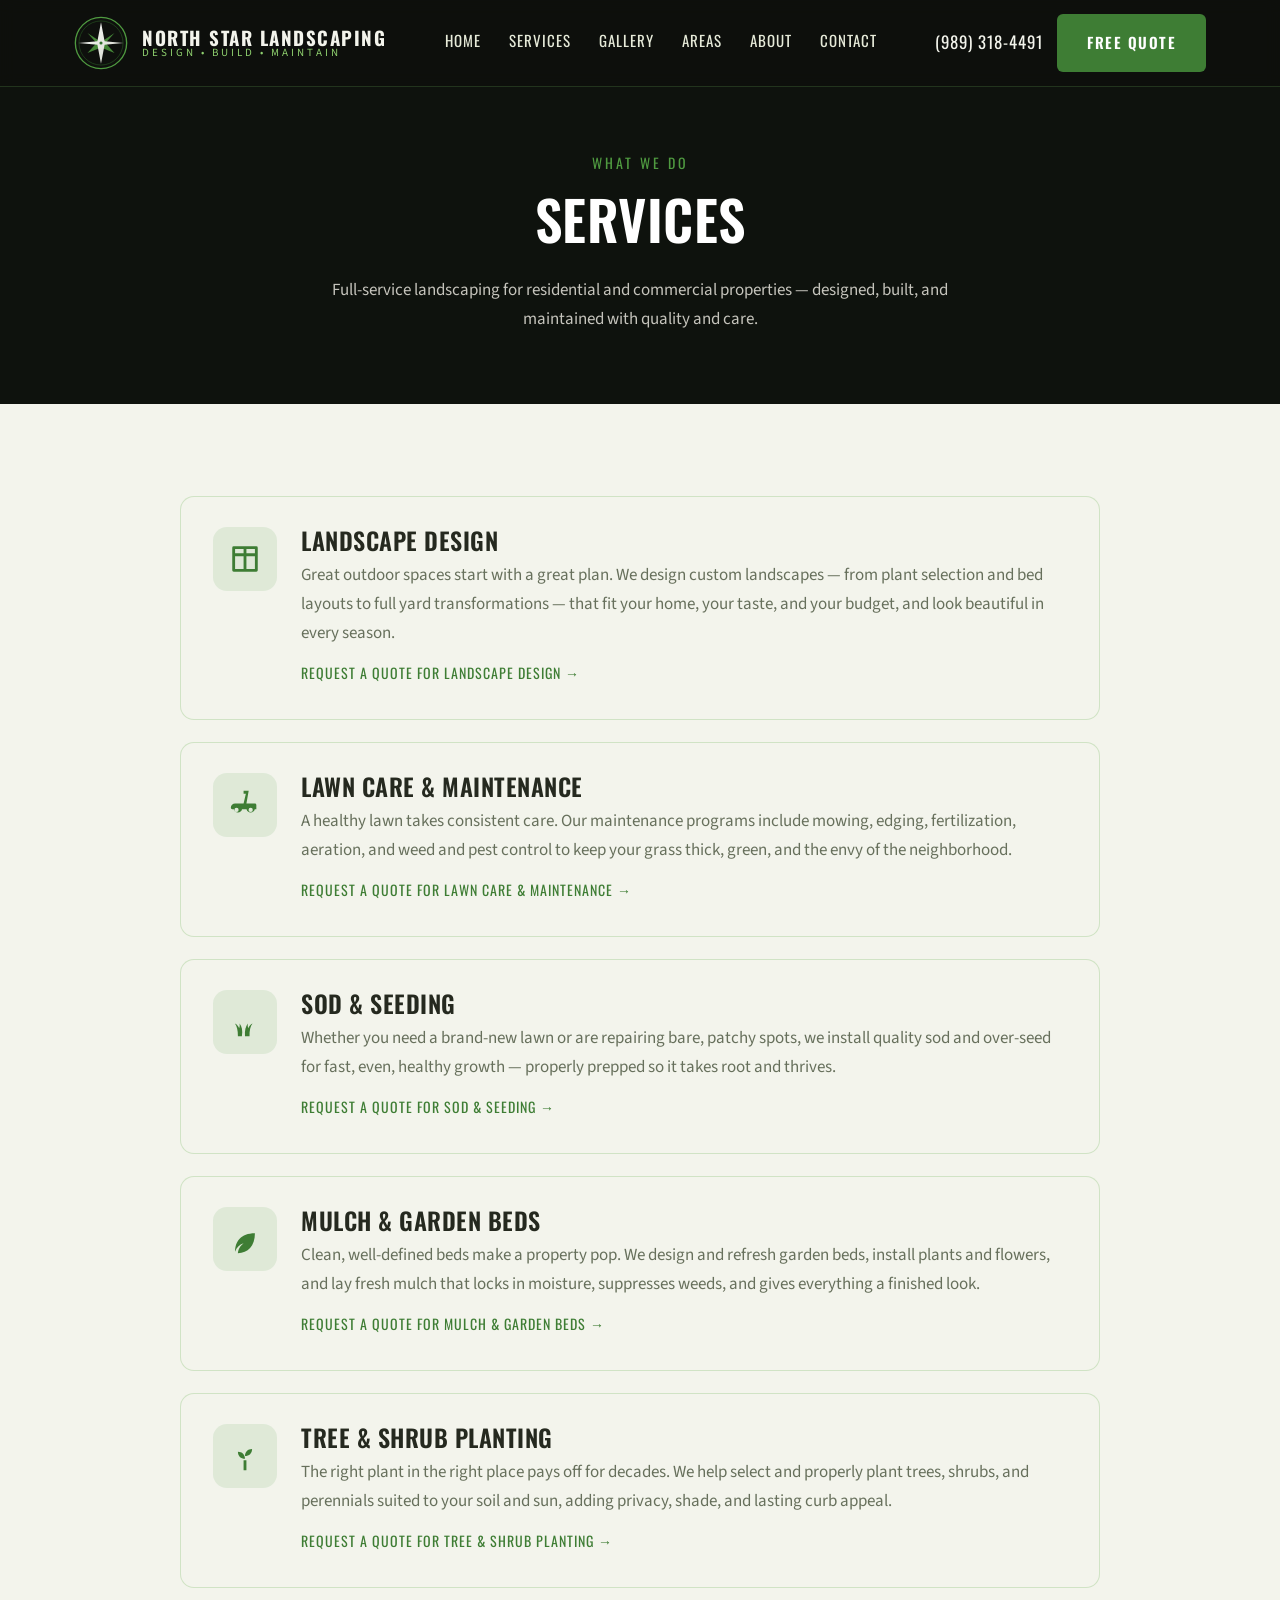
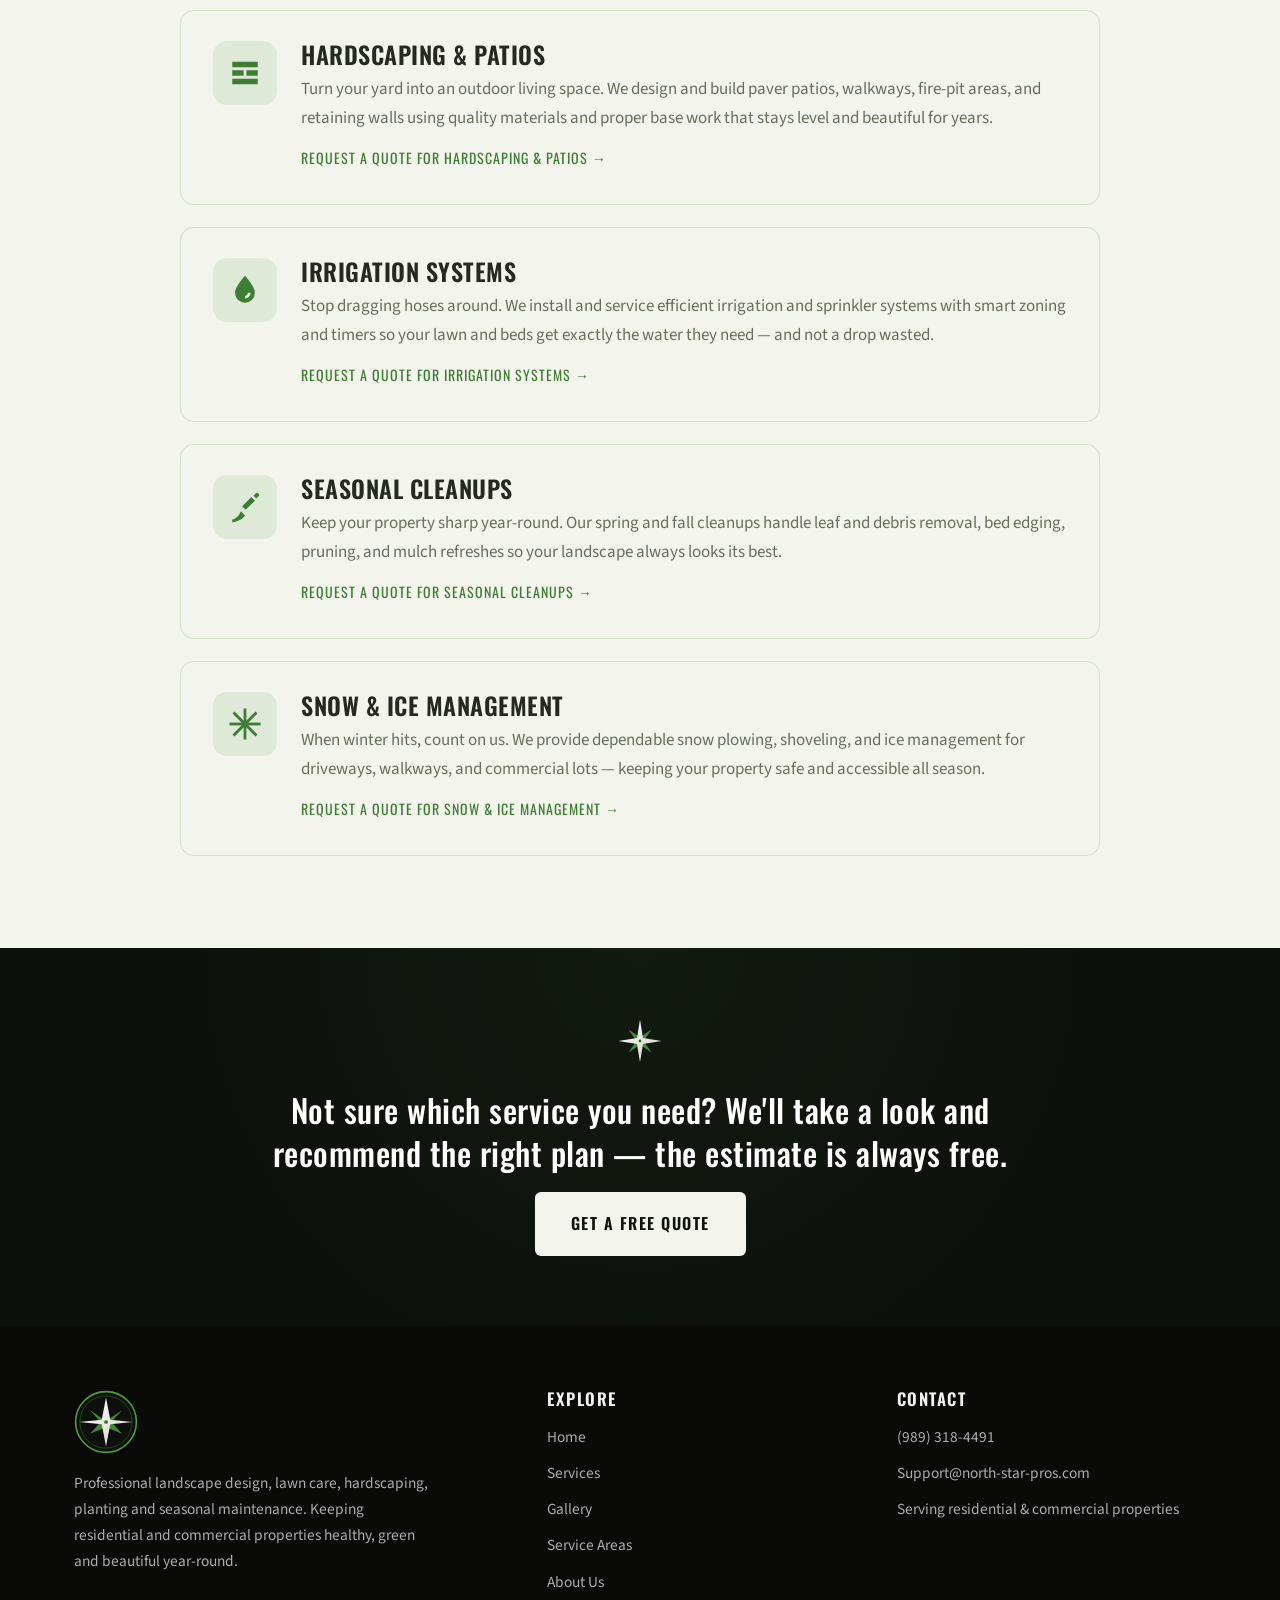
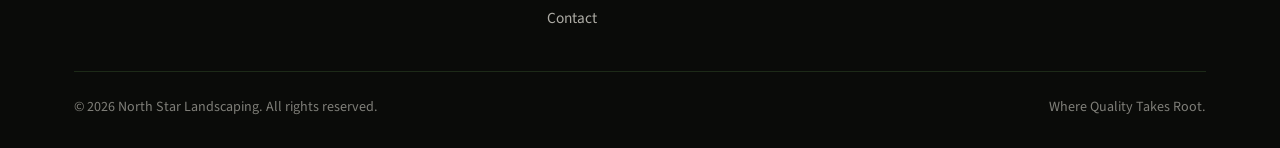
<file: preview/landscaping/services.html>
<!DOCTYPE html>
<html lang="en-US">
<head>
	<meta charset="UTF-8">
	<meta name="viewport" content="width=device-width, initial-scale=1">
	<link rel="profile" href="https://gmpg.org/xfn/11">
	<link rel="preconnect" href="https://fonts.googleapis.com"><link href="https://fonts.googleapis.com/css2?family=Oswald:wght@400;500;600;700&family=Source+Sans+3:wght@400;500;600&display=swap" rel="stylesheet"><link rel="stylesheet" href="../../theme/northstar-landscaping/style.css"><title>North Star Landscaping — Services</title></head>
<body class="">

<header class="site-header" id="site-header">
	<div class="header-inner">
		<div class="brand">
			<a class="brand-mark-link" href="index.html"><img class="brand-mark" src="../../theme/northstar-landscaping/assets/img/logo.svg" alt="North Star Landscaping"></a>							<div class="brand-text">
					<strong>North Star Landscaping</strong>
					<span>Design • Build • Maintain</span>
				</div>
					</div>

		<nav class="primary-nav" id="primary-nav" aria-label="Primary">
			<ul><li><a href="index.html">Home</a></li><li><a href="services.html">Services</a></li><li><a href="gallery.html">Gallery</a></li><li><a href="service-areas.html">Areas</a></li><li><a href="about.html">About</a></li><li><a href="contact.html">Contact</a></li></ul>		</nav>

		<div class="header-cta">
			<a class="header-phone" href="tel:+19893184491">(989) 318-4491</a>
			<a class="btn btn--primary" href="contact.html">Free Quote</a>
			<button class="nav-toggle" id="nav-toggle" aria-label="Toggle menu" aria-expanded="false" aria-controls="primary-nav">
				<span></span><span></span><span></span>
			</button>
		</div>
	</div>
</header>
<section class="page-hero">
	<div class="container">
		<span class="eyebrow">What We Do</span>
		<h1>Services</h1>
		<p style="max-width:640px;margin:0 auto;color:rgba(244,241,232,.8);">Full-service landscaping for residential and commercial properties — designed, built, and maintained with quality and care.</p>
	</div>
</section>


<section class="section">
	<div class="container">
		<div class="service-list">
							<article class="service-detail" id="service-0">
					<div class="service-detail-icon"><svg viewBox="0 0 24 24" xmlns="http://www.w3.org/2000/svg" aria-hidden="true"><path d="M4 3h16a1 1 0 0 1 1 1v16a1 1 0 0 1-1 1H4a1 1 0 0 1-1-1V4a1 1 0 0 1 1-1zm1 2v3h6V5H5zm8 0v3h6V5h-6zM5 10v9h6v-9H5zm8 0v9h6v-9h-6z"/></svg></div>
					<div class="service-detail-body">
						<h2>Landscape Design</h2>
						<p>Great outdoor spaces start with a great plan. We design custom landscapes — from plant selection and bed layouts to full yard transformations — that fit your home, your taste, and your budget, and look beautiful in every season.</p>
						<a class="text-link" href="contact.html">Request a quote for Landscape Design →</a>
					</div>
				</article>
							<article class="service-detail" id="service-1">
					<div class="service-detail-icon"><svg viewBox="0 0 24 24" xmlns="http://www.w3.org/2000/svg" aria-hidden="true"><path d="M11 2h3.6L13 11h6a1 1 0 0 1 1 1v3h-1.1a3 3 0 0 1-5.8 0H9.9a3 3 0 0 1-5.8 0H3a1 1 0 0 1-1-1 3 3 0 0 1 3-3h6l1.6-7H11V2zM6 14a1.5 1.5 0 1 0 0 3 1.5 1.5 0 0 0 0-3zm10 0a1.5 1.5 0 1 0 0 3 1.5 1.5 0 0 0 0-3z"/></svg></div>
					<div class="service-detail-body">
						<h2>Lawn Care &amp; Maintenance</h2>
						<p>A healthy lawn takes consistent care. Our maintenance programs include mowing, edging, fertilization, aeration, and weed and pest control to keep your grass thick, green, and the envy of the neighborhood.</p>
						<a class="text-link" href="contact.html">Request a quote for Lawn Care &amp; Maintenance →</a>
					</div>
				</article>
							<article class="service-detail" id="service-2">
					<div class="service-detail-icon"><svg viewBox="0 0 24 24" xmlns="http://www.w3.org/2000/svg" aria-hidden="true"><path d="M12 22c-.3-4 .4-7 2-9-.2 1.2-.1 2.3.3 3.4.6-1.5 1.6-2.7 3-3.4-1.5 2-2.2 4.9-2.1 9H12zM9.8 22H7c0-4.3-.7-7-2.1-9 1.4.7 2.4 1.9 3 3.4.4-1.1.5-2.2.3-3.4 1.6 2 2.3 5 1.6 9z"/></svg></div>
					<div class="service-detail-body">
						<h2>Sod &amp; Seeding</h2>
						<p>Whether you need a brand-new lawn or are repairing bare, patchy spots, we install quality sod and over-seed for fast, even, healthy growth — properly prepped so it takes root and thrives.</p>
						<a class="text-link" href="contact.html">Request a quote for Sod &amp; Seeding →</a>
					</div>
				</article>
							<article class="service-detail" id="service-3">
					<div class="service-detail-icon"><svg viewBox="0 0 24 24" xmlns="http://www.w3.org/2000/svg" aria-hidden="true"><path d="M5 21c0-7 4-13 14-13 0 9-5 14-12 14 0 0 0-4 4-7-3 1-5 3-6 6z"/></svg></div>
					<div class="service-detail-body">
						<h2>Mulch &amp; Garden Beds</h2>
						<p>Clean, well-defined beds make a property pop. We design and refresh garden beds, install plants and flowers, and lay fresh mulch that locks in moisture, suppresses weeds, and gives everything a finished look.</p>
						<a class="text-link" href="contact.html">Request a quote for Mulch &amp; Garden Beds →</a>
					</div>
				</article>
							<article class="service-detail" id="service-4">
					<div class="service-detail-icon"><svg viewBox="0 0 24 24" xmlns="http://www.w3.org/2000/svg" aria-hidden="true"><path d="M11 22v-7h2v7h-2zm1-8c-3 0-5-2-5-5 3 0 5 2 5 5zm0-2c0-3 2-5 5-5 0 3-2 5-5 5z"/></svg></div>
					<div class="service-detail-body">
						<h2>Tree &amp; Shrub Planting</h2>
						<p>The right plant in the right place pays off for decades. We help select and properly plant trees, shrubs, and perennials suited to your soil and sun, adding privacy, shade, and lasting curb appeal.</p>
						<a class="text-link" href="contact.html">Request a quote for Tree &amp; Shrub Planting →</a>
					</div>
				</article>
							<article class="service-detail" id="service-5">
					<div class="service-detail-icon"><svg viewBox="0 0 24 24" xmlns="http://www.w3.org/2000/svg" aria-hidden="true"><path d="M3 4h18v4H3V4zm0 6h8v4H3v-4zm10 0h8v4h-8v-4zM3 16h18v4H3v-4z"/></svg></div>
					<div class="service-detail-body">
						<h2>Hardscaping &amp; Patios</h2>
						<p>Turn your yard into an outdoor living space. We design and build paver patios, walkways, fire-pit areas, and retaining walls using quality materials and proper base work that stays level and beautiful for years.</p>
						<a class="text-link" href="contact.html">Request a quote for Hardscaping &amp; Patios →</a>
					</div>
				</article>
							<article class="service-detail" id="service-6">
					<div class="service-detail-icon"><svg viewBox="0 0 24 24" xmlns="http://www.w3.org/2000/svg" aria-hidden="true"><path d="M12 2s7 7.6 7 12a7 7 0 1 1-14 0c0-4.4 7-12 7-12zm0 16a4 4 0 0 0 4-4h-2a2 2 0 0 1-2 2v2z"/></svg></div>
					<div class="service-detail-body">
						<h2>Irrigation Systems</h2>
						<p>Stop dragging hoses around. We install and service efficient irrigation and sprinkler systems with smart zoning and timers so your lawn and beds get exactly the water they need — and not a drop wasted.</p>
						<a class="text-link" href="contact.html">Request a quote for Irrigation Systems →</a>
					</div>
				</article>
							<article class="service-detail" id="service-7">
					<div class="service-detail-icon"><svg viewBox="0 0 24 24" xmlns="http://www.w3.org/2000/svg" aria-hidden="true"><path d="M3 21c3-1 5-3 6-6l3 3c-2 3-5 4-9 5v-2zm9.5-7L19 7.5 16.5 5 10 11.5 12.5 14zM18 4l2 2 1.5-1.5a1.4 1.4 0 0 0-2-2L18 4z"/></svg></div>
					<div class="service-detail-body">
						<h2>Seasonal Cleanups</h2>
						<p>Keep your property sharp year-round. Our spring and fall cleanups handle leaf and debris removal, bed edging, pruning, and mulch refreshes so your landscape always looks its best.</p>
						<a class="text-link" href="contact.html">Request a quote for Seasonal Cleanups →</a>
					</div>
				</article>
							<article class="service-detail" id="service-8">
					<div class="service-detail-icon"><svg viewBox="0 0 24 24" xmlns="http://www.w3.org/2000/svg" aria-hidden="true"><path d="M11 1h2v22h-2z"/><path d="M1 11h22v2H1z"/><path d="M3.2 4.6 4.6 3.2 20.8 19.4l-1.4 1.4z"/><path d="M19.4 3.2l1.4 1.4L4.6 20.8l-1.4-1.4z"/></svg></div>
					<div class="service-detail-body">
						<h2>Snow &amp; Ice Management</h2>
						<p>When winter hits, count on us. We provide dependable snow plowing, shoveling, and ice management for driveways, walkways, and commercial lots — keeping your property safe and accessible all season.</p>
						<a class="text-link" href="contact.html">Request a quote for Snow &amp; Ice Management →</a>
					</div>
				</article>
					</div>
	</div>
</section>

<section class="section mission" style="padding:70px 0;">
	<div class="container">
		<img class="star-divider" src="../../theme/northstar-landscaping/assets/img/star.svg" alt="">
		<blockquote style="font-size:clamp(1.4rem,3vw,2rem);">Not sure which service you need? We'll take a look and recommend the right plan — the estimate is always free.</blockquote>
		<a class="btn btn--light btn--lg" href="contact.html">Get a Free Quote</a>
	</div>
</section>

<footer class="site-footer">
	<div class="container">
		<div class="footer-top">
			<div class="footer-brand">
				<a class="brand-mark-link" href="index.html"><img class="brand-mark" src="../../theme/northstar-landscaping/assets/img/logo.svg" alt="North Star Landscaping"></a>				<p>Professional landscape design, lawn care, hardscaping, planting and seasonal maintenance. Keeping residential and commercial properties healthy, green and beautiful year-round.</p>
							</div>

			<div class="footer-col">
				<h4>Explore</h4>
				<ul>
					<li><a href="index.html">Home</a></li>
					<li><a href="index.htmlservices/">Services</a></li>
					<li><a href="index.htmlgallery/">Gallery</a></li>
					<li><a href="index.htmlservice-areas/">Service Areas</a></li>
					<li><a href="index.htmlabout/">About Us</a></li>
					<li><a href="index.htmlcontact/">Contact</a></li>
				</ul>
			</div>

			<div class="footer-col">
				<h4>Contact</h4>
				<ul>
					<li><a href="tel:+19893184491">(989) 318-4491</a></li>
					<li><a href="mailto:Support@north-star-pros.com">Support@north-star-pros.com</a></li>
					<li>Serving residential &amp; commercial properties</li>
				</ul>
			</div>
		</div>

		<div class="footer-bottom">
			<span>&copy; 2026 North Star Landscaping. All rights reserved.</span>
			<span>Where Quality Takes Root.</span>
		</div>
	</div>
</footer>

<script src="../../theme/northstar-landscaping/assets/js/main.js"></script></body>
</html>
</file>
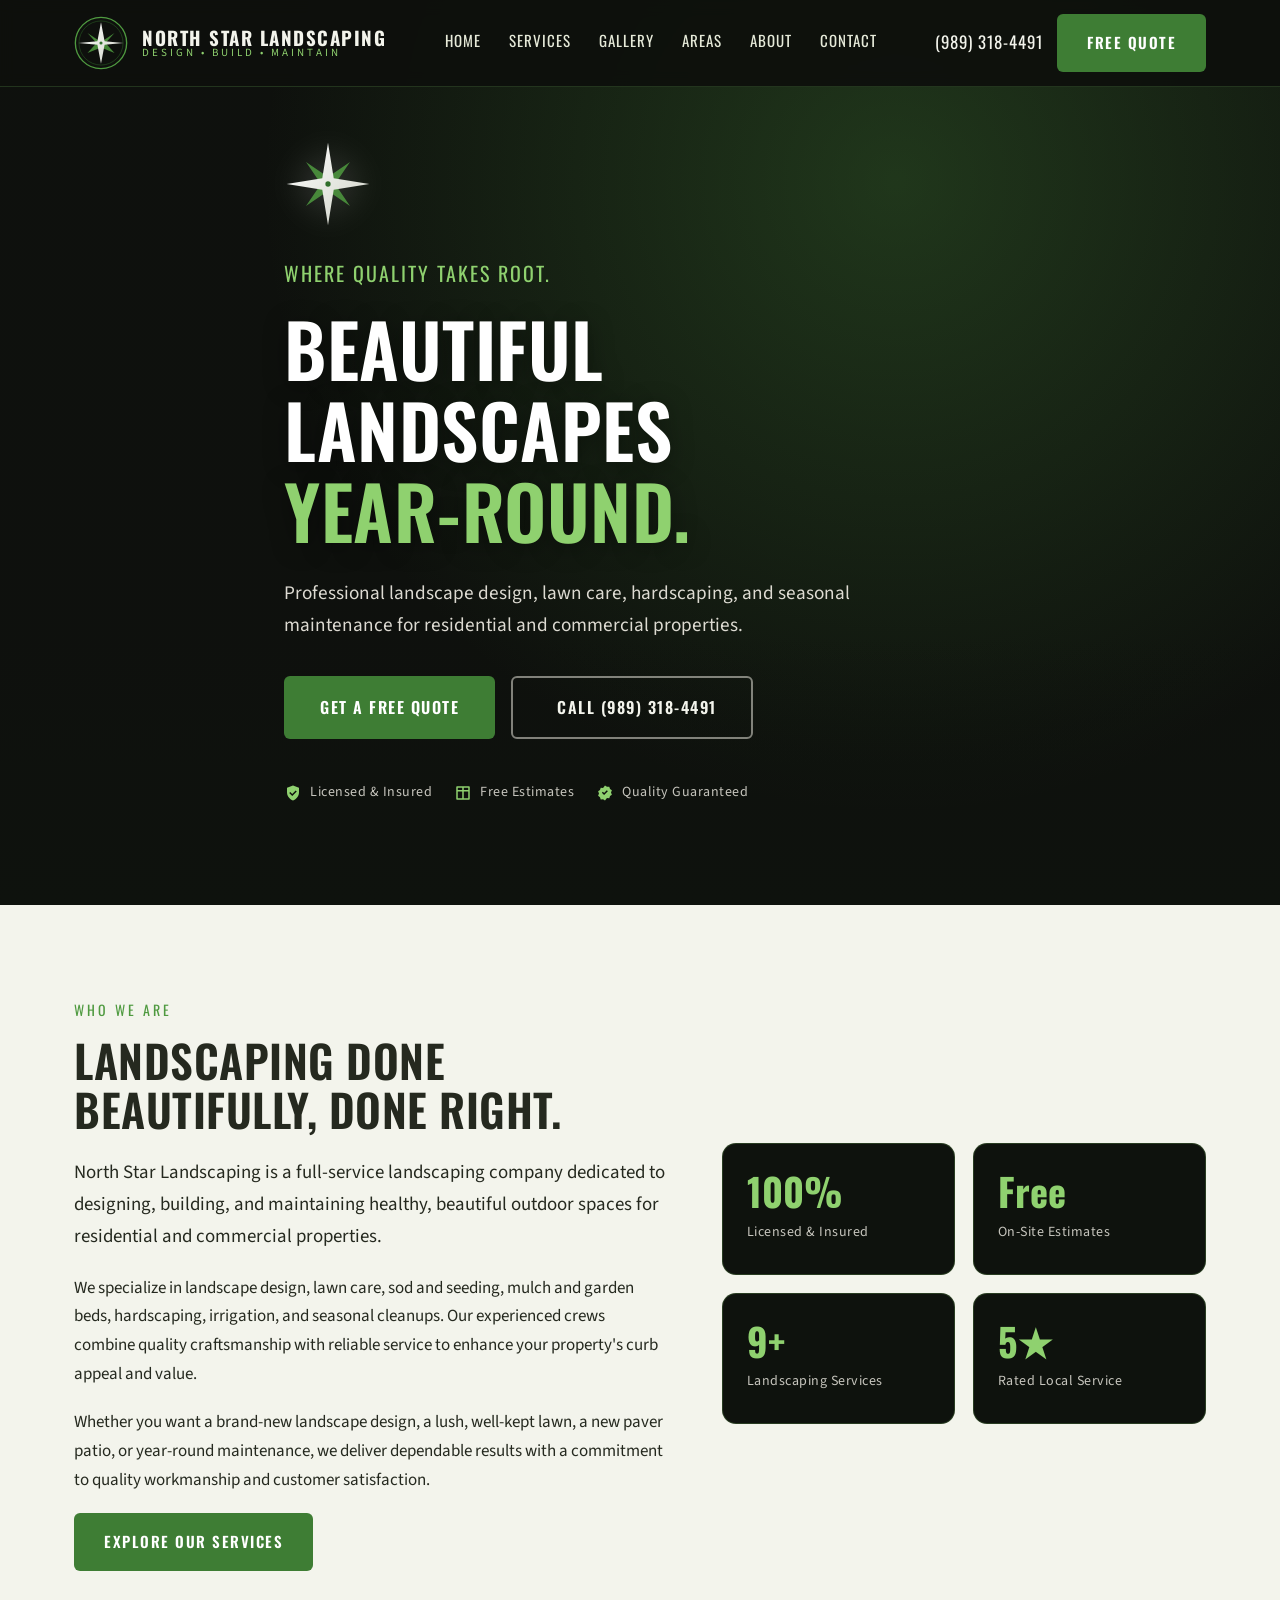
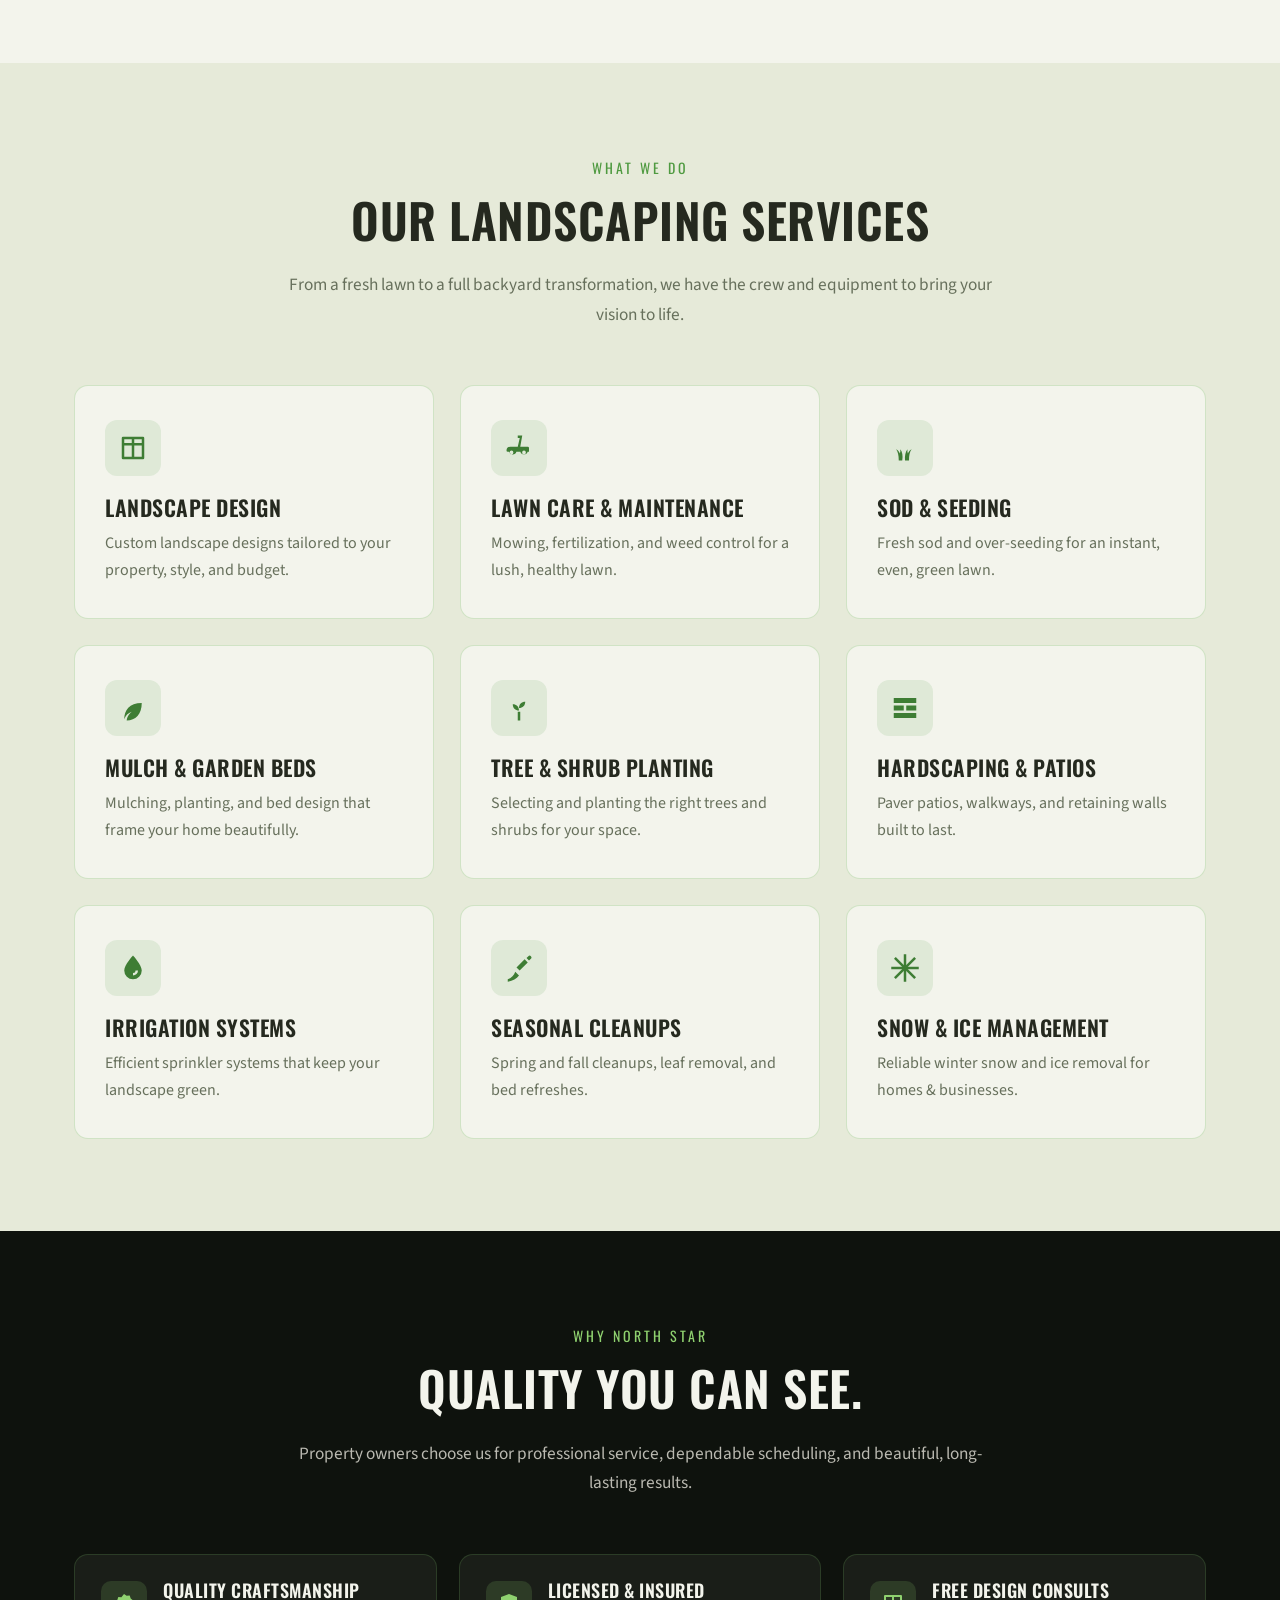
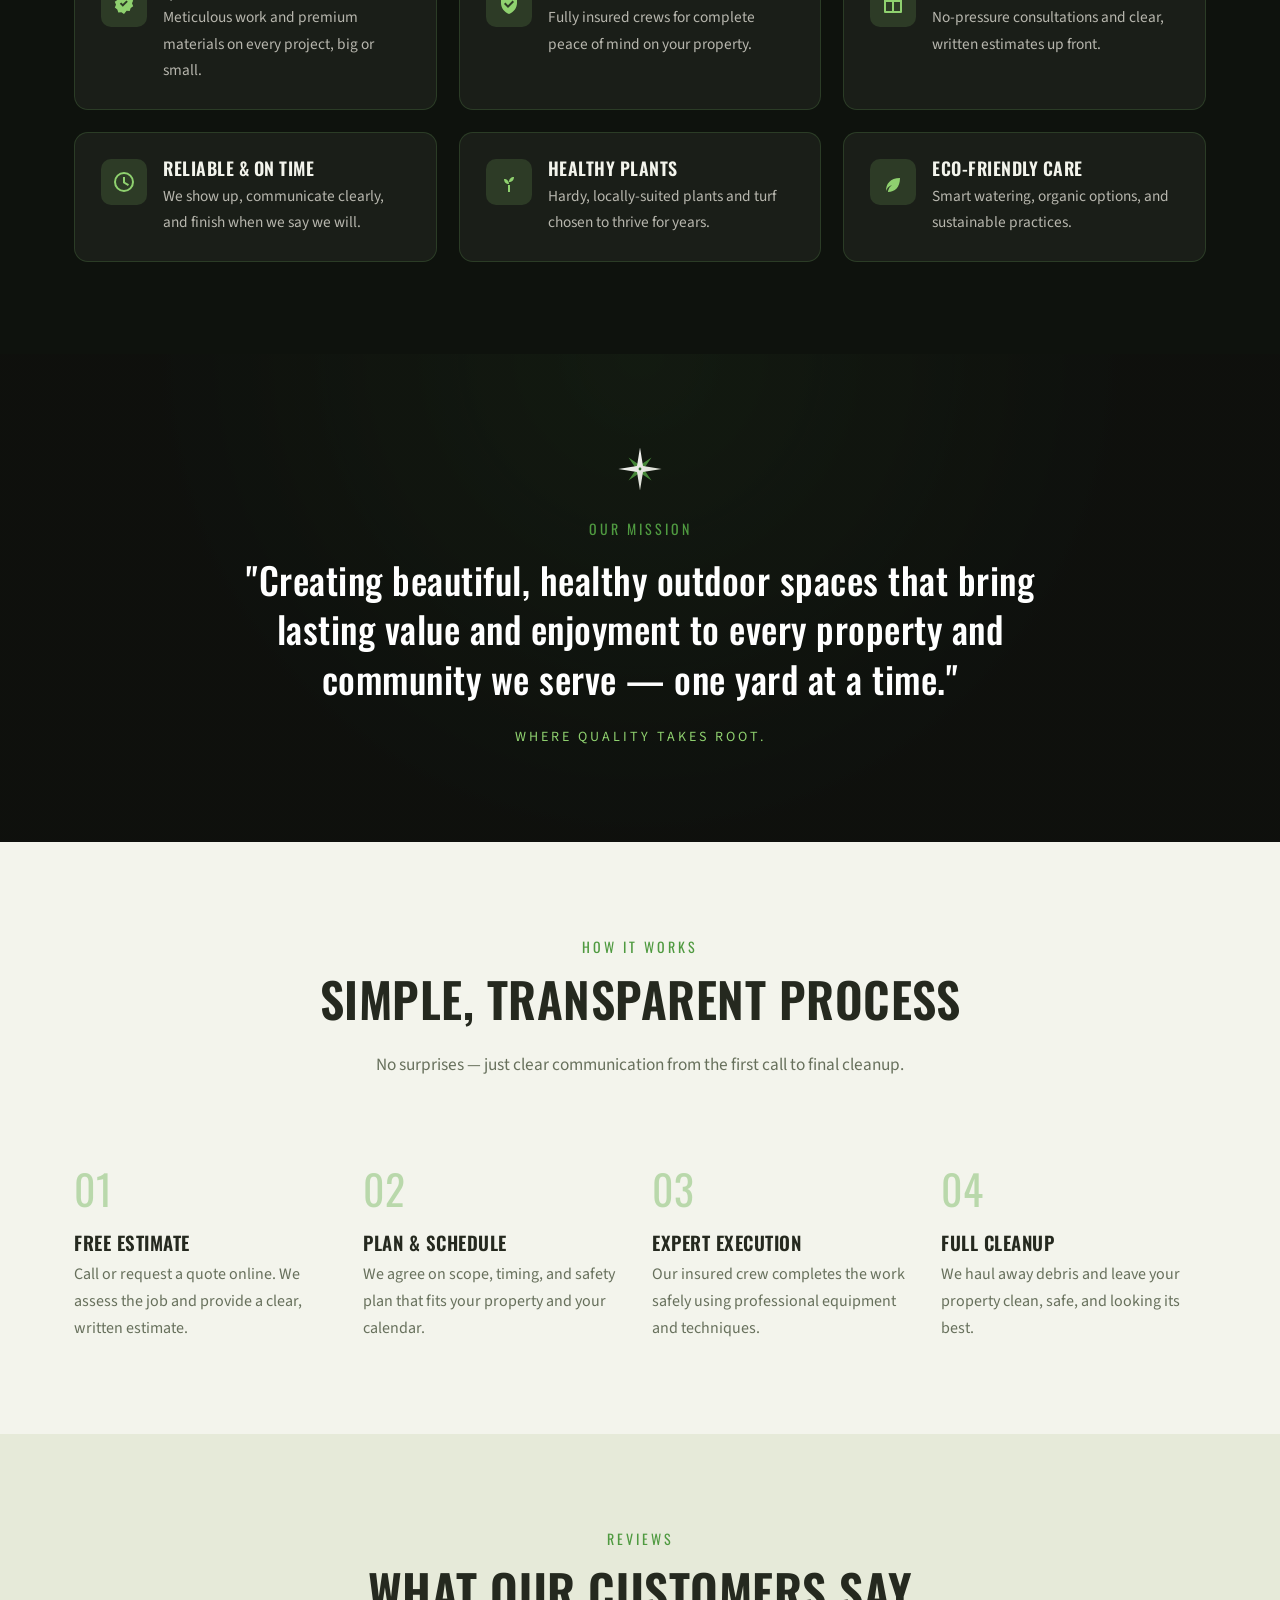
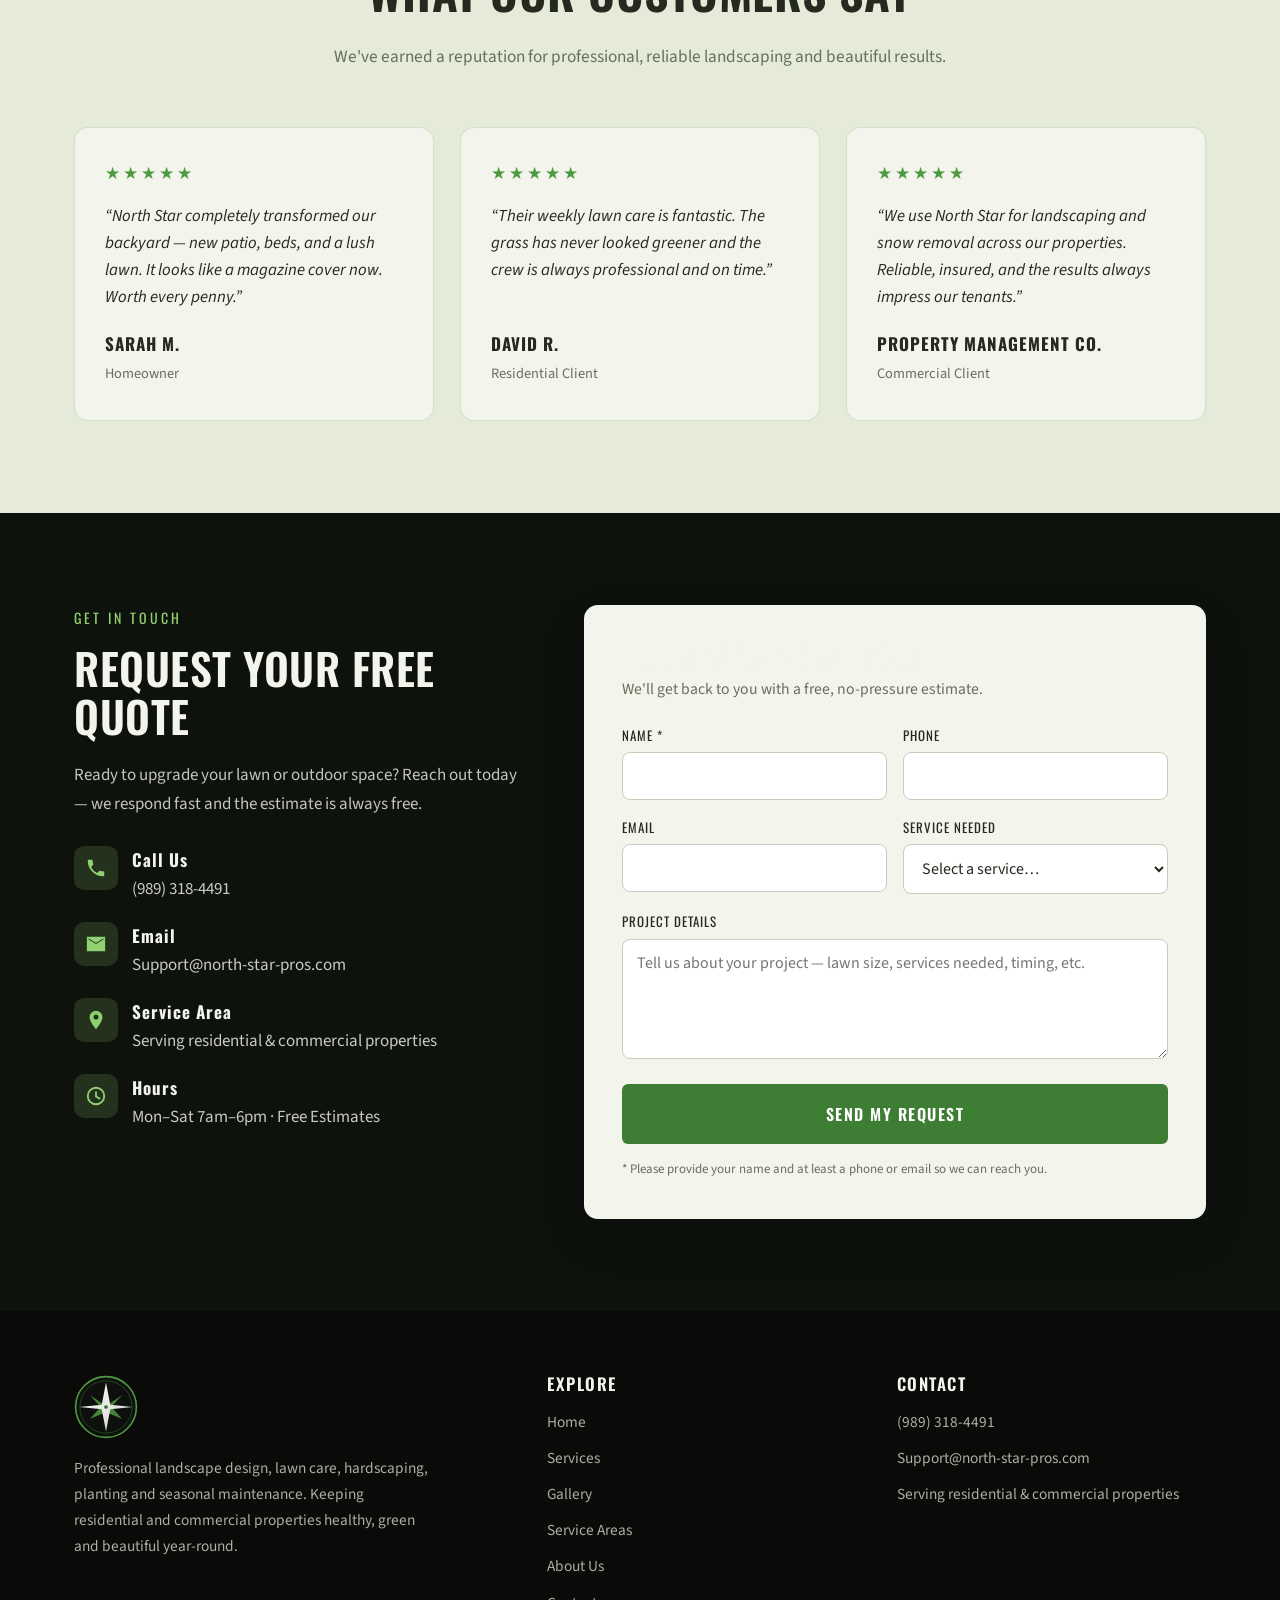
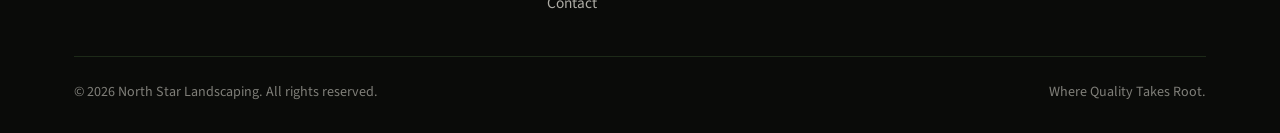
<file: preview/landscaping/standalone-homepage.html>
<!DOCTYPE html>
<html lang="en-US">
<head>
	<meta charset="UTF-8">
	<meta name="viewport" content="width=device-width, initial-scale=1">
	<link rel="profile" href="https://gmpg.org/xfn/11">
	<link rel="preconnect" href="https://fonts.googleapis.com"><link href="https://fonts.googleapis.com/css2?family=Oswald:wght@400;500;600;700&family=Source+Sans+3:wght@400;500;600&display=swap" rel="stylesheet"><title>North Star Landscaping — Beautiful Landscapes Year-Round</title><style>
/*
Theme Name: North Star Landscaping
Theme URI: https://north-star-pros.com
Author: North Star Landscaping
Description: A clean, professional one-page theme for North Star Landscaping. Built around a fresh green, black and silver identity. Edit business details under Appearance > Customize > North Star Settings.
Version: 1.0.0
License: GNU General Public License v2 or later
License URI: http://www.gnu.org/licenses/gpl-2.0.html
Text Domain: northstar
Tags: business, landscaping, lawn-care, one-page, custom-logo, responsive
*/

/* ============================================================
   Design tokens (North Star Landscaping — fresh green palette)
   ============================================================ */
:root {
  --ns-black:        #0e120d;
  --ns-black-2:      #131a10;
  --ns-dark:         #18210f;
  --ns-olive:        #3e7d34;
  --ns-olive-mid:    #4f9a40;
  --ns-olive-light:  #74b85e;
  --ns-olive-bright: #8fd16f;
  --ns-cream:        #f3f4ec;
  --ns-parchment:    #e6ead9;
  --ns-silver:       #d9d9d2;
  --ns-text:         #25291f;
  --ns-muted:        #67705c;
  --ns-line:         rgba(116, 184, 94, 0.28);
  --ns-shadow:       0 18px 45px rgba(0, 0, 0, 0.18);

  --ns-font-head: "Oswald", "Arial Narrow", Impact, sans-serif;
  --ns-font-body: "Source Sans 3", "Segoe UI", Helvetica, Arial, sans-serif;

  --ns-max: 1180px;
  --ns-radius: 14px;
}

/* ============================================================
   Base
   ============================================================ */
*,
*::before,
*::after { box-sizing: border-box; }

html { scroll-behavior: smooth; scroll-padding-top: 90px; }

body {
  margin: 0;
  font-family: var(--ns-font-body);
  font-size: 17px;
  line-height: 1.7;
  color: var(--ns-text);
  background: var(--ns-cream);
  -webkit-font-smoothing: antialiased;
}

img { max-width: 100%; height: auto; display: block; }

a { color: var(--ns-olive); text-decoration: none; transition: color .2s ease; }
a:hover { color: var(--ns-olive-mid); }

h1, h2, h3, h4 {
  font-family: var(--ns-font-head);
  font-weight: 600;
  line-height: 1.1;
  letter-spacing: .5px;
  color: var(--ns-text);
  margin: 0 0 .5em;
  text-transform: uppercase;
}

p { margin: 0 0 1.1em; }

.container {
  width: 100%;
  max-width: var(--ns-max);
  margin: 0 auto;
  padding: 0 24px;
}

.section { padding: 92px 0; }
.section--dark { background: var(--ns-black); color: var(--ns-parchment); }
.section--dark h2,
.section--dark h3 { color: var(--ns-cream); }
.section--tint { background: var(--ns-parchment); }

.eyebrow {
  display: inline-block;
  font-family: var(--ns-font-head);
  text-transform: uppercase;
  letter-spacing: 3px;
  font-size: 14px;
  color: var(--ns-olive-mid);
  margin-bottom: 14px;
}
.section--dark .eyebrow { color: var(--ns-olive-bright); }

.section-head { max-width: 720px; margin: 0 auto 56px; text-align: center; }
.section-head h2 { font-size: clamp(2rem, 4vw, 3rem); }
.section-head p { color: var(--ns-muted); font-size: 1.08rem; }
.section--dark .section-head p { color: rgba(244, 241, 232, 0.75); }

/* ============================================================
   Buttons
   ============================================================ */
.btn {
  display: inline-flex;
  align-items: center;
  gap: 10px;
  font-family: var(--ns-font-head);
  text-transform: uppercase;
  letter-spacing: 1.5px;
  font-size: 15px;
  font-weight: 600;
  padding: 14px 28px;
  border-radius: 6px;
  border: 2px solid transparent;
  cursor: pointer;
  transition: transform .15s ease, background .2s ease, color .2s ease, border-color .2s ease;
  white-space: nowrap;
}
.btn:hover { transform: translateY(-2px); }
.btn--primary { background: var(--ns-olive); color: #fff; }
.btn--primary:hover { background: var(--ns-olive-mid); color: #fff; }
.btn--ghost { background: transparent; color: var(--ns-cream); border-color: rgba(244, 241, 232, .5); }
.btn--ghost:hover { background: rgba(244, 241, 232, .12); color: #fff; border-color: var(--ns-cream); }
.btn--light { background: var(--ns-cream); color: var(--ns-black); }
.btn--light:hover { background: #fff; color: var(--ns-black); }
.btn--lg { padding: 16px 34px; font-size: 16px; }

/* ============================================================
   Header / navigation
   ============================================================ */
.site-header {
  position: fixed;
  inset: 0 0 auto 0;
  z-index: 100;
  background: rgba(14, 16, 13, 0.92);
  backdrop-filter: blur(8px);
  border-bottom: 1px solid rgba(116,184,94, 0.22);
  transition: background .3s ease, padding .3s ease;
}
.site-header.is-solid { background: rgba(14, 16, 13, 0.98); }

.header-inner {
  display: flex;
  align-items: center;
  justify-content: space-between;
  gap: 24px;
  padding: 14px 24px;
  max-width: var(--ns-max);
  margin: 0 auto;
}

.brand { display: flex; align-items: center; gap: 14px; }
.brand img,
.brand svg { height: 54px; width: auto; }
.brand .brand-mark { height: 54px; width: 54px; }
.brand-text { display: flex; flex-direction: column; line-height: 1; }
.brand-text strong {
  font-family: var(--ns-font-head);
  text-transform: uppercase;
  letter-spacing: 1.5px;
  color: var(--ns-cream);
  font-size: 1.18rem;
}
.brand-text span {
  font-size: 11px;
  letter-spacing: 3px;
  text-transform: uppercase;
  color: var(--ns-olive-bright);
}

.primary-nav ul {
  display: flex;
  align-items: center;
  gap: 28px;
  list-style: none;
  margin: 0;
  padding: 0;
}
.primary-nav a {
  font-family: var(--ns-font-head);
  text-transform: uppercase;
  letter-spacing: 1px;
  font-size: 15px;
  color: var(--ns-parchment);
}
.primary-nav a:hover { color: var(--ns-olive-bright); }

.header-cta { display: flex; align-items: center; gap: 14px; }
.header-phone {
  font-family: var(--ns-font-head);
  letter-spacing: 1px;
  color: var(--ns-cream);
  font-size: 1.05rem;
  white-space: nowrap;
}
.header-phone:hover { color: var(--ns-olive-bright); }

.nav-toggle {
  display: none;
  background: transparent;
  border: 0;
  cursor: pointer;
  padding: 8px;
}
.nav-toggle span {
  display: block;
  width: 26px;
  height: 2px;
  background: var(--ns-cream);
  margin: 5px 0;
  transition: transform .25s ease, opacity .25s ease;
}

/* ============================================================
   Hero
   ============================================================ */
.hero {
  position: relative;
  min-height: 100vh;
  display: flex;
  align-items: center;
  color: var(--ns-cream);
  background:
    radial-gradient(circle at 70% 20%, rgba(79,154,64, 0.28), transparent 55%),
    linear-gradient(180deg, rgba(14,16,13,0.78) 0%, rgba(14,16,13,0.88) 100%),
    
    var(--ns-black);
  padding: 140px 0 100px;
}
.hero::after {
  content: "";
  position: absolute;
  inset: 0;
  background: linear-gradient(180deg, transparent 70%, var(--ns-black) 100%);
  pointer-events: none;
}
.hero-inner { position: relative; z-index: 2; max-width: 760px; }
.hero .hero-star { width: 88px; margin-bottom: 28px; filter: drop-shadow(0 0 18px rgba(255,255,255,.25)); }
.hero h1 {
  font-size: clamp(2.6rem, 6vw, 4.6rem);
  color: #fff;
  margin-bottom: .35em;
  text-shadow: 0 4px 24px rgba(0,0,0,.4);
}
.hero h1 .accent { color: var(--ns-olive-bright); display: block; }
.hero-tagline {
  font-family: var(--ns-font-head);
  text-transform: uppercase;
  letter-spacing: 2px;
  font-size: 1.25rem;
  color: var(--ns-olive-bright);
  margin-bottom: 18px;
}
.hero-lead { font-size: 1.2rem; max-width: 600px; color: rgba(244,241,232,.9); }
.hero-actions { display: flex; flex-wrap: wrap; gap: 16px; margin-top: 34px; }
.hero-trust {
  display: flex;
  flex-wrap: wrap;
  gap: 22px;
  margin-top: 42px;
  font-size: 14px;
  letter-spacing: .5px;
  color: rgba(244,241,232,.8);
}
.hero-trust span { display: inline-flex; align-items: center; gap: 8px; }
.hero-trust svg { width: 18px; height: 18px; fill: var(--ns-olive-bright); }

/* ============================================================
   Intro / about
   ============================================================ */
.about-grid {
  display: grid;
  grid-template-columns: 1.1fr 0.9fr;
  gap: 56px;
  align-items: center;
}
.about-copy h2 { font-size: clamp(2rem, 3.6vw, 2.8rem); }
.about-copy .lead { font-size: 1.18rem; color: var(--ns-text); }
.about-stats {
  display: grid;
  grid-template-columns: repeat(2, 1fr);
  gap: 18px;
}
.stat {
  background: var(--ns-black);
  color: var(--ns-cream);
  border-radius: var(--ns-radius);
  padding: 28px 24px;
  border: 1px solid rgba(116,184,94,.25);
}
.stat strong {
  display: block;
  font-family: var(--ns-font-head);
  font-size: 2.4rem;
  color: var(--ns-olive-bright);
  line-height: 1;
  margin-bottom: 6px;
}
.stat span { font-size: 14px; letter-spacing: .5px; color: rgba(244,241,232,.8); }

/* ============================================================
   Services
   ============================================================ */
.services-grid {
  display: grid;
  grid-template-columns: repeat(3, 1fr);
  gap: 26px;
}
.service-card {
  background: var(--ns-cream);
  border: 1px solid var(--ns-line);
  border-radius: var(--ns-radius);
  padding: 34px 30px;
  transition: transform .2s ease, box-shadow .2s ease, border-color .2s ease;
}
.service-card:hover {
  transform: translateY(-6px);
  box-shadow: var(--ns-shadow);
  border-color: var(--ns-olive-light);
}
.service-icon {
  width: 56px;
  height: 56px;
  border-radius: 12px;
  display: grid;
  place-items: center;
  background: rgba(79,154,64,.12);
  margin-bottom: 20px;
}
.service-icon svg { width: 30px; height: 30px; fill: var(--ns-olive); }
.service-card h3 { font-size: 1.35rem; margin-bottom: 10px; }
.service-card p { color: var(--ns-muted); margin: 0; font-size: 1rem; }

/* ============================================================
   Why choose us
   ============================================================ */
.why-grid {
  display: grid;
  grid-template-columns: repeat(3, 1fr);
  gap: 22px;
}
.feature {
  display: flex;
  gap: 16px;
  padding: 26px;
  border-radius: var(--ns-radius);
  background: rgba(244,241,232,.05);
  border: 1px solid rgba(116,184,94,.2);
}
.feature-icon {
  flex: 0 0 auto;
  width: 46px; height: 46px;
  border-radius: 10px;
  display: grid; place-items: center;
  background: rgba(143,209,111,.16);
}
.feature-icon svg { width: 24px; height: 24px; fill: var(--ns-olive-bright); }
.feature h3 { font-size: 1.12rem; margin-bottom: 4px; color: var(--ns-cream); }
.feature p { margin: 0; font-size: .96rem; color: rgba(244,241,232,.72); }

/* ============================================================
   Mission band
   ============================================================ */
.mission {
  text-align: center;
  background:
    linear-gradient(rgba(14,16,13,.82), rgba(14,16,13,.82)),
    radial-gradient(circle at 50% 0%, rgba(79,154,64,.4), transparent 60%),
    var(--ns-black);
  color: var(--ns-cream);
}
.mission .container { max-width: 860px; }
.mission .star-divider { width: 46px; margin: 0 auto 24px; }
.mission blockquote {
  font-family: var(--ns-font-head);
  font-weight: 500;
  text-transform: none;
  font-size: clamp(1.5rem, 3.4vw, 2.3rem);
  line-height: 1.35;
  letter-spacing: .5px;
  margin: 0 0 18px;
  color: #fff;
}
.mission cite {
  font-style: normal;
  letter-spacing: 3px;
  text-transform: uppercase;
  font-size: 14px;
  color: var(--ns-olive-bright);
}

/* ============================================================
   Eco / process steps
   ============================================================ */
.steps-grid {
  display: grid;
  grid-template-columns: repeat(4, 1fr);
  gap: 24px;
  counter-reset: step;
}
.step { position: relative; padding-top: 18px; }
.step::before {
  counter-increment: step;
  content: "0" counter(step);
  font-family: var(--ns-font-head);
  font-size: 2.6rem;
  color: var(--ns-olive-light);
  opacity: .45;
  display: block;
  margin-bottom: 8px;
}
.step h3 { font-size: 1.18rem; margin-bottom: 8px; }
.step p { color: var(--ns-muted); font-size: 1rem; margin: 0; }

/* ============================================================
   Contact
   ============================================================ */
.contact-grid {
  display: grid;
  grid-template-columns: 0.85fr 1.15fr;
  gap: 50px;
  align-items: start;
}
.contact-info h2 { font-size: clamp(2rem, 3.6vw, 2.7rem); color: var(--ns-cream); }
.contact-info p { color: rgba(244,241,232,.8); }
.contact-list { list-style: none; margin: 28px 0 0; padding: 0; display: grid; gap: 18px; }
.contact-list li { display: flex; gap: 14px; align-items: flex-start; }
.contact-list .ci-icon {
  flex: 0 0 auto; width: 44px; height: 44px; border-radius: 10px;
  background: rgba(143,209,111,.16); display: grid; place-items: center;
}
.contact-list .ci-icon svg { width: 22px; height: 22px; fill: var(--ns-olive-bright); }
.contact-list strong { display: block; color: var(--ns-cream); font-family: var(--ns-font-head); letter-spacing: 1px; }
.contact-list a, .contact-list span { color: rgba(244,241,232,.82); }

.quote-form {
  background: var(--ns-cream);
  border-radius: var(--ns-radius);
  padding: 38px;
  box-shadow: var(--ns-shadow);
}
.quote-form h3 { font-size: 1.5rem; margin-bottom: 6px; }
.quote-form .form-sub { color: var(--ns-muted); margin-bottom: 22px; font-size: .98rem; }
.form-row { display: grid; grid-template-columns: 1fr 1fr; gap: 16px; }
.field { margin-bottom: 16px; }
.field label {
  display: block;
  font-family: var(--ns-font-head);
  text-transform: uppercase;
  letter-spacing: 1px;
  font-size: 13px;
  color: var(--ns-text);
  margin-bottom: 6px;
}
.field input,
.field select,
.field textarea {
  width: 100%;
  padding: 12px 14px;
  border: 1px solid #cdcabd;
  border-radius: 8px;
  font-family: var(--ns-font-body);
  font-size: 16px;
  background: #fff;
  color: var(--ns-text);
  transition: border-color .2s ease, box-shadow .2s ease;
}
.field input:focus,
.field select:focus,
.field textarea:focus {
  outline: none;
  border-color: var(--ns-olive-mid);
  box-shadow: 0 0 0 3px rgba(79,154,64,.15);
}
.field textarea { min-height: 120px; resize: vertical; }
.hp-field { position: absolute; left: -9999px; }
.form-note { font-size: 13px; color: var(--ns-muted); margin: 14px 0 0; }
.form-alert {
  padding: 14px 18px;
  border-radius: 8px;
  margin-bottom: 20px;
  font-size: .96rem;
}
.form-alert--ok { background: rgba(79,154,64,.14); color: #3c4a1c; border: 1px solid rgba(79,154,64,.4); }
.form-alert--err { background: rgba(170,60,40,.12); color: #8a2c1c; border: 1px solid rgba(170,60,40,.35); }

/* ============================================================
   Footer
   ============================================================ */
.site-footer {
  background: #0a0b09;
  color: rgba(244,241,232,.7);
  padding: 64px 0 28px;
  font-size: .96rem;
}
.footer-top {
  display: grid;
  grid-template-columns: 1.4fr 1fr 1fr;
  gap: 40px;
  padding-bottom: 40px;
  border-bottom: 1px solid rgba(116,184,94,.18);
}
.footer-brand img,
.footer-brand svg { height: 64px; margin-bottom: 16px; }
.footer-brand p { max-width: 360px; }
.footer-col h4 {
  color: var(--ns-cream);
  font-size: 1.05rem;
  letter-spacing: 1.5px;
  margin-bottom: 16px;
}
.footer-col ul { list-style: none; margin: 0; padding: 0; display: grid; gap: 10px; }
.footer-col a { color: rgba(244,241,232,.7); }
.footer-col a:hover { color: var(--ns-olive-bright); }
.footer-social { display: flex; gap: 12px; margin-top: 18px; }
.footer-social a {
  width: 40px; height: 40px; border-radius: 50%;
  display: grid; place-items: center;
  background: rgba(244,241,232,.08);
}
.footer-social svg { width: 18px; height: 18px; fill: var(--ns-cream); }
.footer-social a:hover { background: var(--ns-olive); }
.footer-bottom {
  display: flex;
  flex-wrap: wrap;
  justify-content: space-between;
  gap: 12px;
  padding-top: 24px;
  font-size: .88rem;
  color: rgba(244,241,232,.5);
}

/* ============================================================
   Generic page (About / Services / etc. block content)
   ============================================================ */
.page-hero {
  background: var(--ns-black);
  color: var(--ns-cream);
  padding: 150px 0 70px;
  text-align: center;
}
.page-hero h1 { font-size: clamp(2.2rem, 5vw, 3.4rem); color: #fff; }
.page-body { padding: 70px 0; }
.page-body .container { max-width: 820px; }
.page-body h2 { margin-top: 1.4em; }
.page-body img { border-radius: var(--ns-radius); margin: 1.5em 0; }

/* ============================================================
   Responsive
   ============================================================ */
@media (max-width: 980px) {
  .about-grid { grid-template-columns: 1fr; gap: 40px; }
  .services-grid { grid-template-columns: repeat(2, 1fr); }
  .why-grid { grid-template-columns: repeat(2, 1fr); }
  .steps-grid { grid-template-columns: repeat(2, 1fr); }
  .contact-grid { grid-template-columns: 1fr; gap: 34px; }
  .footer-top { grid-template-columns: 1fr 1fr; }
}

/* ============================================================
   Inner pages: service detail, values, gallery, lightbox, map
   ============================================================ */
.text-link {
  font-family: var(--ns-font-head);
  text-transform: uppercase;
  letter-spacing: 1px;
  font-size: 14px;
  color: var(--ns-olive);
}
.about-extra { margin-top: 1.2em; }

/* Service detail list */
.service-list { display: grid; gap: 22px; max-width: 920px; margin: 0 auto; }
.service-detail {
  display: flex;
  gap: 24px;
  background: var(--ns-cream);
  border: 1px solid var(--ns-line);
  border-radius: var(--ns-radius);
  padding: 30px 32px;
  transition: box-shadow .2s ease, border-color .2s ease;
}
.service-detail:hover { box-shadow: var(--ns-shadow); border-color: var(--ns-olive-light); }
.service-detail-icon {
  flex: 0 0 auto;
  width: 64px; height: 64px;
  border-radius: 14px;
  display: grid; place-items: center;
  background: rgba(79,154,64,.12);
}
.service-detail-icon svg { width: 34px; height: 34px; fill: var(--ns-olive); }
.service-detail-body h2 { font-size: 1.5rem; margin-bottom: 8px; }
.service-detail-body p { color: var(--ns-muted); margin-bottom: 12px; }

/* Values grid */
.values-grid { display: grid; grid-template-columns: repeat(4, 1fr); gap: 24px; }
.value-card {
  background: var(--ns-cream);
  border: 1px solid var(--ns-line);
  border-radius: var(--ns-radius);
  padding: 32px 26px;
  text-align: center;
}
.value-card .service-icon { margin: 0 auto 18px; }
.value-card h3 { font-size: 1.2rem; margin-bottom: 8px; }
.value-card p { color: var(--ns-muted); margin: 0; font-size: .98rem; }

/* Gallery */
.gallery-grid { display: grid; grid-template-columns: repeat(3, 1fr); gap: 18px; }
.gallery-item { margin: 0; }
.gallery-link {
  position: relative;
  display: block;
  border-radius: var(--ns-radius);
  overflow: hidden;
  aspect-ratio: 4 / 3;
}
.gallery-link img {
  width: 100%; height: 100%;
  object-fit: cover;
  transition: transform .4s ease;
}
.gallery-link:hover img { transform: scale(1.06); }
.gallery-link figcaption {
  position: absolute;
  inset: auto 0 0 0;
  padding: 28px 18px 14px;
  font-family: var(--ns-font-head);
  text-transform: uppercase;
  letter-spacing: 1px;
  font-size: 15px;
  color: #fff;
  background: linear-gradient(transparent, rgba(14,16,13,.85));
}
.gallery-note { text-align: center; margin-top: 32px; color: var(--ns-muted); }

/* Lightbox */
.lightbox {
  position: fixed;
  inset: 0;
  z-index: 200;
  background: rgba(8,9,7,.92);
  display: none;
  align-items: center;
  justify-content: center;
  padding: 40px;
}
.lightbox.is-open { display: flex; }
.lightbox-inner { margin: 0; max-width: 90vw; max-height: 88vh; text-align: center; }
.lightbox-inner img { max-width: 100%; max-height: 80vh; border-radius: 10px; }
.lightbox-inner figcaption {
  color: var(--ns-cream);
  font-family: var(--ns-font-head);
  letter-spacing: 1px;
  text-transform: uppercase;
  margin-top: 16px;
}
.lightbox-close {
  position: absolute;
  top: 22px; right: 28px;
  background: transparent;
  border: 0;
  color: #fff;
  font-size: 40px;
  line-height: 1;
  cursor: pointer;
}

/* Map / service-area band */
.map-band {
  background:
    linear-gradient(rgba(14,16,13,.72), rgba(14,16,13,.72)),
    radial-gradient(circle at 30% 40%, rgba(79,154,64,.5), transparent 60%),
    var(--ns-dark);
  padding: 70px 0;
  text-align: center;
}
.map-overlay svg { width: 40px; height: 40px; fill: var(--ns-olive-bright); margin: 0 auto 10px; }
.map-overlay p { color: var(--ns-cream); font-family: var(--ns-font-head); letter-spacing: 1px; text-transform: uppercase; margin: 0 0 6px; font-size: 1.2rem; }
.map-overlay small { color: rgba(244,241,232,.55); }

/* Testimonials */
.testimonials-grid { display: grid; grid-template-columns: repeat(3, 1fr); gap: 26px; }
.testimonial {
  margin: 0;
  background: var(--ns-cream);
  border: 1px solid var(--ns-line);
  border-radius: var(--ns-radius);
  padding: 32px 30px;
  display: flex;
  flex-direction: column;
}
.testimonial .stars { color: var(--ns-olive-mid); letter-spacing: 3px; font-size: 1.05rem; margin-bottom: 14px; }
.testimonial blockquote {
  margin: 0 0 20px;
  font-size: 1.05rem;
  line-height: 1.6;
  color: var(--ns-text);
  font-style: italic;
}
.testimonial blockquote::before { content: "\201C"; }
.testimonial blockquote::after { content: "\201D"; }
.testimonial figcaption { margin-top: auto; }
.testimonial figcaption strong {
  display: block;
  font-family: var(--ns-font-head);
  text-transform: uppercase;
  letter-spacing: 1px;
  color: var(--ns-text);
}
.testimonial figcaption span { font-size: .9rem; color: var(--ns-muted); }

/* Service areas */
.areas-layout { display: grid; grid-template-columns: 1fr 1fr; gap: 50px; align-items: start; }
.areas-copy h2 { font-size: clamp(1.8rem, 3.4vw, 2.6rem); }
.areas-grid {
  list-style: none;
  margin: 26px 0 30px;
  padding: 0;
  display: grid;
  grid-template-columns: repeat(2, 1fr);
  gap: 12px;
}
.area-chip {
  display: flex;
  align-items: center;
  gap: 10px;
  padding: 12px 16px;
  background: var(--ns-parchment);
  border: 1px solid var(--ns-line);
  border-radius: 8px;
  font-family: var(--ns-font-head);
  letter-spacing: .5px;
  font-size: .98rem;
}
.area-chip svg { width: 18px; height: 18px; fill: var(--ns-olive); flex: 0 0 auto; }
.map-embed {
  position: relative;
  width: 100%;
  aspect-ratio: 4 / 3;
  border-radius: var(--ns-radius);
  overflow: hidden;
  box-shadow: var(--ns-shadow);
}
.map-embed iframe { position: absolute; inset: 0; width: 100%; height: 100%; }
.map-tip { font-size: 13px; color: var(--ns-muted); margin-top: 12px; }

@media (max-width: 980px) {
  .values-grid { grid-template-columns: repeat(2, 1fr); }
  .gallery-grid { grid-template-columns: repeat(2, 1fr); }
  .testimonials-grid { grid-template-columns: 1fr; }
  .areas-layout { grid-template-columns: 1fr; gap: 34px; }
}

@media (max-width: 760px) {
  .header-cta .btn { display: none; }
  .header-phone { display: none; }
  .nav-toggle { display: block; }
  .service-detail { flex-direction: column; gap: 16px; }
  .values-grid { grid-template-columns: 1fr; }
  .gallery-grid { grid-template-columns: 1fr; }
  .areas-grid { grid-template-columns: 1fr; }
  .primary-nav {
    position: fixed;
    inset: 70px 0 auto 0;
    background: rgba(14,16,13,.99);
    border-bottom: 1px solid rgba(116,184,94,.25);
    max-height: 0;
    overflow: hidden;
    transition: max-height .3s ease;
  }
  .primary-nav.is-open { max-height: 70vh; }
  .primary-nav ul { flex-direction: column; align-items: stretch; gap: 0; padding: 10px 0; }
  .primary-nav li { border-bottom: 1px solid rgba(116,184,94,.12); }
  .primary-nav a { display: block; padding: 16px 24px; }
  .section { padding: 64px 0; }
  .services-grid,
  .why-grid,
  .steps-grid { grid-template-columns: 1fr; }
  .form-row { grid-template-columns: 1fr; }
  .footer-top { grid-template-columns: 1fr; }
}

</style></head>
<body class="home">

<header class="site-header" id="site-header">
	<div class="header-inner">
		<div class="brand">
			<a class="brand-mark-link" href="#top"><img class="brand-mark" src="[data-uri]" alt="North Star Landscaping"></a>							<div class="brand-text">
					<strong>North Star Landscaping</strong>
					<span>Design • Build • Maintain</span>
				</div>
					</div>

		<nav class="primary-nav" id="primary-nav" aria-label="Primary">
			<ul><li><a href="#top">Home</a></li><li><a href="#services">Services</a></li><li><a href="#gallery">Gallery</a></li><li><a href="#service-areas">Areas</a></li><li><a href="#about">About</a></li><li><a href="#contact">Contact</a></li></ul>		</nav>

		<div class="header-cta">
			<a class="header-phone" href="tel:+19893184491">(989) 318-4491</a>
			<a class="btn btn--primary" href="#contact">Free Quote</a>
			<button class="nav-toggle" id="nav-toggle" aria-label="Toggle menu" aria-expanded="false" aria-controls="primary-nav">
				<span></span><span></span><span></span>
			</button>
		</div>
	</div>
</header>

<!-- ============================ HERO ============================ -->
<section class="hero" id="top">
	<div class="container hero-inner">
		<img class="hero-star" src="[data-uri]" alt="North Star compass">
		<p class="hero-tagline">Where Quality Takes Root.</p>
		<h1>Beautiful Landscapes<span class="accent">Year-Round.</span></h1>
		<p class="hero-lead">Professional landscape design, lawn care, hardscaping, and seasonal maintenance for residential and commercial properties.</p>
		<div class="hero-actions">
			<a class="btn btn--primary btn--lg" href="#contact">Get a Free Quote</a>
			<a class="btn btn--ghost btn--lg" href="tel:+19893184491">
				<svg viewBox="0 0 24 24" xmlns="http://www.w3.org/2000/svg" aria-hidden="true"><path d="M6.6 10.8a15.5 15.5 0 0 0 6.6 6.6l2.2-2.2a1 1 0 0 1 1-.24 11.4 11.4 0 0 0 3.6.6 1 1 0 0 1 1 1V20a1 1 0 0 1-1 1A17 17 0 0 1 3 4a1 1 0 0 1 1-1h3.4a1 1 0 0 1 1 1 11.4 11.4 0 0 0 .6 3.6 1 1 0 0 1-.25 1l-2.15 2.2z"/></svg> Call (989) 318-4491			</a>
		</div>
		<div class="hero-trust">
			<span><svg viewBox="0 0 24 24" xmlns="http://www.w3.org/2000/svg" aria-hidden="true"><path d="M12 2 4 5v6c0 5 3.4 9.2 8 11 4.6-1.8 8-6 8-11V5l-8-3zm-1 14-4-4 1.4-1.4L11 13.2l4.6-4.6L17 10l-6 6z"/></svg> Licensed &amp; Insured</span>
			<span><svg viewBox="0 0 24 24" xmlns="http://www.w3.org/2000/svg" aria-hidden="true"><path d="M4 3h16a1 1 0 0 1 1 1v16a1 1 0 0 1-1 1H4a1 1 0 0 1-1-1V4a1 1 0 0 1 1-1zm1 2v3h6V5H5zm8 0v3h6V5h-6zM5 10v9h6v-9H5zm8 0v9h6v-9h-6z"/></svg> Free Estimates</span>
			<span><svg viewBox="0 0 24 24" xmlns="http://www.w3.org/2000/svg" aria-hidden="true"><path d="m12 2 2.6 1.8 3.1-.3 1 3 2.5 1.9-1.2 2.9 1.2 2.9-2.5 1.9-1 3-3.1-.3L12 22l-2.6-1.8-3.1.3-1-3L2.8 15.6 4 12.7l-1.2-2.9 2.5-1.9 1-3 3.1.3L12 2zm-1.2 12.8 5-5-1.4-1.4-3.6 3.6-1.6-1.6-1.4 1.4 3 3z"/></svg> Quality Guaranteed</span>
		</div>
	</div>
</section>

<!-- ============================ ABOUT ============================ -->
<section class="section" id="about">
	<div class="container about-grid">
		<div class="about-copy">
			<span class="eyebrow">Who We Are</span>
			<h2>Landscaping Done Beautifully, Done Right.</h2>
			<p class="lead">North Star Landscaping is a full-service landscaping company dedicated to designing, building, and maintaining healthy, beautiful outdoor spaces for residential and commercial properties.</p>
			<p>We specialize in landscape design, lawn care, sod and seeding, mulch and garden beds, hardscaping, irrigation, and seasonal cleanups. Our experienced crews combine quality craftsmanship with reliable service to enhance your property's curb appeal and value.</p>
			<p>Whether you want a brand-new landscape design, a lush, well-kept lawn, a new paver patio, or year-round maintenance, we deliver dependable results with a commitment to quality workmanship and customer satisfaction.</p>
			<a class="btn btn--primary" href="#services">Explore Our Services</a>
		</div>
		<div class="about-stats">
			<div class="stat"><strong>100%</strong><span>Licensed &amp; Insured</span></div>
			<div class="stat"><strong>Free</strong><span>On-Site Estimates</span></div>
			<div class="stat"><strong>9+</strong><span>Landscaping Services</span></div>
			<div class="stat"><strong>5★</strong><span>Rated Local Service</span></div>
		</div>
	</div>
</section>

<!-- ============================ SERVICES ============================ -->
<section class="section section--tint" id="services">
	<div class="container">
		<div class="section-head">
			<span class="eyebrow">What We Do</span>
			<h2>Our Landscaping Services</h2>
			<p>From a fresh lawn to a full backyard transformation, we have the crew and equipment to bring your vision to life.</p>
		</div>
		<div class="services-grid">
							<article class="service-card">
					<div class="service-icon"><svg viewBox="0 0 24 24" xmlns="http://www.w3.org/2000/svg" aria-hidden="true"><path d="M4 3h16a1 1 0 0 1 1 1v16a1 1 0 0 1-1 1H4a1 1 0 0 1-1-1V4a1 1 0 0 1 1-1zm1 2v3h6V5H5zm8 0v3h6V5h-6zM5 10v9h6v-9H5zm8 0v9h6v-9h-6z"/></svg></div>
					<h3>Landscape Design</h3>
					<p>Custom landscape designs tailored to your property, style, and budget.</p>
				</article>
							<article class="service-card">
					<div class="service-icon"><svg viewBox="0 0 24 24" xmlns="http://www.w3.org/2000/svg" aria-hidden="true"><path d="M11 2h3.6L13 11h6a1 1 0 0 1 1 1v3h-1.1a3 3 0 0 1-5.8 0H9.9a3 3 0 0 1-5.8 0H3a1 1 0 0 1-1-1 3 3 0 0 1 3-3h6l1.6-7H11V2zM6 14a1.5 1.5 0 1 0 0 3 1.5 1.5 0 0 0 0-3zm10 0a1.5 1.5 0 1 0 0 3 1.5 1.5 0 0 0 0-3z"/></svg></div>
					<h3>Lawn Care &amp; Maintenance</h3>
					<p>Mowing, fertilization, and weed control for a lush, healthy lawn.</p>
				</article>
							<article class="service-card">
					<div class="service-icon"><svg viewBox="0 0 24 24" xmlns="http://www.w3.org/2000/svg" aria-hidden="true"><path d="M12 22c-.3-4 .4-7 2-9-.2 1.2-.1 2.3.3 3.4.6-1.5 1.6-2.7 3-3.4-1.5 2-2.2 4.9-2.1 9H12zM9.8 22H7c0-4.3-.7-7-2.1-9 1.4.7 2.4 1.9 3 3.4.4-1.1.5-2.2.3-3.4 1.6 2 2.3 5 1.6 9z"/></svg></div>
					<h3>Sod &amp; Seeding</h3>
					<p>Fresh sod and over-seeding for an instant, even, green lawn.</p>
				</article>
							<article class="service-card">
					<div class="service-icon"><svg viewBox="0 0 24 24" xmlns="http://www.w3.org/2000/svg" aria-hidden="true"><path d="M5 21c0-7 4-13 14-13 0 9-5 14-12 14 0 0 0-4 4-7-3 1-5 3-6 6z"/></svg></div>
					<h3>Mulch &amp; Garden Beds</h3>
					<p>Mulching, planting, and bed design that frame your home beautifully.</p>
				</article>
							<article class="service-card">
					<div class="service-icon"><svg viewBox="0 0 24 24" xmlns="http://www.w3.org/2000/svg" aria-hidden="true"><path d="M11 22v-7h2v7h-2zm1-8c-3 0-5-2-5-5 3 0 5 2 5 5zm0-2c0-3 2-5 5-5 0 3-2 5-5 5z"/></svg></div>
					<h3>Tree &amp; Shrub Planting</h3>
					<p>Selecting and planting the right trees and shrubs for your space.</p>
				</article>
							<article class="service-card">
					<div class="service-icon"><svg viewBox="0 0 24 24" xmlns="http://www.w3.org/2000/svg" aria-hidden="true"><path d="M3 4h18v4H3V4zm0 6h8v4H3v-4zm10 0h8v4h-8v-4zM3 16h18v4H3v-4z"/></svg></div>
					<h3>Hardscaping &amp; Patios</h3>
					<p>Paver patios, walkways, and retaining walls built to last.</p>
				</article>
							<article class="service-card">
					<div class="service-icon"><svg viewBox="0 0 24 24" xmlns="http://www.w3.org/2000/svg" aria-hidden="true"><path d="M12 2s7 7.6 7 12a7 7 0 1 1-14 0c0-4.4 7-12 7-12zm0 16a4 4 0 0 0 4-4h-2a2 2 0 0 1-2 2v2z"/></svg></div>
					<h3>Irrigation Systems</h3>
					<p>Efficient sprinkler systems that keep your landscape green.</p>
				</article>
							<article class="service-card">
					<div class="service-icon"><svg viewBox="0 0 24 24" xmlns="http://www.w3.org/2000/svg" aria-hidden="true"><path d="M3 21c3-1 5-3 6-6l3 3c-2 3-5 4-9 5v-2zm9.5-7L19 7.5 16.5 5 10 11.5 12.5 14zM18 4l2 2 1.5-1.5a1.4 1.4 0 0 0-2-2L18 4z"/></svg></div>
					<h3>Seasonal Cleanups</h3>
					<p>Spring and fall cleanups, leaf removal, and bed refreshes.</p>
				</article>
							<article class="service-card">
					<div class="service-icon"><svg viewBox="0 0 24 24" xmlns="http://www.w3.org/2000/svg" aria-hidden="true"><path d="M11 1h2v22h-2z"/><path d="M1 11h22v2H1z"/><path d="M3.2 4.6 4.6 3.2 20.8 19.4l-1.4 1.4z"/><path d="M19.4 3.2l1.4 1.4L4.6 20.8l-1.4-1.4z"/></svg></div>
					<h3>Snow &amp; Ice Management</h3>
					<p>Reliable winter snow and ice removal for homes &amp; businesses.</p>
				</article>
					</div>
	</div>
</section>

<!-- ============================ WHY US ============================ -->
<section class="section section--dark" id="why">
	<div class="container">
		<div class="section-head">
			<span class="eyebrow">Why North Star</span>
			<h2>Quality You Can See.</h2>
			<p>Property owners choose us for professional service, dependable scheduling, and beautiful, long-lasting results.</p>
		</div>
		<div class="why-grid">
							<div class="feature">
					<div class="feature-icon"><svg viewBox="0 0 24 24" xmlns="http://www.w3.org/2000/svg" aria-hidden="true"><path d="m12 2 2.6 1.8 3.1-.3 1 3 2.5 1.9-1.2 2.9 1.2 2.9-2.5 1.9-1 3-3.1-.3L12 22l-2.6-1.8-3.1.3-1-3L2.8 15.6 4 12.7l-1.2-2.9 2.5-1.9 1-3 3.1.3L12 2zm-1.2 12.8 5-5-1.4-1.4-3.6 3.6-1.6-1.6-1.4 1.4 3 3z"/></svg></div>
					<div>
						<h3>Quality Craftsmanship</h3>
						<p>Meticulous work and premium materials on every project, big or small.</p>
					</div>
				</div>
							<div class="feature">
					<div class="feature-icon"><svg viewBox="0 0 24 24" xmlns="http://www.w3.org/2000/svg" aria-hidden="true"><path d="M12 2 4 5v6c0 5 3.4 9.2 8 11 4.6-1.8 8-6 8-11V5l-8-3zm-1 14-4-4 1.4-1.4L11 13.2l4.6-4.6L17 10l-6 6z"/></svg></div>
					<div>
						<h3>Licensed &amp; Insured</h3>
						<p>Fully insured crews for complete peace of mind on your property.</p>
					</div>
				</div>
							<div class="feature">
					<div class="feature-icon"><svg viewBox="0 0 24 24" xmlns="http://www.w3.org/2000/svg" aria-hidden="true"><path d="M4 3h16a1 1 0 0 1 1 1v16a1 1 0 0 1-1 1H4a1 1 0 0 1-1-1V4a1 1 0 0 1 1-1zm1 2v3h6V5H5zm8 0v3h6V5h-6zM5 10v9h6v-9H5zm8 0v9h6v-9h-6z"/></svg></div>
					<div>
						<h3>Free Design Consults</h3>
						<p>No-pressure consultations and clear, written estimates up front.</p>
					</div>
				</div>
							<div class="feature">
					<div class="feature-icon"><svg viewBox="0 0 24 24" xmlns="http://www.w3.org/2000/svg" aria-hidden="true"><path d="M12 2a10 10 0 1 0 0 20 10 10 0 0 0 0-20zm0 18a8 8 0 1 1 0-16 8 8 0 0 1 0 16zm1-13h-2v6l5 3 1-1.7-4-2.3V7z"/></svg></div>
					<div>
						<h3>Reliable &amp; On Time</h3>
						<p>We show up, communicate clearly, and finish when we say we will.</p>
					</div>
				</div>
							<div class="feature">
					<div class="feature-icon"><svg viewBox="0 0 24 24" xmlns="http://www.w3.org/2000/svg" aria-hidden="true"><path d="M11 22v-7h2v7h-2zm1-8c-3 0-5-2-5-5 3 0 5 2 5 5zm0-2c0-3 2-5 5-5 0 3-2 5-5 5z"/></svg></div>
					<div>
						<h3>Healthy Plants</h3>
						<p>Hardy, locally-suited plants and turf chosen to thrive for years.</p>
					</div>
				</div>
							<div class="feature">
					<div class="feature-icon"><svg viewBox="0 0 24 24" xmlns="http://www.w3.org/2000/svg" aria-hidden="true"><path d="M5 21c0-7 4-13 14-13 0 9-5 14-12 14 0 0 0-4 4-7-3 1-5 3-6 6z"/></svg></div>
					<div>
						<h3>Eco-Friendly Care</h3>
						<p>Smart watering, organic options, and sustainable practices.</p>
					</div>
				</div>
					</div>
	</div>
</section>

<!-- ============================ MISSION ============================ -->
<section class="section mission">
	<div class="container">
		<img class="star-divider" src="[data-uri]" alt="">
		<span class="eyebrow">Our Mission</span>
		<blockquote>"Creating beautiful, healthy outdoor spaces that bring lasting value and enjoyment to every property and community we serve — one yard at a time."</blockquote>
		<cite>Where Quality Takes Root.</cite>
	</div>
</section>

<!-- ============================ PROCESS ============================ -->
<section class="section" id="process">
	<div class="container">
		<div class="section-head">
			<span class="eyebrow">How It Works</span>
			<h2>Simple, Transparent Process</h2>
			<p>No surprises — just clear communication from the first call to final cleanup.</p>
		</div>
		<div class="steps-grid">
			<div class="step"><h3>Free Estimate</h3><p>Call or request a quote online. We assess the job and provide a clear, written estimate.</p></div>
			<div class="step"><h3>Plan &amp; Schedule</h3><p>We agree on scope, timing, and safety plan that fits your property and your calendar.</p></div>
			<div class="step"><h3>Expert Execution</h3><p>Our insured crew completes the work safely using professional equipment and techniques.</p></div>
			<div class="step"><h3>Full Cleanup</h3><p>We haul away debris and leave your property clean, safe, and looking its best.</p></div>
		</div>
	</div>
</section>

<!-- ============================ TESTIMONIALS ============================ -->
<section class="section section--tint" id="testimonials">
	<div class="container">
		<div class="section-head">
			<span class="eyebrow">Reviews</span>
			<h2>What Our Customers Say</h2>
			<p>We've earned a reputation for professional, reliable landscaping and beautiful results.</p>
		</div>
		<div class="testimonials-grid">
							<figure class="testimonial">
					<div class="stars" aria-label="5 out of 5 stars">★★★★★</div>
					<blockquote>North Star completely transformed our backyard — new patio, beds, and a lush lawn. It looks like a magazine cover now. Worth every penny.</blockquote>
					<figcaption>
						<strong>Sarah M.</strong>
						<span>Homeowner</span>
					</figcaption>
				</figure>
							<figure class="testimonial">
					<div class="stars" aria-label="5 out of 5 stars">★★★★★</div>
					<blockquote>Their weekly lawn care is fantastic. The grass has never looked greener and the crew is always professional and on time.</blockquote>
					<figcaption>
						<strong>David R.</strong>
						<span>Residential Client</span>
					</figcaption>
				</figure>
							<figure class="testimonial">
					<div class="stars" aria-label="5 out of 5 stars">★★★★★</div>
					<blockquote>We use North Star for landscaping and snow removal across our properties. Reliable, insured, and the results always impress our tenants.</blockquote>
					<figcaption>
						<strong>Property Management Co.</strong>
						<span>Commercial Client</span>
					</figcaption>
				</figure>
					</div>
	</div>
</section>

<!-- ============================ CONTACT ============================ -->
<section class="section section--dark" id="contact">
	<div class="container contact-grid">
		<div class="contact-info">
			<span class="eyebrow">Get In Touch</span>
			<h2>Request Your Free Quote</h2>
			<p>Ready to upgrade your lawn or outdoor space? Reach out today — we respond fast and the estimate is always free.</p>
			<ul class="contact-list">
				<li>
					<span class="ci-icon"><svg viewBox="0 0 24 24" xmlns="http://www.w3.org/2000/svg" aria-hidden="true"><path d="M6.6 10.8a15.5 15.5 0 0 0 6.6 6.6l2.2-2.2a1 1 0 0 1 1-.24 11.4 11.4 0 0 0 3.6.6 1 1 0 0 1 1 1V20a1 1 0 0 1-1 1A17 17 0 0 1 3 4a1 1 0 0 1 1-1h3.4a1 1 0 0 1 1 1 11.4 11.4 0 0 0 .6 3.6 1 1 0 0 1-.25 1l-2.15 2.2z"/></svg></span>
					<div><strong>Call Us</strong><a href="tel:+19893184491">(989) 318-4491</a></div>
				</li>
				<li>
					<span class="ci-icon"><svg viewBox="0 0 24 24" xmlns="http://www.w3.org/2000/svg" aria-hidden="true"><path d="M2 4h20v16H2V4zm10 7L4 6v1l8 5 8-5V6l-8 5z"/></svg></span>
					<div><strong>Email</strong><a href="mailto:Support@north-star-pros.com">Support@north-star-pros.com</a></div>
				</li>
				<li>
					<span class="ci-icon"><svg viewBox="0 0 24 24" xmlns="http://www.w3.org/2000/svg" aria-hidden="true"><path d="M12 2a7 7 0 0 0-7 7c0 5 7 13 7 13s7-8 7-13a7 7 0 0 0-7-7zm0 9.5A2.5 2.5 0 1 1 12 6a2.5 2.5 0 0 1 0 5.5z"/></svg></span>
					<div><strong>Service Area</strong><span>Serving residential &amp; commercial properties</span></div>
				</li>
				<li>
					<span class="ci-icon"><svg viewBox="0 0 24 24" xmlns="http://www.w3.org/2000/svg" aria-hidden="true"><path d="M12 2a10 10 0 1 0 0 20 10 10 0 0 0 0-20zm0 18a8 8 0 1 1 0-16 8 8 0 0 1 0 16zm1-13h-2v6l5 3 1-1.7-4-2.3V7z"/></svg></span>
					<div><strong>Hours</strong><span>Mon–Sat 7am–6pm · Free Estimates</span></div>
				</li>
			</ul>
		</div>

		<form class="quote-form" action="#" method="post">
	<h3>Tell Us About Your Project</h3>
	<p class="form-sub">We'll get back to you with a free, no-pressure estimate.</p>

	
	<input type="hidden" name="action" value="ns_quote">
	<input type="hidden" name="ns_quote_nonce" value="preview">	<!-- Honeypot: hidden from humans -->
	<div class="hp-field" aria-hidden="true">
		<label>Company Website</label>
		<input type="text" name="company_website" tabindex="-1" autocomplete="off">
	</div>

	<div class="form-row">
		<div class="field">
			<label for="qf-name">Name *</label>
			<input id="qf-name" type="text" name="name" required>
		</div>
		<div class="field">
			<label for="qf-phone">Phone</label>
			<input id="qf-phone" type="tel" name="phone">
		</div>
	</div>
	<div class="form-row">
		<div class="field">
			<label for="qf-email">Email</label>
			<input id="qf-email" type="email" name="email">
		</div>
		<div class="field">
			<label for="qf-service">Service Needed</label>
			<select id="qf-service" name="service">
				<option value="">Select a service…</option>
									<option value="Landscape Design">Landscape Design</option>
									<option value="Lawn Care &amp; Maintenance">Lawn Care &amp; Maintenance</option>
									<option value="Sod &amp; Seeding">Sod &amp; Seeding</option>
									<option value="Mulch &amp; Garden Beds">Mulch &amp; Garden Beds</option>
									<option value="Tree &amp; Shrub Planting">Tree &amp; Shrub Planting</option>
									<option value="Hardscaping &amp; Patios">Hardscaping &amp; Patios</option>
									<option value="Irrigation Systems">Irrigation Systems</option>
									<option value="Seasonal Cleanups">Seasonal Cleanups</option>
									<option value="Snow &amp; Ice Management">Snow &amp; Ice Management</option>
								<option value="Other">Other / Not sure</option>
			</select>
		</div>
	</div>
	<div class="field">
		<label for="qf-message">Project Details</label>
		<textarea id="qf-message" name="message" placeholder="Tell us about your project — lawn size, services needed, timing, etc."></textarea>
	</div>
	<button type="submit" class="btn btn--primary btn--lg" style="width:100%; justify-content:center;">Send My Request</button>
	<p class="form-note">* Please provide your name and at least a phone or email so we can reach you.</p>
</form>
	</div>
</section>

<footer class="site-footer">
	<div class="container">
		<div class="footer-top">
			<div class="footer-brand">
				<a class="brand-mark-link" href="#top"><img class="brand-mark" src="[data-uri]" alt="North Star Landscaping"></a>				<p>Professional landscape design, lawn care, hardscaping, planting and seasonal maintenance. Keeping residential and commercial properties healthy, green and beautiful year-round.</p>
							</div>

			<div class="footer-col">
				<h4>Explore</h4>
				<ul>
					<li><a href="#top">Home</a></li>
					<li><a href="#topservices/">Services</a></li>
					<li><a href="#topgallery/">Gallery</a></li>
					<li><a href="#topservice-areas/">Service Areas</a></li>
					<li><a href="#topabout/">About Us</a></li>
					<li><a href="#topcontact/">Contact</a></li>
				</ul>
			</div>

			<div class="footer-col">
				<h4>Contact</h4>
				<ul>
					<li><a href="tel:+19893184491">(989) 318-4491</a></li>
					<li><a href="mailto:Support@north-star-pros.com">Support@north-star-pros.com</a></li>
					<li>Serving residential &amp; commercial properties</li>
				</ul>
			</div>
		</div>

		<div class="footer-bottom">
			<span>&copy; 2026 North Star Landscaping. All rights reserved.</span>
			<span>Where Quality Takes Root.</span>
		</div>
	</div>
</footer>

<script>
/* North Star Landscaping — front-end interactions */
(function () {
  "use strict";

  var header = document.getElementById("site-header");
  var toggle = document.getElementById("nav-toggle");
  var nav = document.getElementById("primary-nav");

  // Solid header background once the user scrolls past the hero top.
  function onScroll() {
    if (!header) return;
    if (window.scrollY > 40) {
      header.classList.add("is-solid");
    } else {
      header.classList.remove("is-solid");
    }
  }
  window.addEventListener("scroll", onScroll, { passive: true });
  onScroll();

  // Mobile menu toggle.
  if (toggle && nav) {
    toggle.addEventListener("click", function () {
      var open = nav.classList.toggle("is-open");
      toggle.setAttribute("aria-expanded", open ? "true" : "false");
    });

    // Close the menu after a link is tapped.
    nav.addEventListener("click", function (e) {
      if (e.target.tagName === "A") {
        nav.classList.remove("is-open");
        toggle.setAttribute("aria-expanded", "false");
      }
    });
  }

  // Gallery lightbox.
  var lightbox = document.getElementById("lightbox");
  if (lightbox) {
    var lbImg = document.getElementById("lightbox-img");
    var lbCap = document.getElementById("lightbox-cap");
    var closeBtn = lightbox.querySelector(".lightbox-close");

    function openLightbox(src, caption) {
      lbImg.setAttribute("src", src);
      lbImg.setAttribute("alt", caption || "");
      lbCap.textContent = caption || "";
      lightbox.classList.add("is-open");
      lightbox.setAttribute("aria-hidden", "false");
    }
    function closeLightbox() {
      lightbox.classList.remove("is-open");
      lightbox.setAttribute("aria-hidden", "true");
    }

    document.querySelectorAll(".gallery-link").forEach(function (link) {
      link.addEventListener("click", function (e) {
        e.preventDefault();
        openLightbox(link.getAttribute("href"), link.getAttribute("data-caption"));
      });
    });
    closeBtn.addEventListener("click", closeLightbox);
    lightbox.addEventListener("click", function (e) {
      if (e.target === lightbox) closeLightbox();
    });
    document.addEventListener("keydown", function (e) {
      if (e.key === "Escape") closeLightbox();
    });
  }

  // If the form was submitted, scroll to the result message.
  if (window.location.hash === "#contact" && window.location.search.indexOf("quote=") !== -1) {
    var contact = document.getElementById("contact");
    if (contact) {
      window.requestAnimationFrame(function () {
        contact.scrollIntoView();
      });
    }
  }
})();

</script></body>
</html>
</file>
<file: theme/northstar-tree-care/style.css>
/*
Theme Name: North Star Tree Care
Theme URI: https://northstartreecare.com
Author: North Star Tree Care
Description: A rugged, professional one-page theme for North Star Tree Care. Built around the brand's black, olive-green and silver identity. Edit business details under Appearance > Customize > North Star Settings.
Version: 1.0.0
License: GNU General Public License v2 or later
License URI: http://www.gnu.org/licenses/gpl-2.0.html
Text Domain: northstar
Tags: business, tree-care, one-page, custom-logo, responsive
*/

/* ============================================================
   Design tokens (brand colours pulled from the logo)
   ============================================================ */
:root {
  --ns-black:        #0e100d;
  --ns-black-2:      #15180f;
  --ns-dark:         #1c2016;
  --ns-olive:        #4d5a2a;
  --ns-olive-mid:    #6b7c3a;
  --ns-olive-light:  #8fa052;
  --ns-olive-bright: #a9bc63;
  --ns-cream:        #f4f1e8;
  --ns-parchment:    #e9e5d6;
  --ns-silver:       #d9d9d2;
  --ns-text:         #2a2c25;
  --ns-muted:        #6c7163;
  --ns-line:         rgba(143, 160, 82, 0.25);
  --ns-shadow:       0 18px 45px rgba(0, 0, 0, 0.18);

  --ns-font-head: "Oswald", "Arial Narrow", Impact, sans-serif;
  --ns-font-body: "Source Sans 3", "Segoe UI", Helvetica, Arial, sans-serif;

  --ns-max: 1180px;
  --ns-radius: 14px;
}

/* ============================================================
   Base
   ============================================================ */
*,
*::before,
*::after { box-sizing: border-box; }

html { scroll-behavior: smooth; scroll-padding-top: 90px; }

body {
  margin: 0;
  font-family: var(--ns-font-body);
  font-size: 17px;
  line-height: 1.7;
  color: var(--ns-text);
  background: var(--ns-cream);
  -webkit-font-smoothing: antialiased;
}

img { max-width: 100%; height: auto; display: block; }

a { color: var(--ns-olive); text-decoration: none; transition: color .2s ease; }
a:hover { color: var(--ns-olive-mid); }

h1, h2, h3, h4 {
  font-family: var(--ns-font-head);
  font-weight: 600;
  line-height: 1.1;
  letter-spacing: .5px;
  color: var(--ns-text);
  margin: 0 0 .5em;
  text-transform: uppercase;
}

p { margin: 0 0 1.1em; }

.container {
  width: 100%;
  max-width: var(--ns-max);
  margin: 0 auto;
  padding: 0 24px;
}

.section { padding: 92px 0; }
.section--dark { background: var(--ns-black); color: var(--ns-parchment); }
.section--dark h2,
.section--dark h3 { color: var(--ns-cream); }
.section--tint { background: var(--ns-parchment); }

.eyebrow {
  display: inline-block;
  font-family: var(--ns-font-head);
  text-transform: uppercase;
  letter-spacing: 3px;
  font-size: 14px;
  color: var(--ns-olive-mid);
  margin-bottom: 14px;
}
.section--dark .eyebrow { color: var(--ns-olive-bright); }

.section-head { max-width: 720px; margin: 0 auto 56px; text-align: center; }
.section-head h2 { font-size: clamp(2rem, 4vw, 3rem); }
.section-head p { color: var(--ns-muted); font-size: 1.08rem; }
.section--dark .section-head p { color: rgba(244, 241, 232, 0.75); }

/* ============================================================
   Buttons
   ============================================================ */
.btn {
  display: inline-flex;
  align-items: center;
  gap: 10px;
  font-family: var(--ns-font-head);
  text-transform: uppercase;
  letter-spacing: 1.5px;
  font-size: 15px;
  font-weight: 600;
  padding: 14px 28px;
  border-radius: 6px;
  border: 2px solid transparent;
  cursor: pointer;
  transition: transform .15s ease, background .2s ease, color .2s ease, border-color .2s ease;
  white-space: nowrap;
}
.btn:hover { transform: translateY(-2px); }
.btn--primary { background: var(--ns-olive); color: #fff; }
.btn--primary:hover { background: var(--ns-olive-mid); color: #fff; }
.btn--ghost { background: transparent; color: var(--ns-cream); border-color: rgba(244, 241, 232, .5); }
.btn--ghost:hover { background: rgba(244, 241, 232, .12); color: #fff; border-color: var(--ns-cream); }
.btn--light { background: var(--ns-cream); color: var(--ns-black); }
.btn--light:hover { background: #fff; color: var(--ns-black); }
.btn--lg { padding: 16px 34px; font-size: 16px; }

/* ============================================================
   Header / navigation
   ============================================================ */
.site-header {
  position: fixed;
  inset: 0 0 auto 0;
  z-index: 100;
  background: rgba(14, 16, 13, 0.92);
  backdrop-filter: blur(8px);
  border-bottom: 1px solid rgba(143, 160, 82, 0.22);
  transition: background .3s ease, padding .3s ease;
}
.site-header.is-solid { background: rgba(14, 16, 13, 0.98); }

.header-inner {
  display: flex;
  align-items: center;
  justify-content: space-between;
  gap: 24px;
  padding: 14px 24px;
  max-width: var(--ns-max);
  margin: 0 auto;
}

.brand { display: flex; align-items: center; gap: 14px; }
.brand img,
.brand svg { height: 54px; width: auto; }
.brand .brand-mark { height: 54px; width: 54px; }
.brand-text { display: flex; flex-direction: column; line-height: 1; }
.brand-text strong {
  font-family: var(--ns-font-head);
  text-transform: uppercase;
  letter-spacing: 1.5px;
  color: var(--ns-cream);
  font-size: 1.18rem;
}
.brand-text span {
  font-size: 11px;
  letter-spacing: 3px;
  text-transform: uppercase;
  color: var(--ns-olive-bright);
}

.primary-nav ul {
  display: flex;
  align-items: center;
  gap: 28px;
  list-style: none;
  margin: 0;
  padding: 0;
}
.primary-nav a {
  font-family: var(--ns-font-head);
  text-transform: uppercase;
  letter-spacing: 1px;
  font-size: 15px;
  color: var(--ns-parchment);
}
.primary-nav a:hover { color: var(--ns-olive-bright); }

.header-cta { display: flex; align-items: center; gap: 14px; }
.header-phone {
  font-family: var(--ns-font-head);
  letter-spacing: 1px;
  color: var(--ns-cream);
  font-size: 1.05rem;
  white-space: nowrap;
}
.header-phone:hover { color: var(--ns-olive-bright); }

.nav-toggle {
  display: none;
  background: transparent;
  border: 0;
  cursor: pointer;
  padding: 8px;
}
.nav-toggle span {
  display: block;
  width: 26px;
  height: 2px;
  background: var(--ns-cream);
  margin: 5px 0;
  transition: transform .25s ease, opacity .25s ease;
}

/* ============================================================
   Hero
   ============================================================ */
.hero {
  position: relative;
  min-height: 100vh;
  display: flex;
  align-items: center;
  color: var(--ns-cream);
  background:
    radial-gradient(circle at 70% 20%, rgba(105, 124, 58, 0.28), transparent 55%),
    linear-gradient(180deg, rgba(14,16,13,0.78) 0%, rgba(14,16,13,0.88) 100%),
    url("assets/img/hero.jpg") center/cover no-repeat,
    var(--ns-black);
  padding: 140px 0 100px;
}
.hero::after {
  content: "";
  position: absolute;
  inset: 0;
  background: linear-gradient(180deg, transparent 70%, var(--ns-black) 100%);
  pointer-events: none;
}
.hero-inner { position: relative; z-index: 2; max-width: 760px; }
.hero .hero-star { width: 88px; margin-bottom: 28px; filter: drop-shadow(0 0 18px rgba(255,255,255,.25)); }
.hero h1 {
  font-size: clamp(2.6rem, 6vw, 4.6rem);
  color: #fff;
  margin-bottom: .35em;
  text-shadow: 0 4px 24px rgba(0,0,0,.4);
}
.hero h1 .accent { color: var(--ns-olive-bright); display: block; }
.hero-tagline {
  font-family: var(--ns-font-head);
  text-transform: uppercase;
  letter-spacing: 2px;
  font-size: 1.25rem;
  color: var(--ns-olive-bright);
  margin-bottom: 18px;
}
.hero-lead { font-size: 1.2rem; max-width: 600px; color: rgba(244,241,232,.9); }
.hero-actions { display: flex; flex-wrap: wrap; gap: 16px; margin-top: 34px; }
.hero-trust {
  display: flex;
  flex-wrap: wrap;
  gap: 22px;
  margin-top: 42px;
  font-size: 14px;
  letter-spacing: .5px;
  color: rgba(244,241,232,.8);
}
.hero-trust span { display: inline-flex; align-items: center; gap: 8px; }
.hero-trust svg { width: 18px; height: 18px; fill: var(--ns-olive-bright); }

/* ============================================================
   Intro / about
   ============================================================ */
.about-grid {
  display: grid;
  grid-template-columns: 1.1fr 0.9fr;
  gap: 56px;
  align-items: center;
}
.about-copy h2 { font-size: clamp(2rem, 3.6vw, 2.8rem); }
.about-copy .lead { font-size: 1.18rem; color: var(--ns-text); }
.about-stats {
  display: grid;
  grid-template-columns: repeat(2, 1fr);
  gap: 18px;
}
.stat {
  background: var(--ns-black);
  color: var(--ns-cream);
  border-radius: var(--ns-radius);
  padding: 28px 24px;
  border: 1px solid rgba(143,160,82,.25);
}
.stat strong {
  display: block;
  font-family: var(--ns-font-head);
  font-size: 2.4rem;
  color: var(--ns-olive-bright);
  line-height: 1;
  margin-bottom: 6px;
}
.stat span { font-size: 14px; letter-spacing: .5px; color: rgba(244,241,232,.8); }

/* ============================================================
   Services
   ============================================================ */
.services-grid {
  display: grid;
  grid-template-columns: repeat(3, 1fr);
  gap: 26px;
}
.service-card {
  background: var(--ns-cream);
  border: 1px solid var(--ns-line);
  border-radius: var(--ns-radius);
  padding: 34px 30px;
  transition: transform .2s ease, box-shadow .2s ease, border-color .2s ease;
}
.service-card:hover {
  transform: translateY(-6px);
  box-shadow: var(--ns-shadow);
  border-color: var(--ns-olive-light);
}
.service-icon {
  width: 56px;
  height: 56px;
  border-radius: 12px;
  display: grid;
  place-items: center;
  background: rgba(105,124,58,.12);
  margin-bottom: 20px;
}
.service-icon svg { width: 30px; height: 30px; fill: var(--ns-olive); }
.service-card h3 { font-size: 1.35rem; margin-bottom: 10px; }
.service-card p { color: var(--ns-muted); margin: 0; font-size: 1rem; }

/* ============================================================
   Why choose us
   ============================================================ */
.why-grid {
  display: grid;
  grid-template-columns: repeat(3, 1fr);
  gap: 22px;
}
.feature {
  display: flex;
  gap: 16px;
  padding: 26px;
  border-radius: var(--ns-radius);
  background: rgba(244,241,232,.05);
  border: 1px solid rgba(143,160,82,.2);
}
.feature-icon {
  flex: 0 0 auto;
  width: 46px; height: 46px;
  border-radius: 10px;
  display: grid; place-items: center;
  background: rgba(169,188,99,.16);
}
.feature-icon svg { width: 24px; height: 24px; fill: var(--ns-olive-bright); }
.feature h3 { font-size: 1.12rem; margin-bottom: 4px; color: var(--ns-cream); }
.feature p { margin: 0; font-size: .96rem; color: rgba(244,241,232,.72); }

/* ============================================================
   Mission band
   ============================================================ */
.mission {
  text-align: center;
  background:
    linear-gradient(rgba(14,16,13,.82), rgba(14,16,13,.82)),
    radial-gradient(circle at 50% 0%, rgba(105,124,58,.4), transparent 60%),
    var(--ns-black);
  color: var(--ns-cream);
}
.mission .container { max-width: 860px; }
.mission .star-divider { width: 46px; margin: 0 auto 24px; }
.mission blockquote {
  font-family: var(--ns-font-head);
  font-weight: 500;
  text-transform: none;
  font-size: clamp(1.5rem, 3.4vw, 2.3rem);
  line-height: 1.35;
  letter-spacing: .5px;
  margin: 0 0 18px;
  color: #fff;
}
.mission cite {
  font-style: normal;
  letter-spacing: 3px;
  text-transform: uppercase;
  font-size: 14px;
  color: var(--ns-olive-bright);
}

/* ============================================================
   Eco / process steps
   ============================================================ */
.steps-grid {
  display: grid;
  grid-template-columns: repeat(4, 1fr);
  gap: 24px;
  counter-reset: step;
}
.step { position: relative; padding-top: 18px; }
.step::before {
  counter-increment: step;
  content: "0" counter(step);
  font-family: var(--ns-font-head);
  font-size: 2.6rem;
  color: var(--ns-olive-light);
  opacity: .45;
  display: block;
  margin-bottom: 8px;
}
.step h3 { font-size: 1.18rem; margin-bottom: 8px; }
.step p { color: var(--ns-muted); font-size: 1rem; margin: 0; }

/* ============================================================
   Contact
   ============================================================ */
.contact-grid {
  display: grid;
  grid-template-columns: 0.85fr 1.15fr;
  gap: 50px;
  align-items: start;
}
.contact-info h2 { font-size: clamp(2rem, 3.6vw, 2.7rem); color: var(--ns-cream); }
.contact-info p { color: rgba(244,241,232,.8); }
.contact-list { list-style: none; margin: 28px 0 0; padding: 0; display: grid; gap: 18px; }
.contact-list li { display: flex; gap: 14px; align-items: flex-start; }
.contact-list .ci-icon {
  flex: 0 0 auto; width: 44px; height: 44px; border-radius: 10px;
  background: rgba(169,188,99,.16); display: grid; place-items: center;
}
.contact-list .ci-icon svg { width: 22px; height: 22px; fill: var(--ns-olive-bright); }
.contact-list strong { display: block; color: var(--ns-cream); font-family: var(--ns-font-head); letter-spacing: 1px; }
.contact-list a, .contact-list span { color: rgba(244,241,232,.82); }

.quote-form {
  background: var(--ns-cream);
  border-radius: var(--ns-radius);
  padding: 38px;
  box-shadow: var(--ns-shadow);
}
.quote-form h3 { font-size: 1.5rem; margin-bottom: 6px; }
.quote-form .form-sub { color: var(--ns-muted); margin-bottom: 22px; font-size: .98rem; }
.form-row { display: grid; grid-template-columns: 1fr 1fr; gap: 16px; }
.field { margin-bottom: 16px; }
.field label {
  display: block;
  font-family: var(--ns-font-head);
  text-transform: uppercase;
  letter-spacing: 1px;
  font-size: 13px;
  color: var(--ns-text);
  margin-bottom: 6px;
}
.field input,
.field select,
.field textarea {
  width: 100%;
  padding: 12px 14px;
  border: 1px solid #cdcabd;
  border-radius: 8px;
  font-family: var(--ns-font-body);
  font-size: 16px;
  background: #fff;
  color: var(--ns-text);
  transition: border-color .2s ease, box-shadow .2s ease;
}
.field input:focus,
.field select:focus,
.field textarea:focus {
  outline: none;
  border-color: var(--ns-olive-mid);
  box-shadow: 0 0 0 3px rgba(107,124,58,.15);
}
.field textarea { min-height: 120px; resize: vertical; }
.hp-field { position: absolute; left: -9999px; }
.form-note { font-size: 13px; color: var(--ns-muted); margin: 14px 0 0; }
.form-alert {
  padding: 14px 18px;
  border-radius: 8px;
  margin-bottom: 20px;
  font-size: .96rem;
}
.form-alert--ok { background: rgba(107,124,58,.14); color: #3c4a1c; border: 1px solid rgba(107,124,58,.4); }
.form-alert--err { background: rgba(170,60,40,.12); color: #8a2c1c; border: 1px solid rgba(170,60,40,.35); }

/* ============================================================
   Footer
   ============================================================ */
.site-footer {
  background: #0a0b09;
  color: rgba(244,241,232,.7);
  padding: 64px 0 28px;
  font-size: .96rem;
}
.footer-top {
  display: grid;
  grid-template-columns: 1.4fr 1fr 1fr;
  gap: 40px;
  padding-bottom: 40px;
  border-bottom: 1px solid rgba(143,160,82,.18);
}
.footer-brand img,
.footer-brand svg { height: 64px; margin-bottom: 16px; }
.footer-brand p { max-width: 360px; }
.footer-col h4 {
  color: var(--ns-cream);
  font-size: 1.05rem;
  letter-spacing: 1.5px;
  margin-bottom: 16px;
}
.footer-col ul { list-style: none; margin: 0; padding: 0; display: grid; gap: 10px; }
.footer-col a { color: rgba(244,241,232,.7); }
.footer-col a:hover { color: var(--ns-olive-bright); }
.footer-social { display: flex; gap: 12px; margin-top: 18px; }
.footer-social a {
  width: 40px; height: 40px; border-radius: 50%;
  display: grid; place-items: center;
  background: rgba(244,241,232,.08);
}
.footer-social svg { width: 18px; height: 18px; fill: var(--ns-cream); }
.footer-social a:hover { background: var(--ns-olive); }
.footer-bottom {
  display: flex;
  flex-wrap: wrap;
  justify-content: space-between;
  gap: 12px;
  padding-top: 24px;
  font-size: .88rem;
  color: rgba(244,241,232,.5);
}

/* ============================================================
   Generic page (About / Services / etc. block content)
   ============================================================ */
.page-hero {
  background: var(--ns-black);
  color: var(--ns-cream);
  padding: 150px 0 70px;
  text-align: center;
}
.page-hero h1 { font-size: clamp(2.2rem, 5vw, 3.4rem); color: #fff; }
.page-body { padding: 70px 0; }
.page-body .container { max-width: 820px; }
.page-body h2 { margin-top: 1.4em; }
.page-body img { border-radius: var(--ns-radius); margin: 1.5em 0; }

/* ============================================================
   Responsive
   ============================================================ */
@media (max-width: 980px) {
  .about-grid { grid-template-columns: 1fr; gap: 40px; }
  .services-grid { grid-template-columns: repeat(2, 1fr); }
  .why-grid { grid-template-columns: repeat(2, 1fr); }
  .steps-grid { grid-template-columns: repeat(2, 1fr); }
  .contact-grid { grid-template-columns: 1fr; gap: 34px; }
  .footer-top { grid-template-columns: 1fr 1fr; }
}

/* ============================================================
   Inner pages: service detail, values, gallery, lightbox, map
   ============================================================ */
.text-link {
  font-family: var(--ns-font-head);
  text-transform: uppercase;
  letter-spacing: 1px;
  font-size: 14px;
  color: var(--ns-olive);
}
.about-extra { margin-top: 1.2em; }

/* Service detail list */
.service-list { display: grid; gap: 22px; max-width: 920px; margin: 0 auto; }
.service-detail {
  display: flex;
  gap: 24px;
  background: var(--ns-cream);
  border: 1px solid var(--ns-line);
  border-radius: var(--ns-radius);
  padding: 30px 32px;
  transition: box-shadow .2s ease, border-color .2s ease;
}
.service-detail:hover { box-shadow: var(--ns-shadow); border-color: var(--ns-olive-light); }
.service-detail-icon {
  flex: 0 0 auto;
  width: 64px; height: 64px;
  border-radius: 14px;
  display: grid; place-items: center;
  background: rgba(105,124,58,.12);
}
.service-detail-icon svg { width: 34px; height: 34px; fill: var(--ns-olive); }
.service-detail-body h2 { font-size: 1.5rem; margin-bottom: 8px; }
.service-detail-body p { color: var(--ns-muted); margin-bottom: 12px; }

/* Values grid */
.values-grid { display: grid; grid-template-columns: repeat(4, 1fr); gap: 24px; }
.value-card {
  background: var(--ns-cream);
  border: 1px solid var(--ns-line);
  border-radius: var(--ns-radius);
  padding: 32px 26px;
  text-align: center;
}
.value-card .service-icon { margin: 0 auto 18px; }
.value-card h3 { font-size: 1.2rem; margin-bottom: 8px; }
.value-card p { color: var(--ns-muted); margin: 0; font-size: .98rem; }

/* Gallery */
.gallery-grid { display: grid; grid-template-columns: repeat(3, 1fr); gap: 18px; }
.gallery-item { margin: 0; }
.gallery-link {
  position: relative;
  display: block;
  border-radius: var(--ns-radius);
  overflow: hidden;
  aspect-ratio: 4 / 3;
}
.gallery-link img {
  width: 100%; height: 100%;
  object-fit: cover;
  transition: transform .4s ease;
}
.gallery-link:hover img { transform: scale(1.06); }
.gallery-link figcaption {
  position: absolute;
  inset: auto 0 0 0;
  padding: 28px 18px 14px;
  font-family: var(--ns-font-head);
  text-transform: uppercase;
  letter-spacing: 1px;
  font-size: 15px;
  color: #fff;
  background: linear-gradient(transparent, rgba(14,16,13,.85));
}
.gallery-note { text-align: center; margin-top: 32px; color: var(--ns-muted); }

/* Lightbox */
.lightbox {
  position: fixed;
  inset: 0;
  z-index: 200;
  background: rgba(8,9,7,.92);
  display: none;
  align-items: center;
  justify-content: center;
  padding: 40px;
}
.lightbox.is-open { display: flex; }
.lightbox-inner { margin: 0; max-width: 90vw; max-height: 88vh; text-align: center; }
.lightbox-inner img { max-width: 100%; max-height: 80vh; border-radius: 10px; }
.lightbox-inner figcaption {
  color: var(--ns-cream);
  font-family: var(--ns-font-head);
  letter-spacing: 1px;
  text-transform: uppercase;
  margin-top: 16px;
}
.lightbox-close {
  position: absolute;
  top: 22px; right: 28px;
  background: transparent;
  border: 0;
  color: #fff;
  font-size: 40px;
  line-height: 1;
  cursor: pointer;
}

/* Map / service-area band */
.map-band {
  background:
    linear-gradient(rgba(14,16,13,.72), rgba(14,16,13,.72)),
    radial-gradient(circle at 30% 40%, rgba(105,124,58,.5), transparent 60%),
    var(--ns-dark);
  padding: 70px 0;
  text-align: center;
}
.map-overlay svg { width: 40px; height: 40px; fill: var(--ns-olive-bright); margin: 0 auto 10px; }
.map-overlay p { color: var(--ns-cream); font-family: var(--ns-font-head); letter-spacing: 1px; text-transform: uppercase; margin: 0 0 6px; font-size: 1.2rem; }
.map-overlay small { color: rgba(244,241,232,.55); }

/* Testimonials */
.testimonials-grid { display: grid; grid-template-columns: repeat(3, 1fr); gap: 26px; }
.testimonial {
  margin: 0;
  background: var(--ns-cream);
  border: 1px solid var(--ns-line);
  border-radius: var(--ns-radius);
  padding: 32px 30px;
  display: flex;
  flex-direction: column;
}
.testimonial .stars { color: var(--ns-olive-mid); letter-spacing: 3px; font-size: 1.05rem; margin-bottom: 14px; }
.testimonial blockquote {
  margin: 0 0 20px;
  font-size: 1.05rem;
  line-height: 1.6;
  color: var(--ns-text);
  font-style: italic;
}
.testimonial blockquote::before { content: "\201C"; }
.testimonial blockquote::after { content: "\201D"; }
.testimonial figcaption { margin-top: auto; }
.testimonial figcaption strong {
  display: block;
  font-family: var(--ns-font-head);
  text-transform: uppercase;
  letter-spacing: 1px;
  color: var(--ns-text);
}
.testimonial figcaption span { font-size: .9rem; color: var(--ns-muted); }

/* Service areas */
.areas-layout { display: grid; grid-template-columns: 1fr 1fr; gap: 50px; align-items: start; }
.areas-copy h2 { font-size: clamp(1.8rem, 3.4vw, 2.6rem); }
.areas-grid {
  list-style: none;
  margin: 26px 0 30px;
  padding: 0;
  display: grid;
  grid-template-columns: repeat(2, 1fr);
  gap: 12px;
}
.area-chip {
  display: flex;
  align-items: center;
  gap: 10px;
  padding: 12px 16px;
  background: var(--ns-parchment);
  border: 1px solid var(--ns-line);
  border-radius: 8px;
  font-family: var(--ns-font-head);
  letter-spacing: .5px;
  font-size: .98rem;
}
.area-chip svg { width: 18px; height: 18px; fill: var(--ns-olive); flex: 0 0 auto; }
.map-embed {
  position: relative;
  width: 100%;
  aspect-ratio: 4 / 3;
  border-radius: var(--ns-radius);
  overflow: hidden;
  box-shadow: var(--ns-shadow);
}
.map-embed iframe { position: absolute; inset: 0; width: 100%; height: 100%; }
.map-tip { font-size: 13px; color: var(--ns-muted); margin-top: 12px; }

@media (max-width: 980px) {
  .values-grid { grid-template-columns: repeat(2, 1fr); }
  .gallery-grid { grid-template-columns: repeat(2, 1fr); }
  .testimonials-grid { grid-template-columns: 1fr; }
  .areas-layout { grid-template-columns: 1fr; gap: 34px; }
}

@media (max-width: 760px) {
  .header-cta .btn { display: none; }
  .header-phone { display: none; }
  .nav-toggle { display: block; }
  .service-detail { flex-direction: column; gap: 16px; }
  .values-grid { grid-template-columns: 1fr; }
  .gallery-grid { grid-template-columns: 1fr; }
  .areas-grid { grid-template-columns: 1fr; }
  .primary-nav {
    position: fixed;
    inset: 70px 0 auto 0;
    background: rgba(14,16,13,.99);
    border-bottom: 1px solid rgba(143,160,82,.25);
    max-height: 0;
    overflow: hidden;
    transition: max-height .3s ease;
  }
  .primary-nav.is-open { max-height: 70vh; }
  .primary-nav ul { flex-direction: column; align-items: stretch; gap: 0; padding: 10px 0; }
  .primary-nav li { border-bottom: 1px solid rgba(143,160,82,.12); }
  .primary-nav a { display: block; padding: 16px 24px; }
  .section { padding: 64px 0; }
  .services-grid,
  .why-grid,
  .steps-grid { grid-template-columns: 1fr; }
  .form-row { grid-template-columns: 1fr; }
  .footer-top { grid-template-columns: 1fr; }
}
</file>
<file: theme/northstar-landscaping/style.css>
/*
Theme Name: North Star Landscaping
Theme URI: https://north-star-pros.com
Author: North Star Landscaping
Description: A clean, professional one-page theme for North Star Landscaping. Built around a fresh green, black and silver identity. Edit business details under Appearance > Customize > North Star Settings.
Version: 1.0.0
License: GNU General Public License v2 or later
License URI: http://www.gnu.org/licenses/gpl-2.0.html
Text Domain: northstar
Tags: business, landscaping, lawn-care, one-page, custom-logo, responsive
*/

/* ============================================================
   Design tokens (North Star Landscaping — fresh green palette)
   ============================================================ */
:root {
  --ns-black:        #0e120d;
  --ns-black-2:      #131a10;
  --ns-dark:         #18210f;
  --ns-olive:        #3e7d34;
  --ns-olive-mid:    #4f9a40;
  --ns-olive-light:  #74b85e;
  --ns-olive-bright: #8fd16f;
  --ns-cream:        #f3f4ec;
  --ns-parchment:    #e6ead9;
  --ns-silver:       #d9d9d2;
  --ns-text:         #25291f;
  --ns-muted:        #67705c;
  --ns-line:         rgba(116, 184, 94, 0.28);
  --ns-shadow:       0 18px 45px rgba(0, 0, 0, 0.18);

  --ns-font-head: "Oswald", "Arial Narrow", Impact, sans-serif;
  --ns-font-body: "Source Sans 3", "Segoe UI", Helvetica, Arial, sans-serif;

  --ns-max: 1180px;
  --ns-radius: 14px;
}

/* ============================================================
   Base
   ============================================================ */
*,
*::before,
*::after { box-sizing: border-box; }

html { scroll-behavior: smooth; scroll-padding-top: 90px; }

body {
  margin: 0;
  font-family: var(--ns-font-body);
  font-size: 17px;
  line-height: 1.7;
  color: var(--ns-text);
  background: var(--ns-cream);
  -webkit-font-smoothing: antialiased;
}

img { max-width: 100%; height: auto; display: block; }

a { color: var(--ns-olive); text-decoration: none; transition: color .2s ease; }
a:hover { color: var(--ns-olive-mid); }

h1, h2, h3, h4 {
  font-family: var(--ns-font-head);
  font-weight: 600;
  line-height: 1.1;
  letter-spacing: .5px;
  color: var(--ns-text);
  margin: 0 0 .5em;
  text-transform: uppercase;
}

p { margin: 0 0 1.1em; }

.container {
  width: 100%;
  max-width: var(--ns-max);
  margin: 0 auto;
  padding: 0 24px;
}

.section { padding: 92px 0; }
.section--dark { background: var(--ns-black); color: var(--ns-parchment); }
.section--dark h2,
.section--dark h3 { color: var(--ns-cream); }
.section--tint { background: var(--ns-parchment); }

.eyebrow {
  display: inline-block;
  font-family: var(--ns-font-head);
  text-transform: uppercase;
  letter-spacing: 3px;
  font-size: 14px;
  color: var(--ns-olive-mid);
  margin-bottom: 14px;
}
.section--dark .eyebrow { color: var(--ns-olive-bright); }

.section-head { max-width: 720px; margin: 0 auto 56px; text-align: center; }
.section-head h2 { font-size: clamp(2rem, 4vw, 3rem); }
.section-head p { color: var(--ns-muted); font-size: 1.08rem; }
.section--dark .section-head p { color: rgba(244, 241, 232, 0.75); }

/* ============================================================
   Buttons
   ============================================================ */
.btn {
  display: inline-flex;
  align-items: center;
  gap: 10px;
  font-family: var(--ns-font-head);
  text-transform: uppercase;
  letter-spacing: 1.5px;
  font-size: 15px;
  font-weight: 600;
  padding: 14px 28px;
  border-radius: 6px;
  border: 2px solid transparent;
  cursor: pointer;
  transition: transform .15s ease, background .2s ease, color .2s ease, border-color .2s ease;
  white-space: nowrap;
}
.btn:hover { transform: translateY(-2px); }
.btn--primary { background: var(--ns-olive); color: #fff; }
.btn--primary:hover { background: var(--ns-olive-mid); color: #fff; }
.btn--ghost { background: transparent; color: var(--ns-cream); border-color: rgba(244, 241, 232, .5); }
.btn--ghost:hover { background: rgba(244, 241, 232, .12); color: #fff; border-color: var(--ns-cream); }
.btn--light { background: var(--ns-cream); color: var(--ns-black); }
.btn--light:hover { background: #fff; color: var(--ns-black); }
.btn--lg { padding: 16px 34px; font-size: 16px; }

/* ============================================================
   Header / navigation
   ============================================================ */
.site-header {
  position: fixed;
  inset: 0 0 auto 0;
  z-index: 100;
  background: rgba(14, 16, 13, 0.92);
  backdrop-filter: blur(8px);
  border-bottom: 1px solid rgba(116,184,94, 0.22);
  transition: background .3s ease, padding .3s ease;
}
.site-header.is-solid { background: rgba(14, 16, 13, 0.98); }

.header-inner {
  display: flex;
  align-items: center;
  justify-content: space-between;
  gap: 24px;
  padding: 14px 24px;
  max-width: var(--ns-max);
  margin: 0 auto;
}

.brand { display: flex; align-items: center; gap: 14px; }
.brand img,
.brand svg { height: 54px; width: auto; }
.brand .brand-mark { height: 54px; width: 54px; }
.brand-text { display: flex; flex-direction: column; line-height: 1; }
.brand-text strong {
  font-family: var(--ns-font-head);
  text-transform: uppercase;
  letter-spacing: 1.5px;
  color: var(--ns-cream);
  font-size: 1.18rem;
}
.brand-text span {
  font-size: 11px;
  letter-spacing: 3px;
  text-transform: uppercase;
  color: var(--ns-olive-bright);
}

.primary-nav ul {
  display: flex;
  align-items: center;
  gap: 28px;
  list-style: none;
  margin: 0;
  padding: 0;
}
.primary-nav a {
  font-family: var(--ns-font-head);
  text-transform: uppercase;
  letter-spacing: 1px;
  font-size: 15px;
  color: var(--ns-parchment);
}
.primary-nav a:hover { color: var(--ns-olive-bright); }

.header-cta { display: flex; align-items: center; gap: 14px; }
.header-phone {
  font-family: var(--ns-font-head);
  letter-spacing: 1px;
  color: var(--ns-cream);
  font-size: 1.05rem;
  white-space: nowrap;
}
.header-phone:hover { color: var(--ns-olive-bright); }

.nav-toggle {
  display: none;
  background: transparent;
  border: 0;
  cursor: pointer;
  padding: 8px;
}
.nav-toggle span {
  display: block;
  width: 26px;
  height: 2px;
  background: var(--ns-cream);
  margin: 5px 0;
  transition: transform .25s ease, opacity .25s ease;
}

/* ============================================================
   Hero
   ============================================================ */
.hero {
  position: relative;
  min-height: 100vh;
  display: flex;
  align-items: center;
  color: var(--ns-cream);
  background:
    radial-gradient(circle at 70% 20%, rgba(79,154,64, 0.28), transparent 55%),
    linear-gradient(180deg, rgba(14,16,13,0.78) 0%, rgba(14,16,13,0.88) 100%),
    url("assets/img/hero.jpg") center/cover no-repeat,
    var(--ns-black);
  padding: 140px 0 100px;
}
.hero::after {
  content: "";
  position: absolute;
  inset: 0;
  background: linear-gradient(180deg, transparent 70%, var(--ns-black) 100%);
  pointer-events: none;
}
.hero-inner { position: relative; z-index: 2; max-width: 760px; }
.hero .hero-star { width: 88px; margin-bottom: 28px; filter: drop-shadow(0 0 18px rgba(255,255,255,.25)); }
.hero h1 {
  font-size: clamp(2.6rem, 6vw, 4.6rem);
  color: #fff;
  margin-bottom: .35em;
  text-shadow: 0 4px 24px rgba(0,0,0,.4);
}
.hero h1 .accent { color: var(--ns-olive-bright); display: block; }
.hero-tagline {
  font-family: var(--ns-font-head);
  text-transform: uppercase;
  letter-spacing: 2px;
  font-size: 1.25rem;
  color: var(--ns-olive-bright);
  margin-bottom: 18px;
}
.hero-lead { font-size: 1.2rem; max-width: 600px; color: rgba(244,241,232,.9); }
.hero-actions { display: flex; flex-wrap: wrap; gap: 16px; margin-top: 34px; }
.hero-trust {
  display: flex;
  flex-wrap: wrap;
  gap: 22px;
  margin-top: 42px;
  font-size: 14px;
  letter-spacing: .5px;
  color: rgba(244,241,232,.8);
}
.hero-trust span { display: inline-flex; align-items: center; gap: 8px; }
.hero-trust svg { width: 18px; height: 18px; fill: var(--ns-olive-bright); }

/* ============================================================
   Intro / about
   ============================================================ */
.about-grid {
  display: grid;
  grid-template-columns: 1.1fr 0.9fr;
  gap: 56px;
  align-items: center;
}
.about-copy h2 { font-size: clamp(2rem, 3.6vw, 2.8rem); }
.about-copy .lead { font-size: 1.18rem; color: var(--ns-text); }
.about-stats {
  display: grid;
  grid-template-columns: repeat(2, 1fr);
  gap: 18px;
}
.stat {
  background: var(--ns-black);
  color: var(--ns-cream);
  border-radius: var(--ns-radius);
  padding: 28px 24px;
  border: 1px solid rgba(116,184,94,.25);
}
.stat strong {
  display: block;
  font-family: var(--ns-font-head);
  font-size: 2.4rem;
  color: var(--ns-olive-bright);
  line-height: 1;
  margin-bottom: 6px;
}
.stat span { font-size: 14px; letter-spacing: .5px; color: rgba(244,241,232,.8); }

/* ============================================================
   Services
   ============================================================ */
.services-grid {
  display: grid;
  grid-template-columns: repeat(3, 1fr);
  gap: 26px;
}
.service-card {
  background: var(--ns-cream);
  border: 1px solid var(--ns-line);
  border-radius: var(--ns-radius);
  padding: 34px 30px;
  transition: transform .2s ease, box-shadow .2s ease, border-color .2s ease;
}
.service-card:hover {
  transform: translateY(-6px);
  box-shadow: var(--ns-shadow);
  border-color: var(--ns-olive-light);
}
.service-icon {
  width: 56px;
  height: 56px;
  border-radius: 12px;
  display: grid;
  place-items: center;
  background: rgba(79,154,64,.12);
  margin-bottom: 20px;
}
.service-icon svg { width: 30px; height: 30px; fill: var(--ns-olive); }
.service-card h3 { font-size: 1.35rem; margin-bottom: 10px; }
.service-card p { color: var(--ns-muted); margin: 0; font-size: 1rem; }

/* ============================================================
   Why choose us
   ============================================================ */
.why-grid {
  display: grid;
  grid-template-columns: repeat(3, 1fr);
  gap: 22px;
}
.feature {
  display: flex;
  gap: 16px;
  padding: 26px;
  border-radius: var(--ns-radius);
  background: rgba(244,241,232,.05);
  border: 1px solid rgba(116,184,94,.2);
}
.feature-icon {
  flex: 0 0 auto;
  width: 46px; height: 46px;
  border-radius: 10px;
  display: grid; place-items: center;
  background: rgba(143,209,111,.16);
}
.feature-icon svg { width: 24px; height: 24px; fill: var(--ns-olive-bright); }
.feature h3 { font-size: 1.12rem; margin-bottom: 4px; color: var(--ns-cream); }
.feature p { margin: 0; font-size: .96rem; color: rgba(244,241,232,.72); }

/* ============================================================
   Mission band
   ============================================================ */
.mission {
  text-align: center;
  background:
    linear-gradient(rgba(14,16,13,.82), rgba(14,16,13,.82)),
    radial-gradient(circle at 50% 0%, rgba(79,154,64,.4), transparent 60%),
    var(--ns-black);
  color: var(--ns-cream);
}
.mission .container { max-width: 860px; }
.mission .star-divider { width: 46px; margin: 0 auto 24px; }
.mission blockquote {
  font-family: var(--ns-font-head);
  font-weight: 500;
  text-transform: none;
  font-size: clamp(1.5rem, 3.4vw, 2.3rem);
  line-height: 1.35;
  letter-spacing: .5px;
  margin: 0 0 18px;
  color: #fff;
}
.mission cite {
  font-style: normal;
  letter-spacing: 3px;
  text-transform: uppercase;
  font-size: 14px;
  color: var(--ns-olive-bright);
}

/* ============================================================
   Eco / process steps
   ============================================================ */
.steps-grid {
  display: grid;
  grid-template-columns: repeat(4, 1fr);
  gap: 24px;
  counter-reset: step;
}
.step { position: relative; padding-top: 18px; }
.step::before {
  counter-increment: step;
  content: "0" counter(step);
  font-family: var(--ns-font-head);
  font-size: 2.6rem;
  color: var(--ns-olive-light);
  opacity: .45;
  display: block;
  margin-bottom: 8px;
}
.step h3 { font-size: 1.18rem; margin-bottom: 8px; }
.step p { color: var(--ns-muted); font-size: 1rem; margin: 0; }

/* ============================================================
   Contact
   ============================================================ */
.contact-grid {
  display: grid;
  grid-template-columns: 0.85fr 1.15fr;
  gap: 50px;
  align-items: start;
}
.contact-info h2 { font-size: clamp(2rem, 3.6vw, 2.7rem); color: var(--ns-cream); }
.contact-info p { color: rgba(244,241,232,.8); }
.contact-list { list-style: none; margin: 28px 0 0; padding: 0; display: grid; gap: 18px; }
.contact-list li { display: flex; gap: 14px; align-items: flex-start; }
.contact-list .ci-icon {
  flex: 0 0 auto; width: 44px; height: 44px; border-radius: 10px;
  background: rgba(143,209,111,.16); display: grid; place-items: center;
}
.contact-list .ci-icon svg { width: 22px; height: 22px; fill: var(--ns-olive-bright); }
.contact-list strong { display: block; color: var(--ns-cream); font-family: var(--ns-font-head); letter-spacing: 1px; }
.contact-list a, .contact-list span { color: rgba(244,241,232,.82); }

.quote-form {
  background: var(--ns-cream);
  border-radius: var(--ns-radius);
  padding: 38px;
  box-shadow: var(--ns-shadow);
}
.quote-form h3 { font-size: 1.5rem; margin-bottom: 6px; }
.quote-form .form-sub { color: var(--ns-muted); margin-bottom: 22px; font-size: .98rem; }
.form-row { display: grid; grid-template-columns: 1fr 1fr; gap: 16px; }
.field { margin-bottom: 16px; }
.field label {
  display: block;
  font-family: var(--ns-font-head);
  text-transform: uppercase;
  letter-spacing: 1px;
  font-size: 13px;
  color: var(--ns-text);
  margin-bottom: 6px;
}
.field input,
.field select,
.field textarea {
  width: 100%;
  padding: 12px 14px;
  border: 1px solid #cdcabd;
  border-radius: 8px;
  font-family: var(--ns-font-body);
  font-size: 16px;
  background: #fff;
  color: var(--ns-text);
  transition: border-color .2s ease, box-shadow .2s ease;
}
.field input:focus,
.field select:focus,
.field textarea:focus {
  outline: none;
  border-color: var(--ns-olive-mid);
  box-shadow: 0 0 0 3px rgba(79,154,64,.15);
}
.field textarea { min-height: 120px; resize: vertical; }
.hp-field { position: absolute; left: -9999px; }
.form-note { font-size: 13px; color: var(--ns-muted); margin: 14px 0 0; }
.form-alert {
  padding: 14px 18px;
  border-radius: 8px;
  margin-bottom: 20px;
  font-size: .96rem;
}
.form-alert--ok { background: rgba(79,154,64,.14); color: #3c4a1c; border: 1px solid rgba(79,154,64,.4); }
.form-alert--err { background: rgba(170,60,40,.12); color: #8a2c1c; border: 1px solid rgba(170,60,40,.35); }

/* ============================================================
   Footer
   ============================================================ */
.site-footer {
  background: #0a0b09;
  color: rgba(244,241,232,.7);
  padding: 64px 0 28px;
  font-size: .96rem;
}
.footer-top {
  display: grid;
  grid-template-columns: 1.4fr 1fr 1fr;
  gap: 40px;
  padding-bottom: 40px;
  border-bottom: 1px solid rgba(116,184,94,.18);
}
.footer-brand img,
.footer-brand svg { height: 64px; margin-bottom: 16px; }
.footer-brand p { max-width: 360px; }
.footer-col h4 {
  color: var(--ns-cream);
  font-size: 1.05rem;
  letter-spacing: 1.5px;
  margin-bottom: 16px;
}
.footer-col ul { list-style: none; margin: 0; padding: 0; display: grid; gap: 10px; }
.footer-col a { color: rgba(244,241,232,.7); }
.footer-col a:hover { color: var(--ns-olive-bright); }
.footer-social { display: flex; gap: 12px; margin-top: 18px; }
.footer-social a {
  width: 40px; height: 40px; border-radius: 50%;
  display: grid; place-items: center;
  background: rgba(244,241,232,.08);
}
.footer-social svg { width: 18px; height: 18px; fill: var(--ns-cream); }
.footer-social a:hover { background: var(--ns-olive); }
.footer-bottom {
  display: flex;
  flex-wrap: wrap;
  justify-content: space-between;
  gap: 12px;
  padding-top: 24px;
  font-size: .88rem;
  color: rgba(244,241,232,.5);
}

/* ============================================================
   Generic page (About / Services / etc. block content)
   ============================================================ */
.page-hero {
  background: var(--ns-black);
  color: var(--ns-cream);
  padding: 150px 0 70px;
  text-align: center;
}
.page-hero h1 { font-size: clamp(2.2rem, 5vw, 3.4rem); color: #fff; }
.page-body { padding: 70px 0; }
.page-body .container { max-width: 820px; }
.page-body h2 { margin-top: 1.4em; }
.page-body img { border-radius: var(--ns-radius); margin: 1.5em 0; }

/* ============================================================
   Responsive
   ============================================================ */
@media (max-width: 980px) {
  .about-grid { grid-template-columns: 1fr; gap: 40px; }
  .services-grid { grid-template-columns: repeat(2, 1fr); }
  .why-grid { grid-template-columns: repeat(2, 1fr); }
  .steps-grid { grid-template-columns: repeat(2, 1fr); }
  .contact-grid { grid-template-columns: 1fr; gap: 34px; }
  .footer-top { grid-template-columns: 1fr 1fr; }
}

/* ============================================================
   Inner pages: service detail, values, gallery, lightbox, map
   ============================================================ */
.text-link {
  font-family: var(--ns-font-head);
  text-transform: uppercase;
  letter-spacing: 1px;
  font-size: 14px;
  color: var(--ns-olive);
}
.about-extra { margin-top: 1.2em; }

/* Service detail list */
.service-list { display: grid; gap: 22px; max-width: 920px; margin: 0 auto; }
.service-detail {
  display: flex;
  gap: 24px;
  background: var(--ns-cream);
  border: 1px solid var(--ns-line);
  border-radius: var(--ns-radius);
  padding: 30px 32px;
  transition: box-shadow .2s ease, border-color .2s ease;
}
.service-detail:hover { box-shadow: var(--ns-shadow); border-color: var(--ns-olive-light); }
.service-detail-icon {
  flex: 0 0 auto;
  width: 64px; height: 64px;
  border-radius: 14px;
  display: grid; place-items: center;
  background: rgba(79,154,64,.12);
}
.service-detail-icon svg { width: 34px; height: 34px; fill: var(--ns-olive); }
.service-detail-body h2 { font-size: 1.5rem; margin-bottom: 8px; }
.service-detail-body p { color: var(--ns-muted); margin-bottom: 12px; }

/* Values grid */
.values-grid { display: grid; grid-template-columns: repeat(4, 1fr); gap: 24px; }
.value-card {
  background: var(--ns-cream);
  border: 1px solid var(--ns-line);
  border-radius: var(--ns-radius);
  padding: 32px 26px;
  text-align: center;
}
.value-card .service-icon { margin: 0 auto 18px; }
.value-card h3 { font-size: 1.2rem; margin-bottom: 8px; }
.value-card p { color: var(--ns-muted); margin: 0; font-size: .98rem; }

/* Gallery */
.gallery-grid { display: grid; grid-template-columns: repeat(3, 1fr); gap: 18px; }
.gallery-item { margin: 0; }
.gallery-link {
  position: relative;
  display: block;
  border-radius: var(--ns-radius);
  overflow: hidden;
  aspect-ratio: 4 / 3;
}
.gallery-link img {
  width: 100%; height: 100%;
  object-fit: cover;
  transition: transform .4s ease;
}
.gallery-link:hover img { transform: scale(1.06); }
.gallery-link figcaption {
  position: absolute;
  inset: auto 0 0 0;
  padding: 28px 18px 14px;
  font-family: var(--ns-font-head);
  text-transform: uppercase;
  letter-spacing: 1px;
  font-size: 15px;
  color: #fff;
  background: linear-gradient(transparent, rgba(14,16,13,.85));
}
.gallery-note { text-align: center; margin-top: 32px; color: var(--ns-muted); }

/* Lightbox */
.lightbox {
  position: fixed;
  inset: 0;
  z-index: 200;
  background: rgba(8,9,7,.92);
  display: none;
  align-items: center;
  justify-content: center;
  padding: 40px;
}
.lightbox.is-open { display: flex; }
.lightbox-inner { margin: 0; max-width: 90vw; max-height: 88vh; text-align: center; }
.lightbox-inner img { max-width: 100%; max-height: 80vh; border-radius: 10px; }
.lightbox-inner figcaption {
  color: var(--ns-cream);
  font-family: var(--ns-font-head);
  letter-spacing: 1px;
  text-transform: uppercase;
  margin-top: 16px;
}
.lightbox-close {
  position: absolute;
  top: 22px; right: 28px;
  background: transparent;
  border: 0;
  color: #fff;
  font-size: 40px;
  line-height: 1;
  cursor: pointer;
}

/* Map / service-area band */
.map-band {
  background:
    linear-gradient(rgba(14,16,13,.72), rgba(14,16,13,.72)),
    radial-gradient(circle at 30% 40%, rgba(79,154,64,.5), transparent 60%),
    var(--ns-dark);
  padding: 70px 0;
  text-align: center;
}
.map-overlay svg { width: 40px; height: 40px; fill: var(--ns-olive-bright); margin: 0 auto 10px; }
.map-overlay p { color: var(--ns-cream); font-family: var(--ns-font-head); letter-spacing: 1px; text-transform: uppercase; margin: 0 0 6px; font-size: 1.2rem; }
.map-overlay small { color: rgba(244,241,232,.55); }

/* Testimonials */
.testimonials-grid { display: grid; grid-template-columns: repeat(3, 1fr); gap: 26px; }
.testimonial {
  margin: 0;
  background: var(--ns-cream);
  border: 1px solid var(--ns-line);
  border-radius: var(--ns-radius);
  padding: 32px 30px;
  display: flex;
  flex-direction: column;
}
.testimonial .stars { color: var(--ns-olive-mid); letter-spacing: 3px; font-size: 1.05rem; margin-bottom: 14px; }
.testimonial blockquote {
  margin: 0 0 20px;
  font-size: 1.05rem;
  line-height: 1.6;
  color: var(--ns-text);
  font-style: italic;
}
.testimonial blockquote::before { content: "\201C"; }
.testimonial blockquote::after { content: "\201D"; }
.testimonial figcaption { margin-top: auto; }
.testimonial figcaption strong {
  display: block;
  font-family: var(--ns-font-head);
  text-transform: uppercase;
  letter-spacing: 1px;
  color: var(--ns-text);
}
.testimonial figcaption span { font-size: .9rem; color: var(--ns-muted); }

/* Service areas */
.areas-layout { display: grid; grid-template-columns: 1fr 1fr; gap: 50px; align-items: start; }
.areas-copy h2 { font-size: clamp(1.8rem, 3.4vw, 2.6rem); }
.areas-grid {
  list-style: none;
  margin: 26px 0 30px;
  padding: 0;
  display: grid;
  grid-template-columns: repeat(2, 1fr);
  gap: 12px;
}
.area-chip {
  display: flex;
  align-items: center;
  gap: 10px;
  padding: 12px 16px;
  background: var(--ns-parchment);
  border: 1px solid var(--ns-line);
  border-radius: 8px;
  font-family: var(--ns-font-head);
  letter-spacing: .5px;
  font-size: .98rem;
}
.area-chip svg { width: 18px; height: 18px; fill: var(--ns-olive); flex: 0 0 auto; }
.map-embed {
  position: relative;
  width: 100%;
  aspect-ratio: 4 / 3;
  border-radius: var(--ns-radius);
  overflow: hidden;
  box-shadow: var(--ns-shadow);
}
.map-embed iframe { position: absolute; inset: 0; width: 100%; height: 100%; }
.map-tip { font-size: 13px; color: var(--ns-muted); margin-top: 12px; }

@media (max-width: 980px) {
  .values-grid { grid-template-columns: repeat(2, 1fr); }
  .gallery-grid { grid-template-columns: repeat(2, 1fr); }
  .testimonials-grid { grid-template-columns: 1fr; }
  .areas-layout { grid-template-columns: 1fr; gap: 34px; }
}

@media (max-width: 760px) {
  .header-cta .btn { display: none; }
  .header-phone { display: none; }
  .nav-toggle { display: block; }
  .service-detail { flex-direction: column; gap: 16px; }
  .values-grid { grid-template-columns: 1fr; }
  .gallery-grid { grid-template-columns: 1fr; }
  .areas-grid { grid-template-columns: 1fr; }
  .primary-nav {
    position: fixed;
    inset: 70px 0 auto 0;
    background: rgba(14,16,13,.99);
    border-bottom: 1px solid rgba(116,184,94,.25);
    max-height: 0;
    overflow: hidden;
    transition: max-height .3s ease;
  }
  .primary-nav.is-open { max-height: 70vh; }
  .primary-nav ul { flex-direction: column; align-items: stretch; gap: 0; padding: 10px 0; }
  .primary-nav li { border-bottom: 1px solid rgba(116,184,94,.12); }
  .primary-nav a { display: block; padding: 16px 24px; }
  .section { padding: 64px 0; }
  .services-grid,
  .why-grid,
  .steps-grid { grid-template-columns: 1fr; }
  .form-row { grid-template-columns: 1fr; }
  .footer-top { grid-template-columns: 1fr; }
}
</file>
